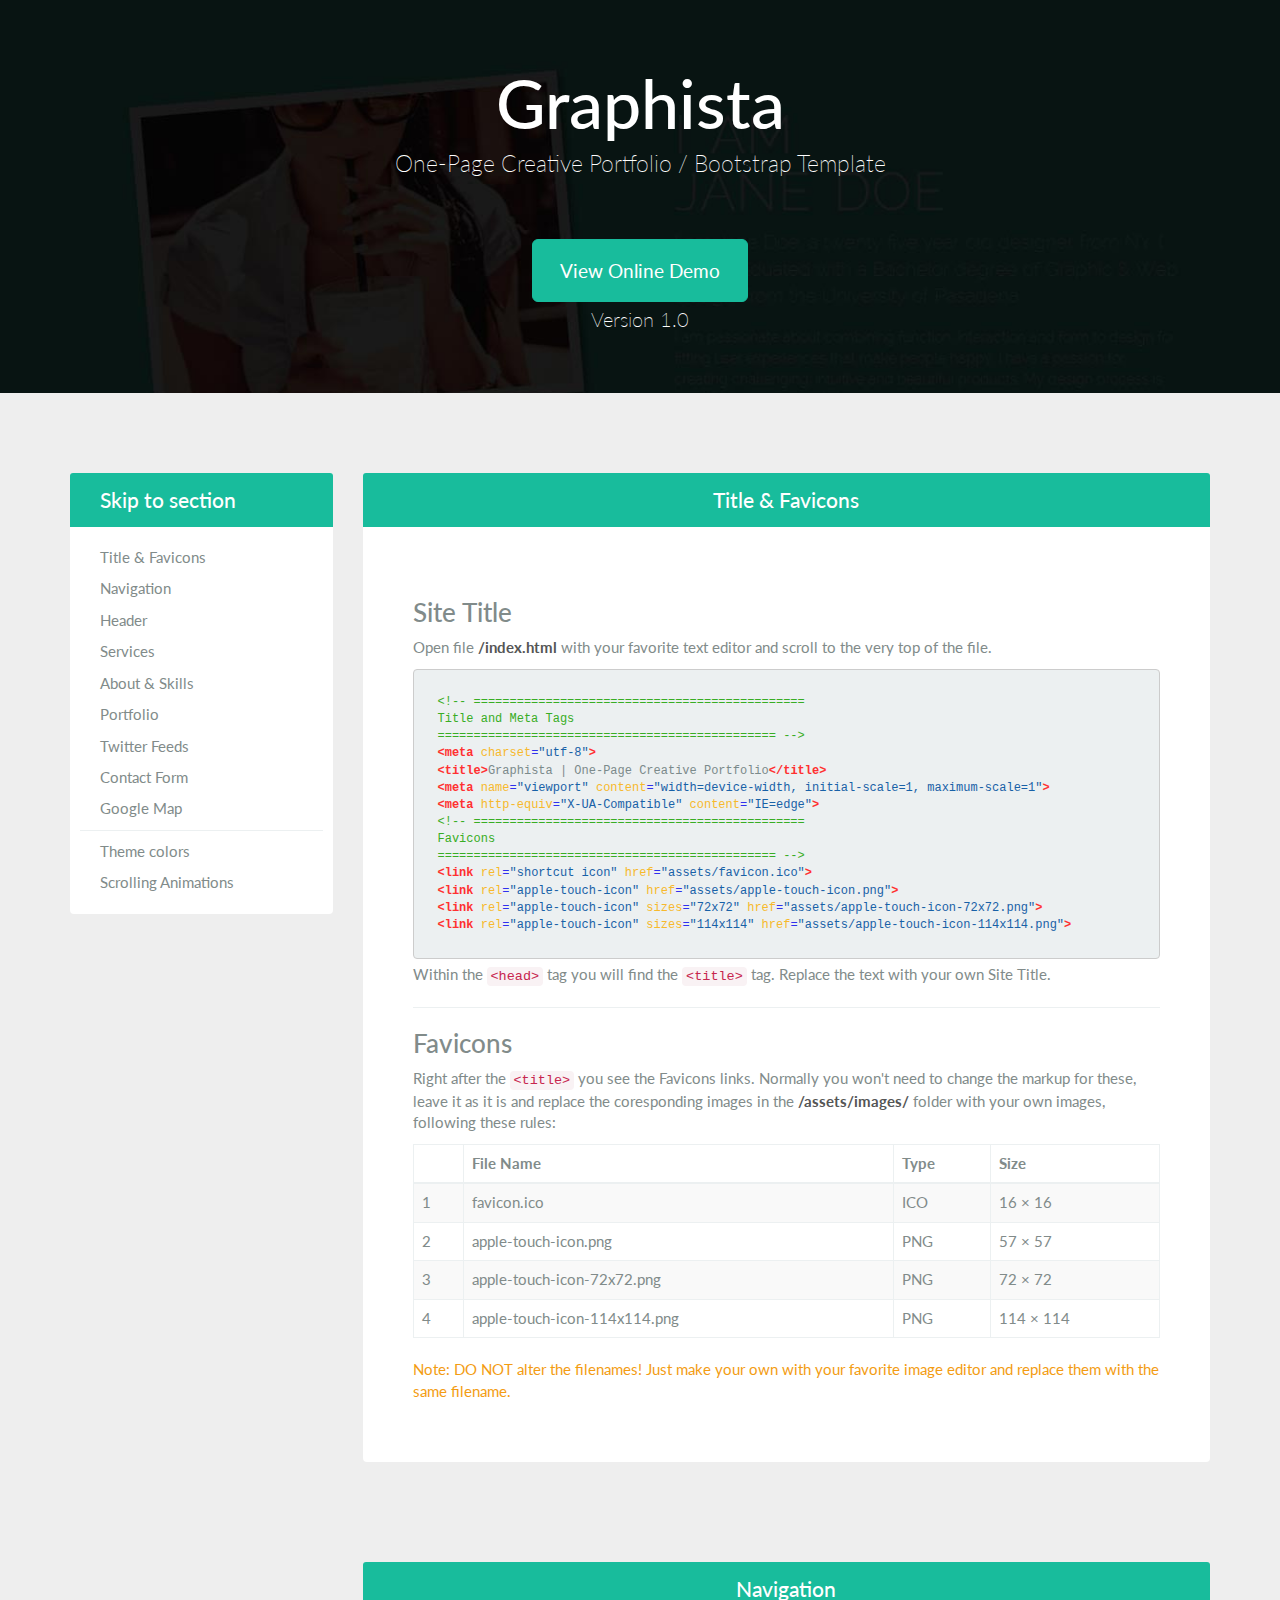
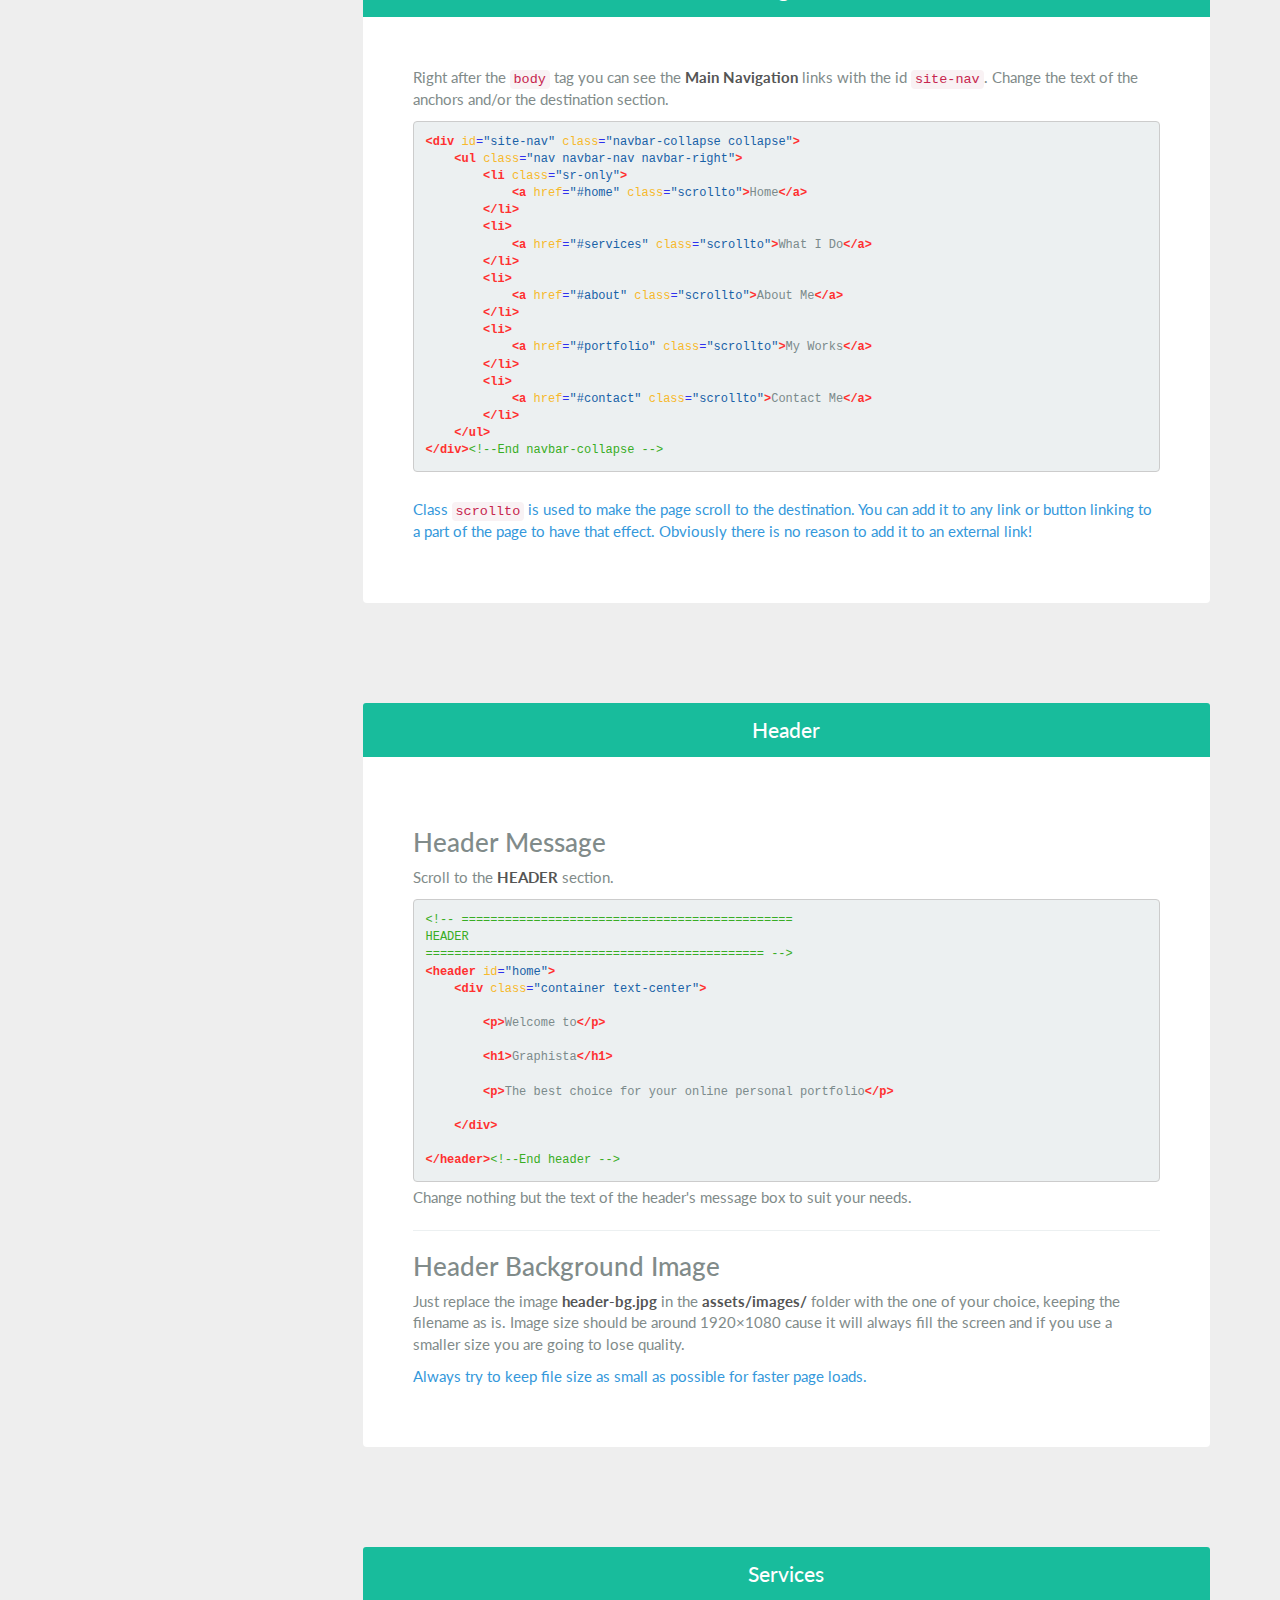
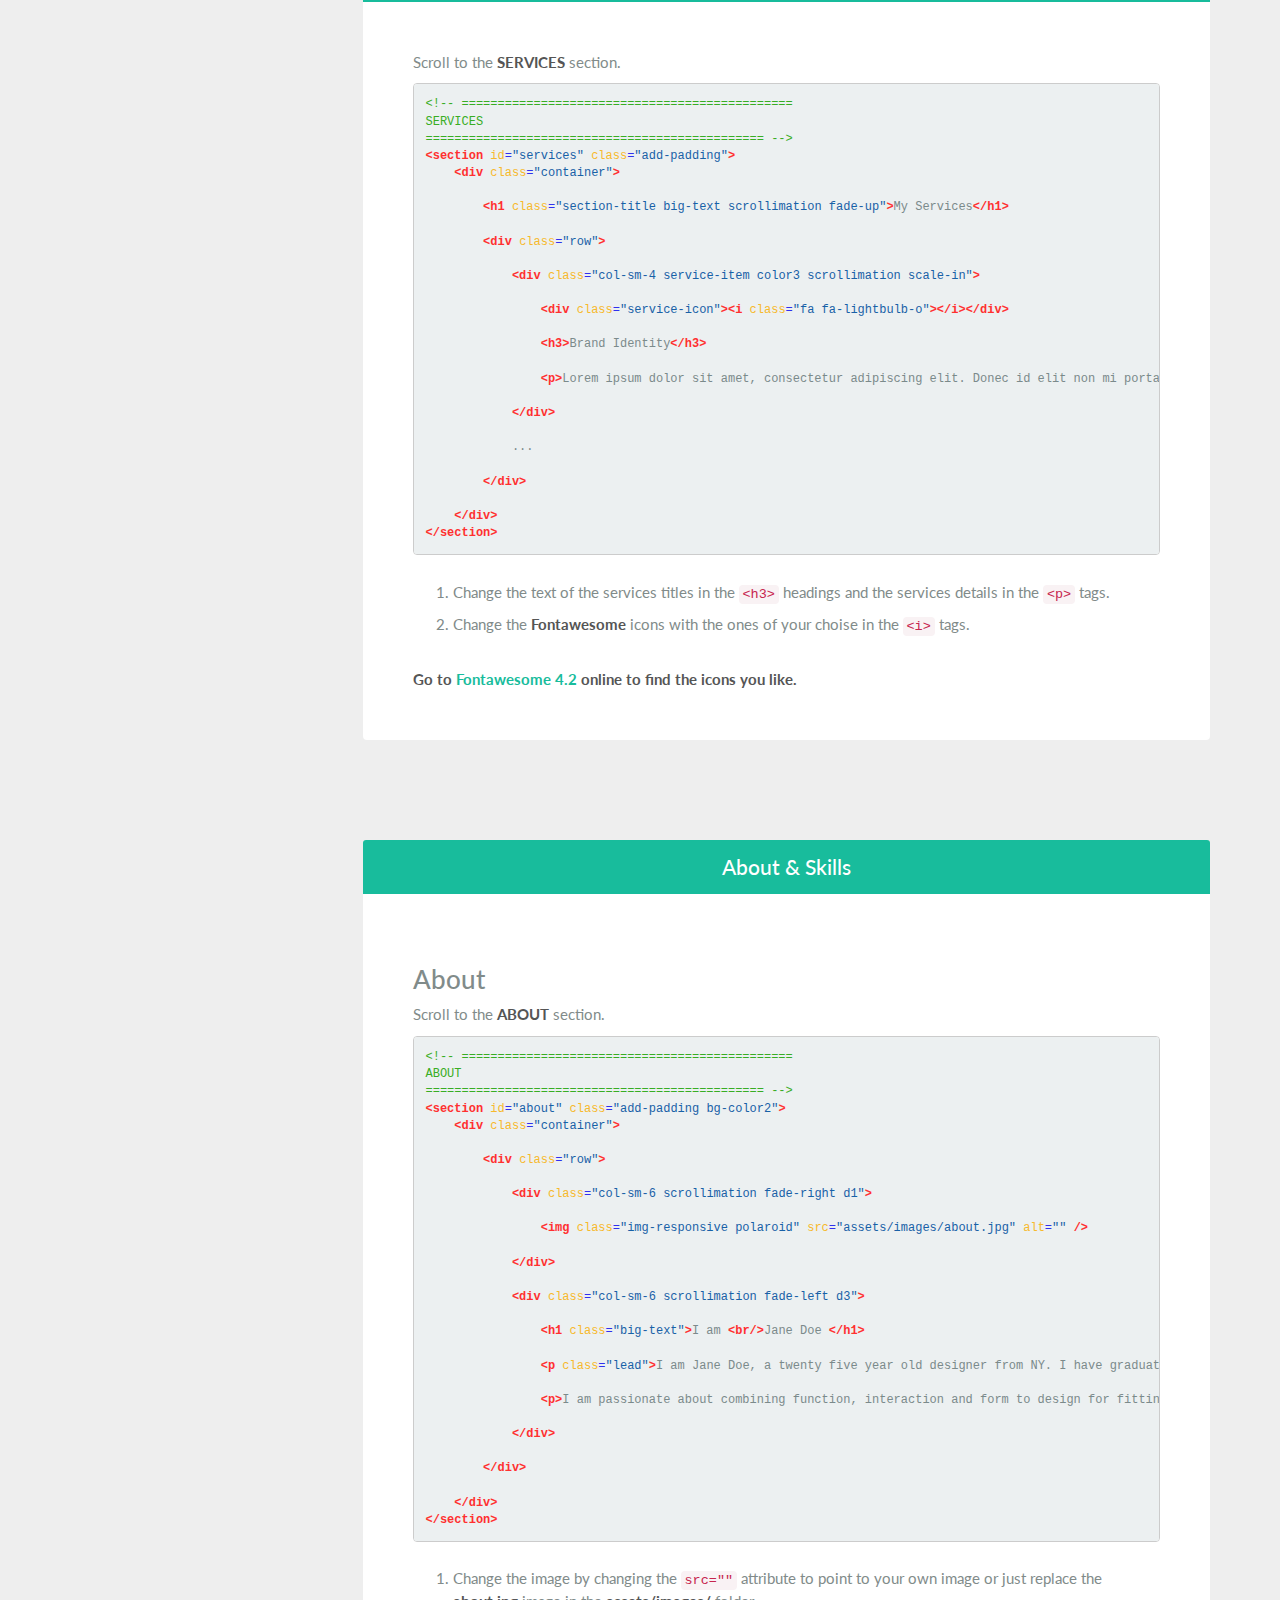
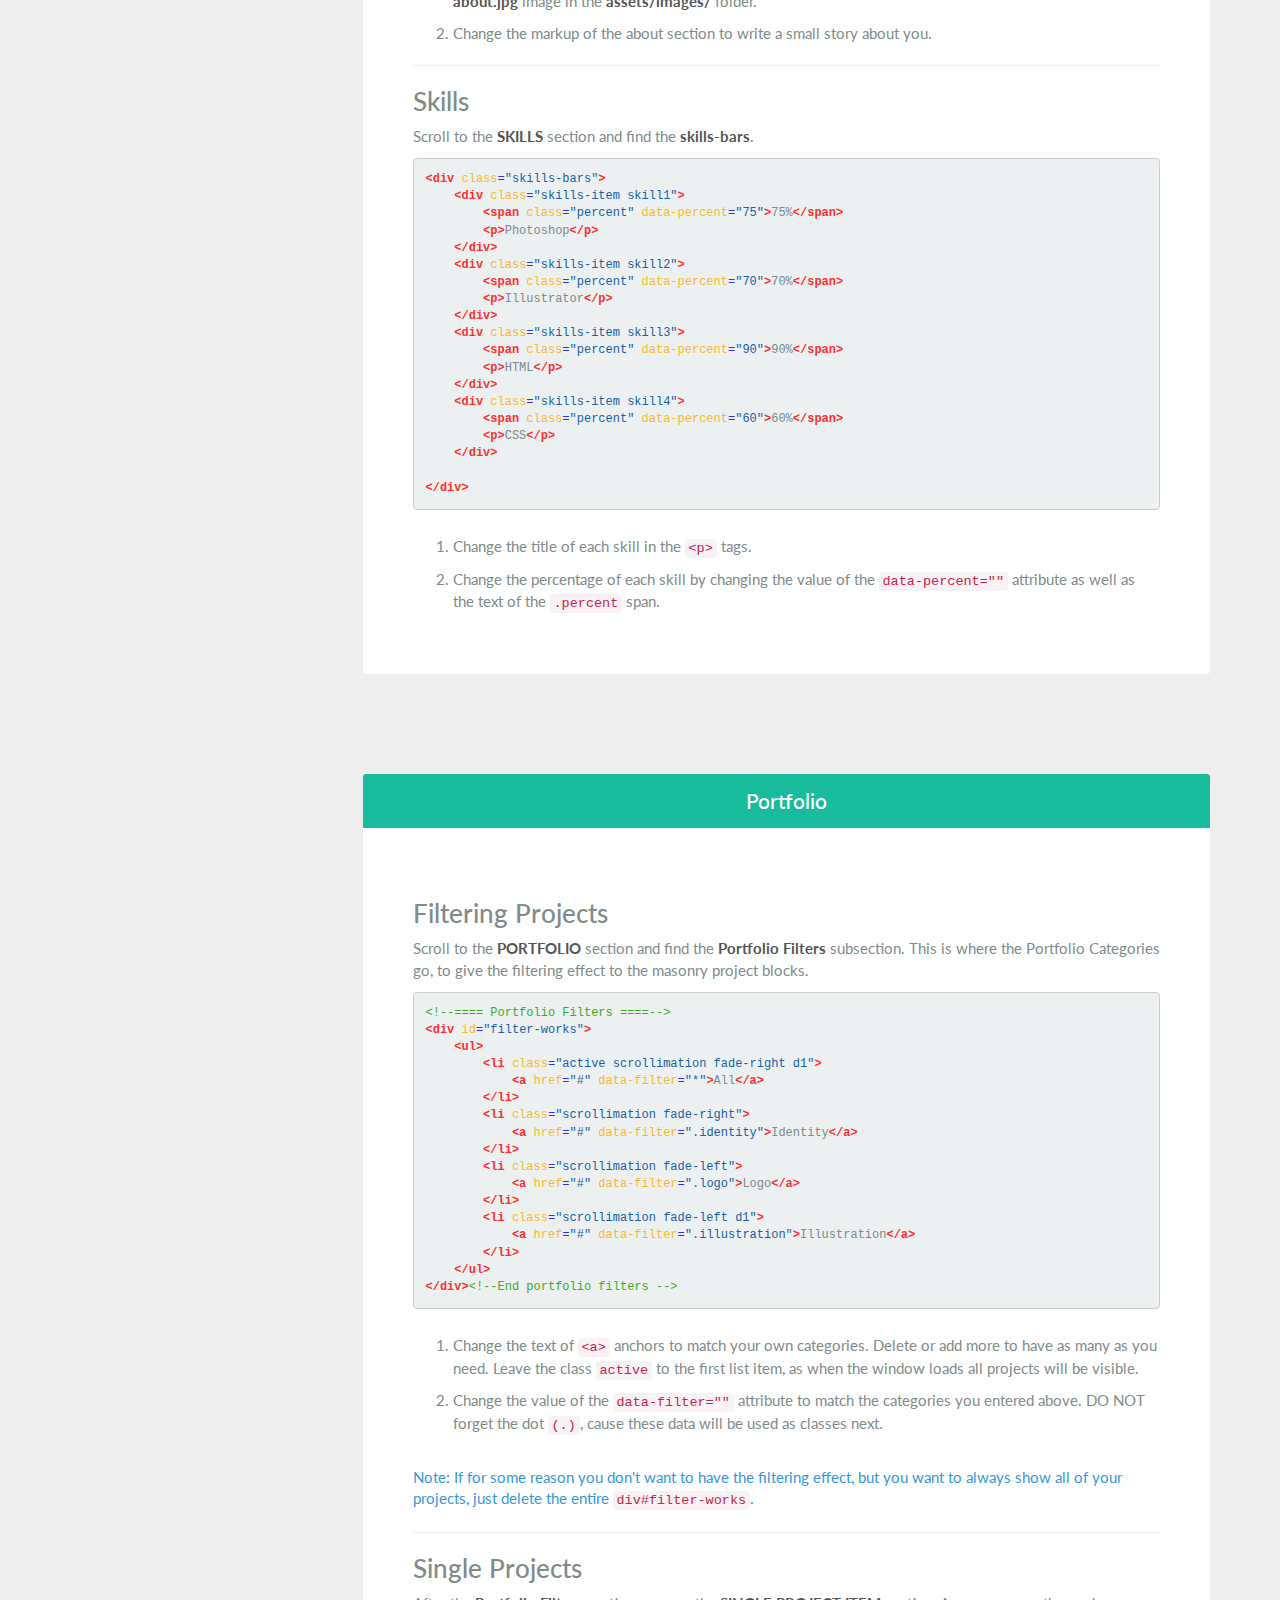
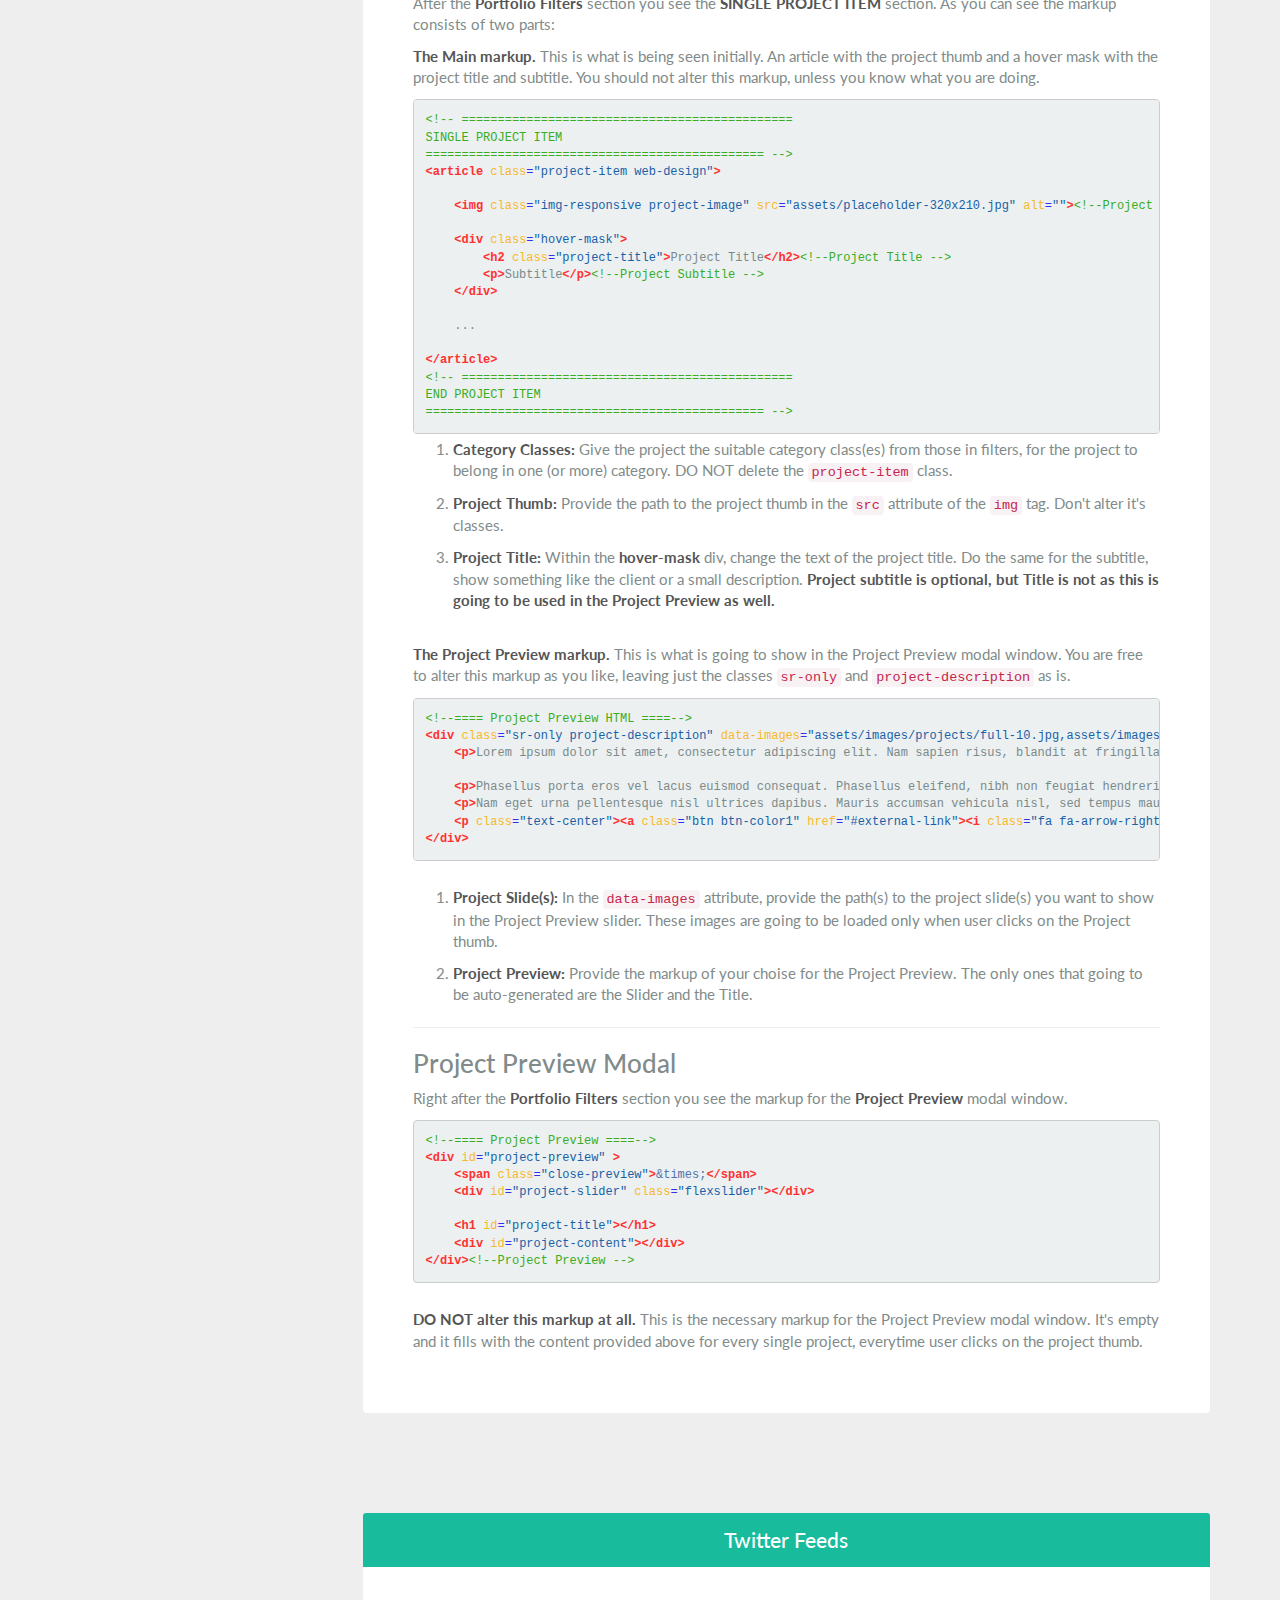
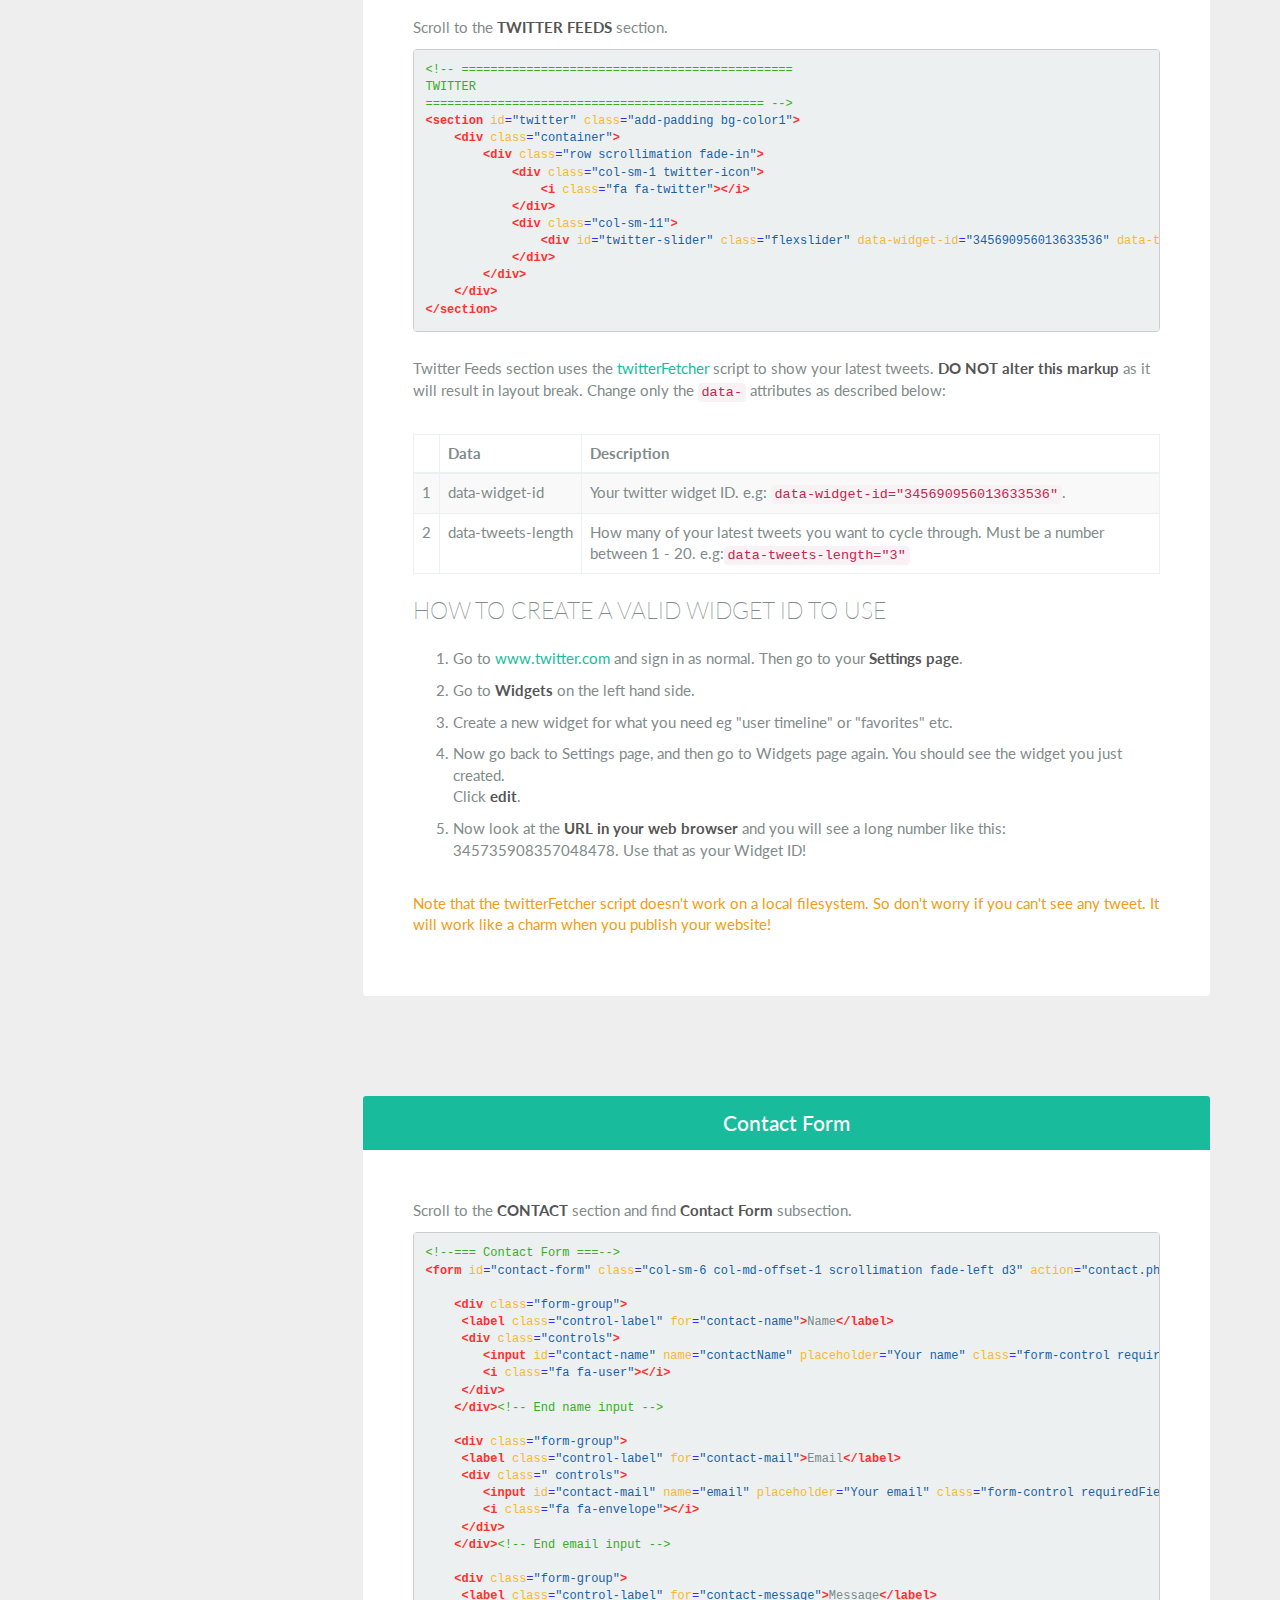
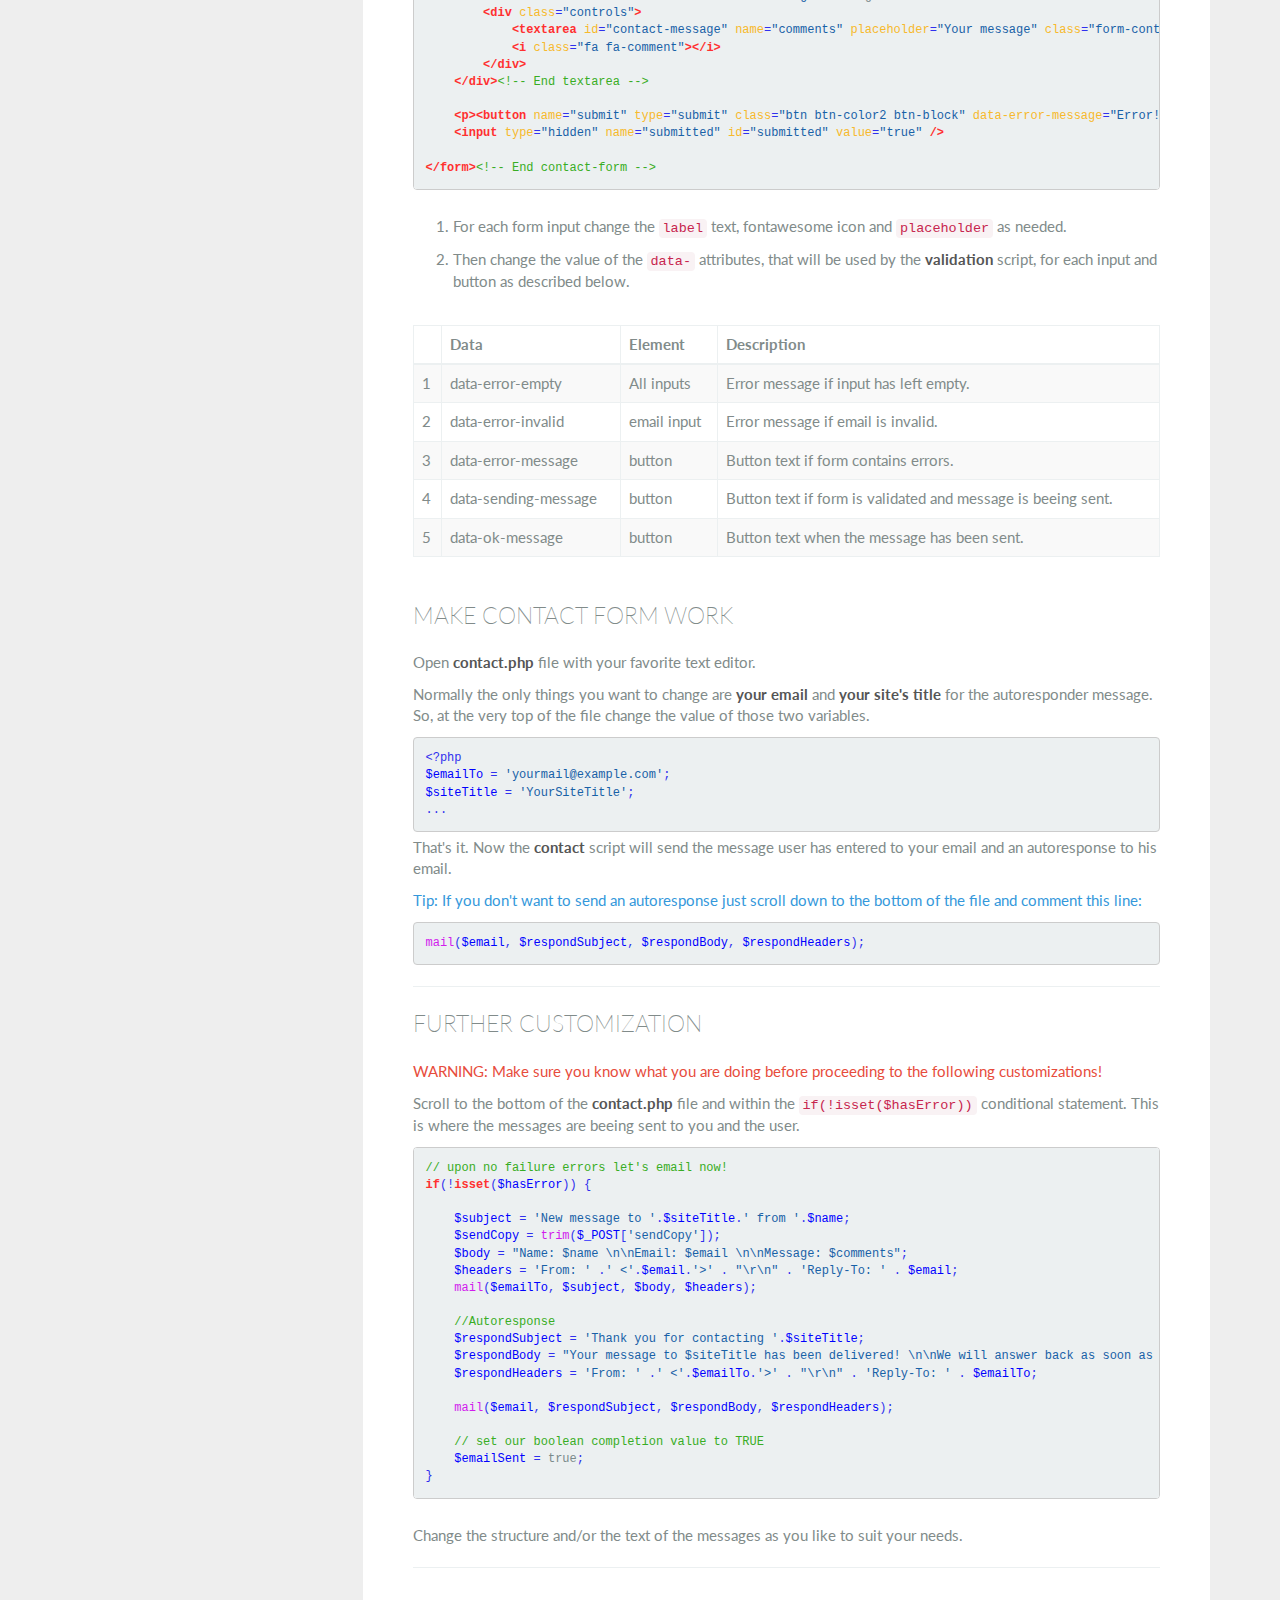
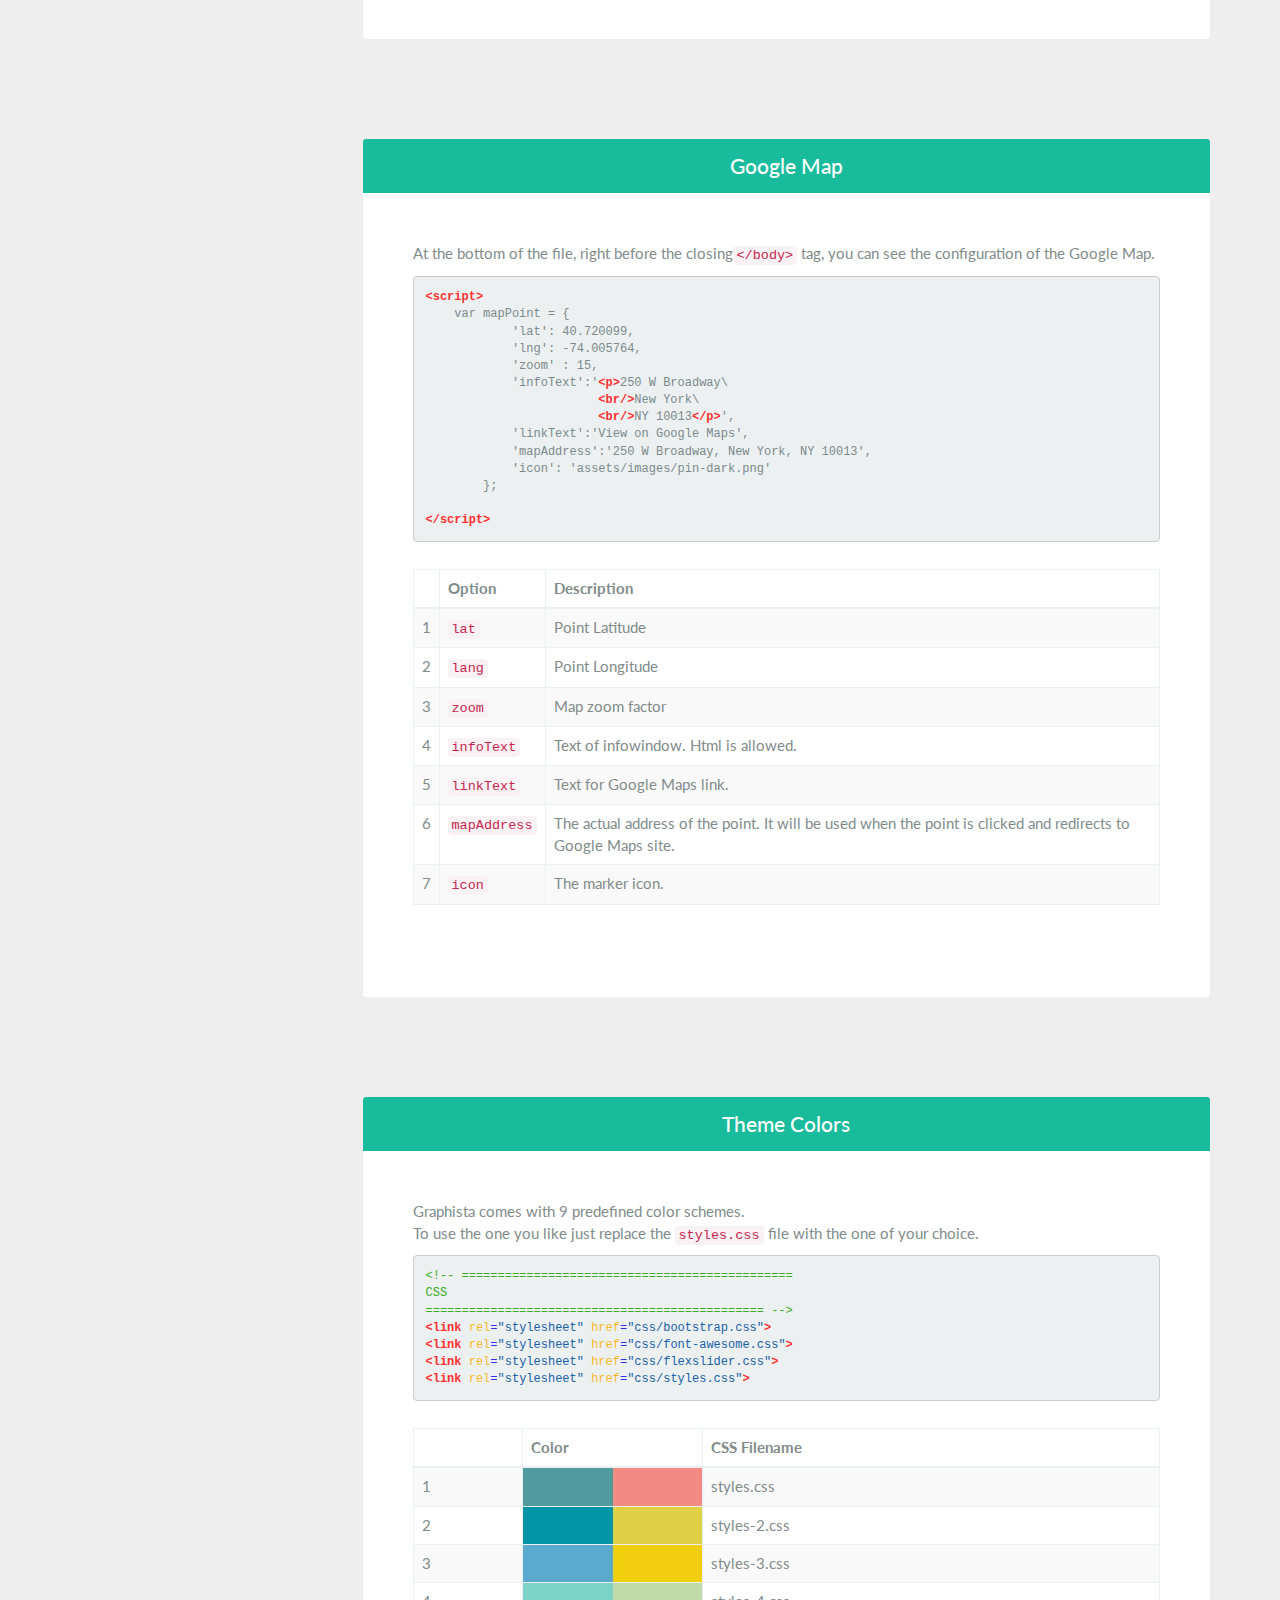
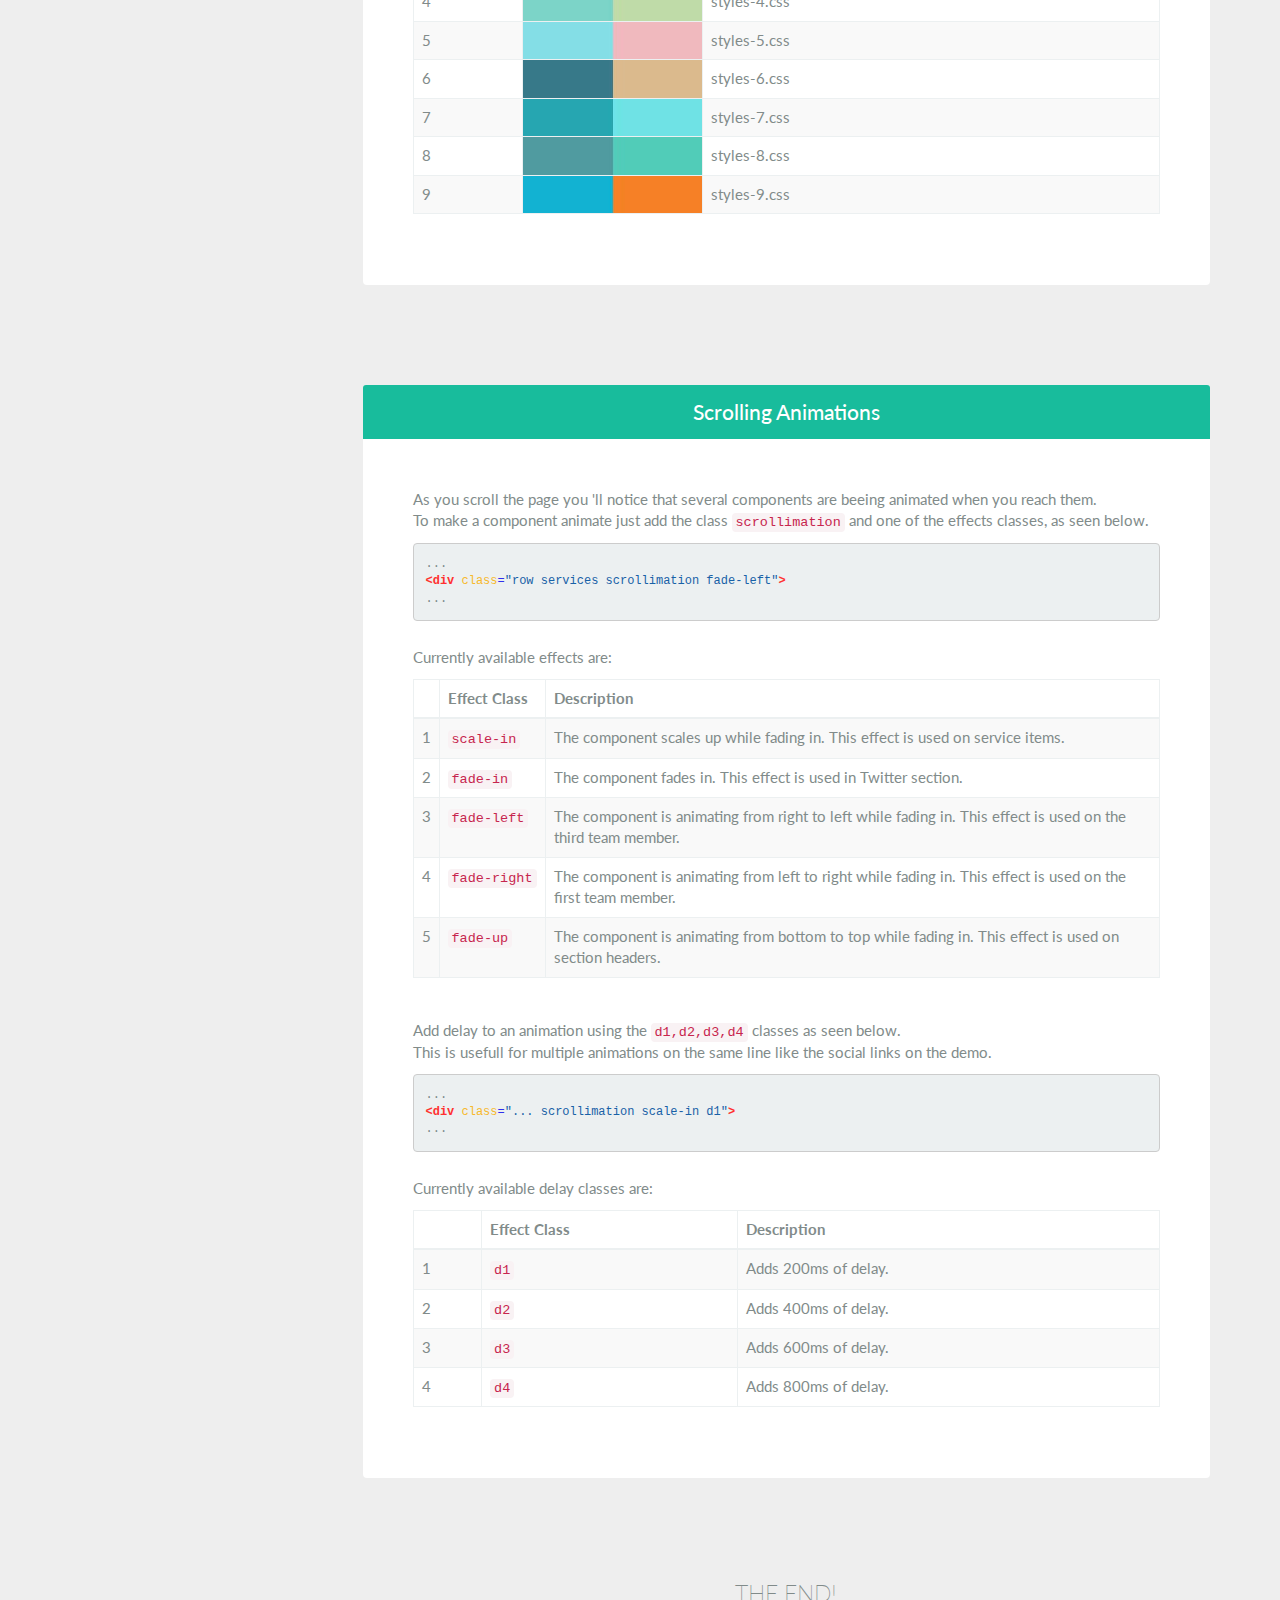
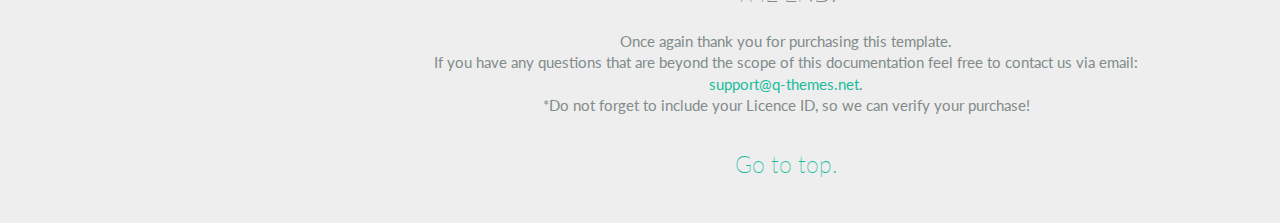
<file: Documentation/index.html>
<!DOCTYPE html>
<html lang="en-US">
	<head>
		<meta charset="utf-8">
		<title>Graphista | Documentation</title>
		<meta name="viewport" content="width=device-width, initial-scale=1, maximum-scale=1">
		<meta http-equiv="X-UA-Compatible" content="IE=edge">
		
		<!-- Stylesheets -->
		<link href="css/main.css" rel="stylesheet" media="screen">
		<link href='http://fonts.googleapis.com/css?family=Lato:400,300,300italic,400italic,700,700italic,900' rel='stylesheet' type='text/css'>
		<link href="css/styles.css" rel="stylesheet" media="screen">
		<link href="css/syntax.css" rel="stylesheet" media="screen">
		<!--[if lt IE 9]>
			<script src="http://html5shim.googlecode.com/svn/trunk/html5.js"></script>
			<script src="js/respond.min.js"></script>
		<![endif]-->
		
	</head>
	
	<body data-spy="scroll" data-target="#sidenav" data-offset="200">
		<div id="top" class="jumbotron">
			<div class="container text-center">
				<h1>Graphista</h1>
				<p>One-Page Creative Portfolio / Bootstrap Template</p>
				<br/>
				<p><a class="btn btn-success btn-lg" href="http://demos.q-themes.net/graphista/" target="_blank">View Online Demo</a><br/><small>Version 1.0</small></p>
			</div>
		</div>
		<div class="container">
		
			<div class="row">
				
				<div id="sidebar" class="col-md-3">
				
					<div class="panel panel-success">
						<div class="panel-heading">
							<h3 class="panel-title">Skip to section</h3>
						</div>
						<div id="sidenav" class="panel-body">
							<ul class="list-unstyled nav sidenav">
								<li><a href="#titleandfavs">Title &amp; Favicons</a></li>
								<li><a href="#logoandnav">Navigation</a></li>
								<li><a href="#header">Header</a></li>
								<li><a href="#services">Services</a></li>
								<li><a href="#aboutandskills">About &amp; Skills</a></li>
								<li><a href="#portfolio">Portfolio</a></li>
								<li><a href="#twitter">Twitter Feeds</a></li>
								<li><a href="#contact">Contact Form</a></li>
								<li><a href="#gmap">Google Map</a></li>
								<hr>
								<li><a href="#colors">Theme colors</a></li>
								<li><a href="#scrollimations">Scrolling Animations</a></li>
							</ul>
						</div>
					</div>
				
				</div>
				
				<div class="col-md-9">
					
					<div id="titleandfavs" class="panel panel-success">
						<div class="panel-heading">
							<h3 class="panel-title">Title &amp; Favicons</h3>
						</div>
						<div class="panel-body">
							<h3>Site Title</h3>
							<p>Open file <strong>/index.html</strong> with your favorite text editor and scroll to the very top of the file. </p>
							<div class="snippet-container"><div class="sh_bright snippet-wrap"><pre class="shi_pre sh_html snippet-formatted sh_sourceCode"><ol class="snippet-num"><li><span class="sh_comment">&lt;!-- ==============================================</span></li><li><span class="sh_comment">Title and Meta Tags</span></li><li><span class="sh_comment">=============================================== --&gt;</span></li><li><span class="sh_keyword">&lt;meta</span> <span class="sh_type">charset</span><span class="sh_symbol">=</span><span class="sh_string">"utf-8"</span><span class="sh_keyword">&gt;</span></li><li><span class="sh_keyword">&lt;title&gt;</span>Graphista | One-Page Creative Portfolio<span class="sh_keyword">&lt;/title&gt;</span></li><li><span class="sh_keyword">&lt;meta</span> <span class="sh_type">name</span><span class="sh_symbol">=</span><span class="sh_string">"viewport"</span> <span class="sh_type">content</span><span class="sh_symbol">=</span><span class="sh_string">"width=device-width, initial-scale=1, maximum-scale=1"</span><span class="sh_keyword">&gt;</span></li><li><span class="sh_keyword">&lt;meta</span> <span class="sh_type">http-equiv</span><span class="sh_symbol">=</span><span class="sh_string">"X-UA-Compatible"</span> <span class="sh_type">content</span><span class="sh_symbol">=</span><span class="sh_string">"IE=edge"</span><span class="sh_keyword">&gt;</span></li><li></li><li><span class="sh_comment">&lt;!-- ==============================================</span></li><li><span class="sh_comment">Favicons</span></li><li><span class="sh_comment">=============================================== --&gt;</span></li><li><span class="sh_keyword">&lt;link</span> <span class="sh_type">rel</span><span class="sh_symbol">=</span><span class="sh_string">"shortcut icon"</span> <span class="sh_type">href</span><span class="sh_symbol">=</span><span class="sh_string">"assets/favicon.ico"</span><span class="sh_keyword">&gt;</span></li><li><span class="sh_keyword">&lt;link</span> <span class="sh_type">rel</span><span class="sh_symbol">=</span><span class="sh_string">"apple-touch-icon"</span> <span class="sh_type">href</span><span class="sh_symbol">=</span><span class="sh_string">"assets/apple-touch-icon.png"</span><span class="sh_keyword">&gt;</span></li><li><span class="sh_keyword">&lt;link</span> <span class="sh_type">rel</span><span class="sh_symbol">=</span><span class="sh_string">"apple-touch-icon"</span> <span class="sh_type">sizes</span><span class="sh_symbol">=</span><span class="sh_string">"72x72"</span> <span class="sh_type">href</span><span class="sh_symbol">=</span><span class="sh_string">"assets/apple-touch-icon-72x72.png"</span><span class="sh_keyword">&gt;</span></li><li><span class="sh_keyword">&lt;link</span> <span class="sh_type">rel</span><span class="sh_symbol">=</span><span class="sh_string">"apple-touch-icon"</span> <span class="sh_type">sizes</span><span class="sh_symbol">=</span><span class="sh_string">"114x114"</span> <span class="sh_type">href</span><span class="sh_symbol">=</span><span class="sh_string">"assets/apple-touch-icon-114x114.png"</span><span class="sh_keyword">&gt;</span></li></ol></pre></div></div>
							<p>Within the <code>&lt;head&gt;</code> tag you will find the <code>&lt;title&gt;</code> tag. Replace the text with your own Site Title.</p>
							<hr>
							<h3>Favicons</h3>
							<p>Right after the <code>&lt;title&gt;</code> you see the Favicons links. Normally you won't need to change the markup for these, leave it as it is and replace the coresponding images in the <strong>/assets/images/</strong> folder with your own images, following these rules:</p>
							<table class="table table-striped table-bordered">
								<thead>
								  <tr>
									<th></th>
									<th>File Name</th>
									<th>Type</th>
									<th>Size</th>
								  </tr>
								</thead>
								<tbody>
								  <tr>
									<td>1</td>
									<td>favicon.ico</td>
									<td>ICO</td>
									<td>16 &times; 16</td>
								  </tr>
								  <tr>
									<td>2</td>
									<td>apple-touch-icon.png</td>
									<td>PNG</td>
									<td>57 &times; 57</td>
								  </tr>
								  <tr>
									<td>3</td>
									<td>apple-touch-icon-72x72.png</td>
									<td>PNG</td>
									<td>72 &times; 72</td>
								  </tr>
								  <tr>
									<td>4</td>
									<td>apple-touch-icon-114x114.png</td>
									<td>PNG</td>
									<td>114 &times; 114</td>
								  </tr>
								</tbody>
							  </table>
							<p class="text-warning">Note: DO NOT alter the filenames! Just make your own with your favorite image editor and replace them with the same filename.</p>
							
						</div>
					</div>
					
					<div id="logoandnav" class="panel panel-success">
						<div class="panel-heading">
							<h3 class="panel-title">Navigation</h3>
						</div>
						<div class="panel-body">
						
							<p>Right after the <code>body</code> tag you can see the <strong>Main Navigation</strong> links with the id <code>site-nav</code>. Change the text of the anchors and/or the destination section.</p>
							<div class="snippet-container"><div class="sh_bright snippet-wrap"><pre class="shi_pre sh_html snippet-formatted sh_sourceCode"><ul class="snippet-no-num"><li><span class="sh_keyword">&lt;div</span> <span class="sh_type">id</span><span class="sh_symbol">=</span><span class="sh_string">"site-nav"</span> <span class="sh_type">class</span><span class="sh_symbol">=</span><span class="sh_string">"navbar-collapse collapse"</span><span class="sh_keyword">&gt;</span></li><li>&nbsp;&nbsp;&nbsp;&nbsp;<span class="sh_keyword">&lt;ul</span> <span class="sh_type">class</span><span class="sh_symbol">=</span><span class="sh_string">"nav navbar-nav navbar-right"</span><span class="sh_keyword">&gt;</span></li><li>&nbsp;&nbsp;&nbsp;&nbsp;&nbsp;&nbsp;&nbsp;&nbsp;<span class="sh_keyword">&lt;li</span> <span class="sh_type">class</span><span class="sh_symbol">=</span><span class="sh_string">"sr-only"</span><span class="sh_keyword">&gt;</span></li><li>&nbsp;&nbsp;&nbsp;&nbsp;&nbsp;&nbsp;&nbsp;&nbsp;&nbsp;&nbsp;&nbsp;&nbsp;<span class="sh_keyword">&lt;a</span> <span class="sh_type">href</span><span class="sh_symbol">=</span><span class="sh_string">"#home"</span> <span class="sh_type">class</span><span class="sh_symbol">=</span><span class="sh_string">"scrollto"</span><span class="sh_keyword">&gt;</span>Home<span class="sh_keyword">&lt;/a&gt;</span></li><li>&nbsp;&nbsp;&nbsp;&nbsp;&nbsp;&nbsp;&nbsp;&nbsp;<span class="sh_keyword">&lt;/li&gt;</span></li><li>&nbsp;&nbsp;&nbsp;&nbsp;&nbsp;&nbsp;&nbsp;&nbsp;<span class="sh_keyword">&lt;li&gt;</span></li><li>&nbsp;&nbsp;&nbsp;&nbsp;&nbsp;&nbsp;&nbsp;&nbsp;&nbsp;&nbsp;&nbsp;&nbsp;<span class="sh_keyword">&lt;a</span> <span class="sh_type">href</span><span class="sh_symbol">=</span><span class="sh_string">"#services"</span> <span class="sh_type">class</span><span class="sh_symbol">=</span><span class="sh_string">"scrollto"</span><span class="sh_keyword">&gt;</span>What I Do<span class="sh_keyword">&lt;/a&gt;</span></li><li>&nbsp;&nbsp;&nbsp;&nbsp;&nbsp;&nbsp;&nbsp;&nbsp;<span class="sh_keyword">&lt;/li&gt;</span></li><li>&nbsp;&nbsp;&nbsp;&nbsp;&nbsp;&nbsp;&nbsp;&nbsp;<span class="sh_keyword">&lt;li&gt;</span></li><li>&nbsp;&nbsp;&nbsp;&nbsp;&nbsp;&nbsp;&nbsp;&nbsp;&nbsp;&nbsp;&nbsp;&nbsp;<span class="sh_keyword">&lt;a</span> <span class="sh_type">href</span><span class="sh_symbol">=</span><span class="sh_string">"#about"</span> <span class="sh_type">class</span><span class="sh_symbol">=</span><span class="sh_string">"scrollto"</span><span class="sh_keyword">&gt;</span>About Me<span class="sh_keyword">&lt;/a&gt;</span></li><li>&nbsp;&nbsp;&nbsp;&nbsp;&nbsp;&nbsp;&nbsp;&nbsp;<span class="sh_keyword">&lt;/li&gt;</span></li><li>&nbsp;&nbsp;&nbsp;&nbsp;&nbsp;&nbsp;&nbsp;&nbsp;<span class="sh_keyword">&lt;li&gt;</span></li><li>&nbsp;&nbsp;&nbsp;&nbsp;&nbsp;&nbsp;&nbsp;&nbsp;&nbsp;&nbsp;&nbsp;&nbsp;<span class="sh_keyword">&lt;a</span> <span class="sh_type">href</span><span class="sh_symbol">=</span><span class="sh_string">"#portfolio"</span> <span class="sh_type">class</span><span class="sh_symbol">=</span><span class="sh_string">"scrollto"</span><span class="sh_keyword">&gt;</span>My Works<span class="sh_keyword">&lt;/a&gt;</span></li><li>&nbsp;&nbsp;&nbsp;&nbsp;&nbsp;&nbsp;&nbsp;&nbsp;<span class="sh_keyword">&lt;/li&gt;</span></li><li>&nbsp;&nbsp;&nbsp;&nbsp;&nbsp;&nbsp;&nbsp;&nbsp;<span class="sh_keyword">&lt;li&gt;</span></li><li>&nbsp;&nbsp;&nbsp;&nbsp;&nbsp;&nbsp;&nbsp;&nbsp;&nbsp;&nbsp;&nbsp;&nbsp;<span class="sh_keyword">&lt;a</span> <span class="sh_type">href</span><span class="sh_symbol">=</span><span class="sh_string">"#contact"</span> <span class="sh_type">class</span><span class="sh_symbol">=</span><span class="sh_string">"scrollto"</span><span class="sh_keyword">&gt;</span>Contact Me<span class="sh_keyword">&lt;/a&gt;</span></li><li>&nbsp;&nbsp;&nbsp;&nbsp;&nbsp;&nbsp;&nbsp;&nbsp;<span class="sh_keyword">&lt;/li&gt;</span></li><li>&nbsp;&nbsp;&nbsp;&nbsp;<span class="sh_keyword">&lt;/ul&gt;</span></li><li><span class="sh_keyword">&lt;/div&gt;</span><span class="sh_comment">&lt;!--End navbar-collapse --&gt;</span></li></ul></pre></div></div>
							<br/>
							<p class="text-info">Class <code>scrollto</code> is used to make the page scroll to the destination. You can add it to any link or button linking to a part of the page to have that effect. Obviously there is no reason to add it to an external link!</p>
							
						</div>
					</div>
					
					<div id="header" class="panel panel-success">
						<div class="panel-heading">
							<h3 class="panel-title">Header</h3>
						</div>
						<div class="panel-body">
							<h3>Header Message</h3>
							<p>Scroll to the <strong>HEADER</strong> section.</p>
							<div class="snippet-container"><div class="sh_bright snippet-wrap"><pre class="shi_pre sh_html snippet-formatted sh_sourceCode"><ul class="snippet-no-num"><li><span class="sh_comment">&lt;!-- ==============================================</span></li><li><span class="sh_comment">HEADER</span></li><li><span class="sh_comment">=============================================== --&gt;</span></li><li><span class="sh_keyword">&lt;header</span> <span class="sh_type">id</span><span class="sh_symbol">=</span><span class="sh_string">"home"</span><span class="sh_keyword">&gt;</span></li><li></li><li>&nbsp;&nbsp;&nbsp;&nbsp;<span class="sh_keyword">&lt;div</span> <span class="sh_type">class</span><span class="sh_symbol">=</span><span class="sh_string">"container text-center"</span><span class="sh_keyword">&gt;</span></li><li>&nbsp;&nbsp;&nbsp;&nbsp;</li><li>&nbsp;&nbsp;&nbsp;&nbsp;&nbsp;&nbsp;&nbsp;&nbsp;<span class="sh_keyword">&lt;p&gt;</span>Welcome to<span class="sh_keyword">&lt;/p&gt;</span></li><li>&nbsp;&nbsp;&nbsp;&nbsp;&nbsp;&nbsp;&nbsp;&nbsp;</li><li>&nbsp;&nbsp;&nbsp;&nbsp;&nbsp;&nbsp;&nbsp;&nbsp;<span class="sh_keyword">&lt;h1&gt;</span>Graphista<span class="sh_keyword">&lt;/h1&gt;</span></li><li>&nbsp;&nbsp;&nbsp;&nbsp;&nbsp;&nbsp;&nbsp;&nbsp;</li><li>&nbsp;&nbsp;&nbsp;&nbsp;&nbsp;&nbsp;&nbsp;&nbsp;<span class="sh_keyword">&lt;p&gt;</span>The best choice for your online personal portfolio<span class="sh_keyword">&lt;/p&gt;</span></li><li>&nbsp;&nbsp;&nbsp;&nbsp;</li><li>&nbsp;&nbsp;&nbsp;&nbsp;<span class="sh_keyword">&lt;/div&gt;</span></li><li>&nbsp;&nbsp;&nbsp;&nbsp;</li><li><span class="sh_keyword">&lt;/header&gt;</span><span class="sh_comment">&lt;!--End header --&gt;</span></li></ul></pre></div></div>
							<p>Change nothing but the text of the header's message box to suit your needs.</p>
							
							<hr>
							<h3>Header Background Image</h3>
							<p>Just replace the image  <strong>header-bg.jpg</strong> in the <strong>assets/images/</strong> folder with the one of your choice, keeping the filename as is. Image size should be around 1920&times;1080 cause it will always fill the screen and if you use a smaller size you are going to lose quality.</p>
							<p class="text-info">Always try to keep file size as small as possible for faster page loads.</p>
						</div>
					</div>
					
					<div id="services" class="panel panel-success">
						<div class="panel-heading">
							<h3 class="panel-title">Services</h3>
						</div>
						<div class="panel-body">
							<p>Scroll to the <strong>SERVICES</strong> section.</p>
							<div class="snippet-container"><div class="sh_bright snippet-wrap"><pre class="shi_pre sh_html snippet-formatted sh_sourceCode"><ul class="snippet-no-num"><li></li><li><span class="sh_comment">&lt;!-- ==============================================</span></li><li><span class="sh_comment">SERVICES</span></li><li><span class="sh_comment">=============================================== --&gt;</span></li><li><span class="sh_keyword">&lt;section</span> <span class="sh_type">id</span><span class="sh_symbol">=</span><span class="sh_string">"services"</span> <span class="sh_type">class</span><span class="sh_symbol">=</span><span class="sh_string">"add-padding"</span><span class="sh_keyword">&gt;</span></li><li></li><li>&nbsp;&nbsp;&nbsp;&nbsp;<span class="sh_keyword">&lt;div</span> <span class="sh_type">class</span><span class="sh_symbol">=</span><span class="sh_string">"container"</span><span class="sh_keyword">&gt;</span></li><li>&nbsp;&nbsp;&nbsp;&nbsp;&nbsp;&nbsp;&nbsp;&nbsp;</li><li>&nbsp;&nbsp;&nbsp;&nbsp;&nbsp;&nbsp;&nbsp;&nbsp;<span class="sh_keyword">&lt;h1</span> <span class="sh_type">class</span><span class="sh_symbol">=</span><span class="sh_string">"section-title big-text scrollimation fade-up"</span><span class="sh_keyword">&gt;</span>My Services<span class="sh_keyword">&lt;/h1&gt;</span></li><li>&nbsp;&nbsp;&nbsp;&nbsp;&nbsp;&nbsp;&nbsp;&nbsp;</li><li>&nbsp;&nbsp;&nbsp;&nbsp;&nbsp;&nbsp;&nbsp;&nbsp;<span class="sh_keyword">&lt;div</span> <span class="sh_type">class</span><span class="sh_symbol">=</span><span class="sh_string">"row"</span><span class="sh_keyword">&gt;</span></li><li>&nbsp;&nbsp;&nbsp;&nbsp;&nbsp;&nbsp;&nbsp;&nbsp;</li><li>&nbsp;&nbsp;&nbsp;&nbsp;&nbsp;&nbsp;&nbsp;&nbsp;&nbsp;&nbsp;&nbsp;&nbsp;<span class="sh_keyword">&lt;div</span> <span class="sh_type">class</span><span class="sh_symbol">=</span><span class="sh_string">"col-sm-4 service-item color3 scrollimation scale-in"</span><span class="sh_keyword">&gt;</span></li><li>&nbsp;&nbsp;&nbsp;&nbsp;&nbsp;&nbsp;&nbsp;&nbsp;&nbsp;&nbsp;&nbsp;&nbsp;</li><li>&nbsp;&nbsp;&nbsp;&nbsp;&nbsp;&nbsp;&nbsp;&nbsp;&nbsp;&nbsp;&nbsp;&nbsp;&nbsp;&nbsp;&nbsp;&nbsp;<span class="sh_keyword">&lt;div</span> <span class="sh_type">class</span><span class="sh_symbol">=</span><span class="sh_string">"service-icon"</span><span class="sh_keyword">&gt;&lt;i</span> <span class="sh_type">class</span><span class="sh_symbol">=</span><span class="sh_string">"fa fa-lightbulb-o"</span><span class="sh_keyword">&gt;&lt;/i&gt;&lt;/div&gt;</span></li><li>&nbsp;&nbsp;&nbsp;&nbsp;&nbsp;&nbsp;&nbsp;&nbsp;&nbsp;&nbsp;&nbsp;&nbsp;&nbsp;&nbsp;&nbsp;&nbsp;</li><li>&nbsp;&nbsp;&nbsp;&nbsp;&nbsp;&nbsp;&nbsp;&nbsp;&nbsp;&nbsp;&nbsp;&nbsp;&nbsp;&nbsp;&nbsp;&nbsp;<span class="sh_keyword">&lt;h3&gt;</span>Brand Identity<span class="sh_keyword">&lt;/h3&gt;</span></li><li>&nbsp;&nbsp;&nbsp;&nbsp;&nbsp;&nbsp;&nbsp;&nbsp;&nbsp;&nbsp;&nbsp;&nbsp;&nbsp;&nbsp;&nbsp;&nbsp;</li><li>&nbsp;&nbsp;&nbsp;&nbsp;&nbsp;&nbsp;&nbsp;&nbsp;&nbsp;&nbsp;&nbsp;&nbsp;&nbsp;&nbsp;&nbsp;&nbsp;<span class="sh_keyword">&lt;p&gt;</span>Lorem ipsum dolor sit amet, consectetur adipiscing elit. Donec id elit non mi porta gravida at eget metus. Fusce dapibus, tellus ac cursus commodo.<span class="sh_keyword">&lt;/p&gt;</span></li><li>&nbsp;&nbsp;&nbsp;&nbsp;&nbsp;&nbsp;&nbsp;&nbsp;&nbsp;&nbsp;&nbsp;&nbsp;&nbsp;&nbsp;&nbsp;&nbsp;</li><li>&nbsp;&nbsp;&nbsp;&nbsp;&nbsp;&nbsp;&nbsp;&nbsp;&nbsp;&nbsp;&nbsp;&nbsp;<span class="sh_keyword">&lt;/div&gt;</span></li><li>&nbsp;&nbsp;&nbsp;&nbsp;&nbsp;&nbsp;&nbsp;&nbsp;&nbsp;&nbsp;&nbsp;&nbsp;</li><li>&nbsp;&nbsp;&nbsp;&nbsp;&nbsp;&nbsp;&nbsp;&nbsp;&nbsp;&nbsp;&nbsp;&nbsp;...</li><li>&nbsp;&nbsp;&nbsp;&nbsp;&nbsp;&nbsp;&nbsp;&nbsp;&nbsp;&nbsp;&nbsp;&nbsp;</li><li>&nbsp;&nbsp;&nbsp;&nbsp;&nbsp;&nbsp;&nbsp;&nbsp;<span class="sh_keyword">&lt;/div&gt;</span></li><li>&nbsp;&nbsp;&nbsp;&nbsp;&nbsp;&nbsp;&nbsp;&nbsp;</li><li>&nbsp;&nbsp;&nbsp;&nbsp;<span class="sh_keyword">&lt;/div&gt;</span></li><li></li><li><span class="sh_keyword">&lt;/section&gt;</span></li></ul></pre></div></div>
							<br/>
							<ol>
								<li>
									<p>Change the text of the services titles in the <code>&lt;h3&gt;</code> headings and the services details in the <code>&lt;p&gt;</code> tags.</p>
								</li>
								<li>
									<p>Change the <strong>Fontawesome</strong> icons with the ones of your choise in the <code>&lt;i&gt;</code> tags.</p>
								</li>
							</ol>
							<br/>
							<strong>Go to <a href="http://fortawesome.github.io/Font-Awesome/icons/" target="_blank">Fontawesome 4.2</a> online to find the icons you like.</strong>
						</div>
					</div>
					
					<div id="aboutandskills" class="panel panel-success">
						<div class="panel-heading">
							<h3 class="panel-title">About &amp; Skills</h3>
						</div>
						<div class="panel-body">
							<h3>About</h3>
							<p>Scroll to the <strong>ABOUT</strong> section.</p>
							<div class="snippet-container"><div class="sh_bright snippet-wrap"><pre class="shi_pre sh_html snippet-formatted sh_sourceCode"><ul class="snippet-no-num"><li></li><li><span class="sh_comment">&lt;!-- ==============================================</span></li><li><span class="sh_comment">ABOUT</span></li><li><span class="sh_comment">=============================================== --&gt;</span></li><li><span class="sh_keyword">&lt;section</span> <span class="sh_type">id</span><span class="sh_symbol">=</span><span class="sh_string">"about"</span> <span class="sh_type">class</span><span class="sh_symbol">=</span><span class="sh_string">"add-padding bg-color2"</span><span class="sh_keyword">&gt;</span></li><li></li><li>&nbsp;&nbsp;&nbsp;&nbsp;<span class="sh_keyword">&lt;div</span> <span class="sh_type">class</span><span class="sh_symbol">=</span><span class="sh_string">"container"</span><span class="sh_keyword">&gt;</span></li><li>&nbsp;&nbsp;&nbsp;&nbsp;&nbsp;&nbsp;&nbsp;&nbsp;</li><li>&nbsp;&nbsp;&nbsp;&nbsp;&nbsp;&nbsp;&nbsp;&nbsp;<span class="sh_keyword">&lt;div</span> <span class="sh_type">class</span><span class="sh_symbol">=</span><span class="sh_string">"row"</span><span class="sh_keyword">&gt;</span></li><li>&nbsp;&nbsp;&nbsp;&nbsp;&nbsp;&nbsp;&nbsp;&nbsp;</li><li>&nbsp;&nbsp;&nbsp;&nbsp;&nbsp;&nbsp;&nbsp;&nbsp;&nbsp;&nbsp;&nbsp;&nbsp;<span class="sh_keyword">&lt;div</span> <span class="sh_type">class</span><span class="sh_symbol">=</span><span class="sh_string">"col-sm-6 scrollimation fade-right d1"</span><span class="sh_keyword">&gt;</span></li><li>&nbsp;&nbsp;&nbsp;&nbsp;&nbsp;&nbsp;&nbsp;&nbsp;&nbsp;&nbsp;&nbsp;&nbsp;</li><li>&nbsp;&nbsp;&nbsp;&nbsp;&nbsp;&nbsp;&nbsp;&nbsp;&nbsp;&nbsp;&nbsp;&nbsp;&nbsp;&nbsp;&nbsp;&nbsp;<span class="sh_keyword">&lt;img</span> <span class="sh_type">class</span><span class="sh_symbol">=</span><span class="sh_string">"img-responsive polaroid"</span> <span class="sh_type">src</span><span class="sh_symbol">=</span><span class="sh_string">"assets/images/about.jpg"</span> <span class="sh_type">alt</span><span class="sh_symbol">=</span><span class="sh_string">""</span> <span class="sh_keyword">/&gt;</span></li><li>&nbsp;&nbsp;&nbsp;&nbsp;&nbsp;&nbsp;&nbsp;&nbsp;&nbsp;&nbsp;&nbsp;&nbsp;</li><li>&nbsp;&nbsp;&nbsp;&nbsp;&nbsp;&nbsp;&nbsp;&nbsp;&nbsp;&nbsp;&nbsp;&nbsp;<span class="sh_keyword">&lt;/div&gt;</span></li><li>&nbsp;&nbsp;&nbsp;&nbsp;&nbsp;&nbsp;&nbsp;&nbsp;&nbsp;&nbsp;&nbsp;&nbsp;</li><li>&nbsp;&nbsp;&nbsp;&nbsp;&nbsp;&nbsp;&nbsp;&nbsp;&nbsp;&nbsp;&nbsp;&nbsp;<span class="sh_keyword">&lt;div</span> <span class="sh_type">class</span><span class="sh_symbol">=</span><span class="sh_string">"col-sm-6 scrollimation fade-left d3"</span><span class="sh_keyword">&gt;</span></li><li>&nbsp;&nbsp;&nbsp;&nbsp;&nbsp;&nbsp;&nbsp;&nbsp;&nbsp;&nbsp;&nbsp;&nbsp;</li><li>&nbsp;&nbsp;&nbsp;&nbsp;&nbsp;&nbsp;&nbsp;&nbsp;&nbsp;&nbsp;&nbsp;&nbsp;&nbsp;&nbsp;&nbsp;&nbsp;<span class="sh_keyword">&lt;h1</span> <span class="sh_type">class</span><span class="sh_symbol">=</span><span class="sh_string">"big-text"</span><span class="sh_keyword">&gt;</span>I am <span class="sh_keyword">&lt;br/&gt;</span>Jane Doe <span class="sh_keyword">&lt;/h1&gt;</span></li><li>&nbsp;&nbsp;&nbsp;&nbsp;&nbsp;&nbsp;&nbsp;&nbsp;&nbsp;&nbsp;&nbsp;&nbsp;&nbsp;&nbsp;&nbsp;&nbsp;</li><li>&nbsp;&nbsp;&nbsp;&nbsp;&nbsp;&nbsp;&nbsp;&nbsp;&nbsp;&nbsp;&nbsp;&nbsp;&nbsp;&nbsp;&nbsp;&nbsp;<span class="sh_keyword">&lt;p</span> <span class="sh_type">class</span><span class="sh_symbol">=</span><span class="sh_string">"lead"</span><span class="sh_keyword">&gt;</span>I am Jane Doe, a twenty five year old designer from NY. I have graduated with a Bachelor degree of Graphic <span class="sh_preproc">&amp;amp;</span> Web Design, from the University of Pasadena.<span class="sh_keyword">&lt;/p&gt;</span></li><li>&nbsp;&nbsp;&nbsp;&nbsp;&nbsp;&nbsp;&nbsp;&nbsp;&nbsp;&nbsp;&nbsp;&nbsp;</li><li>&nbsp;&nbsp;&nbsp;&nbsp;&nbsp;&nbsp;&nbsp;&nbsp;&nbsp;&nbsp;&nbsp;&nbsp;&nbsp;&nbsp;&nbsp;&nbsp;<span class="sh_keyword">&lt;p&gt;</span>I am passionate about combining function, interaction and form to design for fitting user experiences that make people happy. I have a passion for creating challenging, intuitive and beautiful products. My design process is very hands-on and visual.<span class="sh_keyword">&lt;/p&gt;</span></li><li>&nbsp;&nbsp;&nbsp;&nbsp;&nbsp;&nbsp;&nbsp;&nbsp;&nbsp;&nbsp;&nbsp;&nbsp;</li><li>&nbsp;&nbsp;&nbsp;&nbsp;&nbsp;&nbsp;&nbsp;&nbsp;&nbsp;&nbsp;&nbsp;&nbsp;<span class="sh_keyword">&lt;/div&gt;</span></li><li>&nbsp;&nbsp;&nbsp;&nbsp;&nbsp;&nbsp;&nbsp;&nbsp;</li><li>&nbsp;&nbsp;&nbsp;&nbsp;&nbsp;&nbsp;&nbsp;&nbsp;<span class="sh_keyword">&lt;/div&gt;</span></li><li>&nbsp;&nbsp;&nbsp;&nbsp;&nbsp;&nbsp;&nbsp;&nbsp;</li><li>&nbsp;&nbsp;&nbsp;&nbsp;<span class="sh_keyword">&lt;/div&gt;</span></li><li></li><li><span class="sh_keyword">&lt;/section&gt;</span></li></ul></pre></div></div>
							<br/>
							<ol>
								<li>
									<p>Change the image by changing the <code>src=""</code> attribute to point to your own image or just replace the <strong>about.jpg</strong> image in the <strong>assets/images/</strong> folder.</p>
								</li>
								<li>
									<p>Change the markup of the about section to write a small story about you.</p>
								</li>
							</ol>
							<hr>
							<h3>Skills</h3>
							<p>Scroll to the <strong>SKILLS</strong> section and find the <strong>skills-bars</strong>.</p>
							<div class="snippet-container"><div class="sh_bright snippet-wrap"><pre class="shi_pre sh_html snippet-formatted sh_sourceCode"><ul class="snippet-no-num"><li><span class="sh_keyword">&lt;div</span> <span class="sh_type">class</span><span class="sh_symbol">=</span><span class="sh_string">"skills-bars"</span><span class="sh_keyword">&gt;</span></li><li></li><li>&nbsp;&nbsp;&nbsp;&nbsp;<span class="sh_keyword">&lt;div</span> <span class="sh_type">class</span><span class="sh_symbol">=</span><span class="sh_string">"skills-item skill1"</span><span class="sh_keyword">&gt;</span></li><li>&nbsp;&nbsp;&nbsp;&nbsp;&nbsp;&nbsp;&nbsp;&nbsp;<span class="sh_keyword">&lt;span</span> <span class="sh_type">class</span><span class="sh_symbol">=</span><span class="sh_string">"percent"</span> <span class="sh_type">data-percent</span><span class="sh_symbol">=</span><span class="sh_string">"75"</span><span class="sh_keyword">&gt;</span>75%<span class="sh_keyword">&lt;/span&gt;</span></li><li>&nbsp;&nbsp;&nbsp;&nbsp;&nbsp;&nbsp;&nbsp;&nbsp;<span class="sh_keyword">&lt;p&gt;</span>Photoshop<span class="sh_keyword">&lt;/p&gt;</span></li><li>&nbsp;&nbsp;&nbsp;&nbsp;<span class="sh_keyword">&lt;/div&gt;</span></li><li>&nbsp;&nbsp;&nbsp;&nbsp;<span class="sh_keyword">&lt;div</span> <span class="sh_type">class</span><span class="sh_symbol">=</span><span class="sh_string">"skills-item skill2"</span><span class="sh_keyword">&gt;</span></li><li>&nbsp;&nbsp;&nbsp;&nbsp;&nbsp;&nbsp;&nbsp;&nbsp;<span class="sh_keyword">&lt;span</span> <span class="sh_type">class</span><span class="sh_symbol">=</span><span class="sh_string">"percent"</span> <span class="sh_type">data-percent</span><span class="sh_symbol">=</span><span class="sh_string">"70"</span><span class="sh_keyword">&gt;</span>70%<span class="sh_keyword">&lt;/span&gt;</span></li><li>&nbsp;&nbsp;&nbsp;&nbsp;&nbsp;&nbsp;&nbsp;&nbsp;<span class="sh_keyword">&lt;p&gt;</span>Illustrator<span class="sh_keyword">&lt;/p&gt;</span></li><li>&nbsp;&nbsp;&nbsp;&nbsp;<span class="sh_keyword">&lt;/div&gt;</span></li><li>&nbsp;&nbsp;&nbsp;&nbsp;<span class="sh_keyword">&lt;div</span> <span class="sh_type">class</span><span class="sh_symbol">=</span><span class="sh_string">"skills-item skill3"</span><span class="sh_keyword">&gt;</span></li><li>&nbsp;&nbsp;&nbsp;&nbsp;&nbsp;&nbsp;&nbsp;&nbsp;<span class="sh_keyword">&lt;span</span> <span class="sh_type">class</span><span class="sh_symbol">=</span><span class="sh_string">"percent"</span> <span class="sh_type">data-percent</span><span class="sh_symbol">=</span><span class="sh_string">"90"</span><span class="sh_keyword">&gt;</span>90%<span class="sh_keyword">&lt;/span&gt;</span></li><li>&nbsp;&nbsp;&nbsp;&nbsp;&nbsp;&nbsp;&nbsp;&nbsp;<span class="sh_keyword">&lt;p&gt;</span>HTML<span class="sh_keyword">&lt;/p&gt;</span></li><li>&nbsp;&nbsp;&nbsp;&nbsp;<span class="sh_keyword">&lt;/div&gt;</span></li><li>&nbsp;&nbsp;&nbsp;&nbsp;<span class="sh_keyword">&lt;div</span> <span class="sh_type">class</span><span class="sh_symbol">=</span><span class="sh_string">"skills-item skill4"</span><span class="sh_keyword">&gt;</span></li><li>&nbsp;&nbsp;&nbsp;&nbsp;&nbsp;&nbsp;&nbsp;&nbsp;<span class="sh_keyword">&lt;span</span> <span class="sh_type">class</span><span class="sh_symbol">=</span><span class="sh_string">"percent"</span> <span class="sh_type">data-percent</span><span class="sh_symbol">=</span><span class="sh_string">"60"</span><span class="sh_keyword">&gt;</span>60%<span class="sh_keyword">&lt;/span&gt;</span></li><li>&nbsp;&nbsp;&nbsp;&nbsp;&nbsp;&nbsp;&nbsp;&nbsp;<span class="sh_keyword">&lt;p&gt;</span>CSS<span class="sh_keyword">&lt;/p&gt;</span></li><li>&nbsp;&nbsp;&nbsp;&nbsp;<span class="sh_keyword">&lt;/div&gt;</span></li><li>&nbsp;&nbsp;&nbsp;&nbsp;</li><li><span class="sh_keyword">&lt;/div&gt;</span></li></ul></pre></div></div>
							<br/>
							<ol>
								<li>
									<p>Change the title of each skill in the <code>&lt;p&gt;</code> tags.</p>
								</li>
								<li>
									<p>Change the percentage of each skill by changing the value of the <code>data-percent=""</code> attribute as well as the text of the <code>.percent</code> span.</p>
								</li>
							</ol>
						</div>
					</div>
					
					<div id="portfolio" class="panel panel-success">
						<div class="panel-heading">
							<h3 class="panel-title">Portfolio</h3>
						</div>
						<div class="panel-body">
							<h3>Filtering Projects</h3>
							<p>Scroll to the <strong>PORTFOLIO</strong> section and find the <strong>Portfolio Filters</strong> subsection. This is where the Portfolio Categories go, to give the filtering effect to the masonry project blocks.</p>
							<div class="snippet-container"><div class="sh_bright snippet-wrap"><pre class="shi_pre sh_html snippet-formatted sh_sourceCode"><ul class="snippet-no-num"><li><span class="sh_comment">&lt;!--==== Portfolio Filters ====--&gt;</span></li><li><span class="sh_keyword">&lt;div</span> <span class="sh_type">id</span><span class="sh_symbol">=</span><span class="sh_string">"filter-works"</span><span class="sh_keyword">&gt;</span></li><li>&nbsp;&nbsp;&nbsp;&nbsp;<span class="sh_keyword">&lt;ul&gt;</span></li><li>&nbsp;&nbsp;&nbsp;&nbsp;&nbsp;&nbsp;&nbsp;&nbsp;<span class="sh_keyword">&lt;li</span> <span class="sh_type">class</span><span class="sh_symbol">=</span><span class="sh_string">"active scrollimation fade-right d1"</span><span class="sh_keyword">&gt;</span></li><li>&nbsp;&nbsp;&nbsp;&nbsp;&nbsp;&nbsp;&nbsp;&nbsp;&nbsp;&nbsp;&nbsp;&nbsp;<span class="sh_keyword">&lt;a</span> <span class="sh_type">href</span><span class="sh_symbol">=</span><span class="sh_string">"#"</span> <span class="sh_type">data-filter</span><span class="sh_symbol">=</span><span class="sh_string">"*"</span><span class="sh_keyword">&gt;</span>All<span class="sh_keyword">&lt;/a&gt;</span></li><li>&nbsp;&nbsp;&nbsp;&nbsp;&nbsp;&nbsp;&nbsp;&nbsp;<span class="sh_keyword">&lt;/li&gt;</span></li><li>&nbsp;&nbsp;&nbsp;&nbsp;&nbsp;&nbsp;&nbsp;&nbsp;<span class="sh_keyword">&lt;li</span> <span class="sh_type">class</span><span class="sh_symbol">=</span><span class="sh_string">"scrollimation fade-right"</span><span class="sh_keyword">&gt;</span></li><li>&nbsp;&nbsp;&nbsp;&nbsp;&nbsp;&nbsp;&nbsp;&nbsp;&nbsp;&nbsp;&nbsp;&nbsp;<span class="sh_keyword">&lt;a</span> <span class="sh_type">href</span><span class="sh_symbol">=</span><span class="sh_string">"#"</span> <span class="sh_type">data-filter</span><span class="sh_symbol">=</span><span class="sh_string">".identity"</span><span class="sh_keyword">&gt;</span>Identity<span class="sh_keyword">&lt;/a&gt;</span></li><li>&nbsp;&nbsp;&nbsp;&nbsp;&nbsp;&nbsp;&nbsp;&nbsp;<span class="sh_keyword">&lt;/li&gt;</span></li><li>&nbsp;&nbsp;&nbsp;&nbsp;&nbsp;&nbsp;&nbsp;&nbsp;<span class="sh_keyword">&lt;li</span> <span class="sh_type">class</span><span class="sh_symbol">=</span><span class="sh_string">"scrollimation fade-left"</span><span class="sh_keyword">&gt;</span></li><li>&nbsp;&nbsp;&nbsp;&nbsp;&nbsp;&nbsp;&nbsp;&nbsp;&nbsp;&nbsp;&nbsp;&nbsp;<span class="sh_keyword">&lt;a</span> <span class="sh_type">href</span><span class="sh_symbol">=</span><span class="sh_string">"#"</span> <span class="sh_type">data-filter</span><span class="sh_symbol">=</span><span class="sh_string">".logo"</span><span class="sh_keyword">&gt;</span>Logo<span class="sh_keyword">&lt;/a&gt;</span></li><li>&nbsp;&nbsp;&nbsp;&nbsp;&nbsp;&nbsp;&nbsp;&nbsp;<span class="sh_keyword">&lt;/li&gt;</span></li><li>&nbsp;&nbsp;&nbsp;&nbsp;&nbsp;&nbsp;&nbsp;&nbsp;<span class="sh_keyword">&lt;li</span> <span class="sh_type">class</span><span class="sh_symbol">=</span><span class="sh_string">"scrollimation fade-left d1"</span><span class="sh_keyword">&gt;</span></li><li>&nbsp;&nbsp;&nbsp;&nbsp;&nbsp;&nbsp;&nbsp;&nbsp;&nbsp;&nbsp;&nbsp;&nbsp;<span class="sh_keyword">&lt;a</span> <span class="sh_type">href</span><span class="sh_symbol">=</span><span class="sh_string">"#"</span> <span class="sh_type">data-filter</span><span class="sh_symbol">=</span><span class="sh_string">".illustration"</span><span class="sh_keyword">&gt;</span>Illustration<span class="sh_keyword">&lt;/a&gt;</span></li><li>&nbsp;&nbsp;&nbsp;&nbsp;&nbsp;&nbsp;&nbsp;&nbsp;<span class="sh_keyword">&lt;/li&gt;</span></li><li>&nbsp;&nbsp;&nbsp;&nbsp;<span class="sh_keyword">&lt;/ul&gt;</span></li><li><span class="sh_keyword">&lt;/div&gt;</span><span class="sh_comment">&lt;!--End portfolio filters --&gt;</span></li></ul></pre></div></div>
							<br/>
							<ol>
								<li>
									<p>Change the text of <code>&lt;a&gt;</code> anchors to match your own categories. Delete or add more to have as many as you need. Leave the class <code>active</code> to the first list item, as when the window loads all projects will be visible. </p>
								</li>
								<li>
									<p>Change the value of the <code>data-filter=""</code> attribute to match the categories you entered above. DO NOT forget the dot <code>(.)</code>, cause these data will be used as classes next.</p>
								</li>
							</ol>
							<br/>
							<p class="text-info">Note: If for some reason you don't want to have the filtering effect, but you want to always show all of your projects, just delete the entire <code>div#filter-works</code>.</p>
							<hr>
							<h3>Single Projects</h3>
							<p>After the <strong>Portfolio Filters</strong> section you see the <strong>SINGLE PROJECT ITEM</strong> section. As you can see the markup consists of two parts:</p>
							<p><strong>The Main markup.</strong> This is what is being seen initially. An article with the project thumb and a hover mask with the project title and subtitle. You should not alter this markup, unless you know what you are doing. </p>
							<div class="snippet-container"><div class="sh_bright snippet-wrap"><pre class="shi_pre sh_html snippet-formatted sh_sourceCode"><ul class="snippet-no-num"><li><span class="sh_comment">&lt;!-- ==============================================</span></li><li><span class="sh_comment">SINGLE PROJECT ITEM</span></li><li><span class="sh_comment">=============================================== --&gt;</span>&nbsp;&nbsp;&nbsp;&nbsp;</li><li><span class="sh_keyword">&lt;article</span> <span class="sh_type">class</span><span class="sh_symbol">=</span><span class="sh_string">"project-item web-design"</span><span class="sh_keyword">&gt;</span></li><li>&nbsp;&nbsp;&nbsp;&nbsp;</li><li>&nbsp;&nbsp;&nbsp;&nbsp;<span class="sh_keyword">&lt;img</span> <span class="sh_type">class</span><span class="sh_symbol">=</span><span class="sh_string">"img-responsive project-image"</span> <span class="sh_type">src</span><span class="sh_symbol">=</span><span class="sh_string">"assets/placeholder-320x210.jpg"</span>  <span class="sh_type">alt</span><span class="sh_symbol">=</span><span class="sh_string">""</span><span class="sh_keyword">&gt;</span><span class="sh_comment">&lt;!--Project thumb --&gt;</span></li><li>&nbsp;&nbsp;&nbsp;&nbsp;</li><li>&nbsp;&nbsp;&nbsp;&nbsp;<span class="sh_keyword">&lt;div</span> <span class="sh_type">class</span><span class="sh_symbol">=</span><span class="sh_string">"hover-mask"</span><span class="sh_keyword">&gt;</span></li><li>&nbsp;&nbsp;&nbsp;&nbsp;&nbsp;&nbsp;&nbsp;&nbsp;<span class="sh_keyword">&lt;h2</span> <span class="sh_type">class</span><span class="sh_symbol">=</span><span class="sh_string">"project-title"</span><span class="sh_keyword">&gt;</span>Project Title<span class="sh_keyword">&lt;/h2&gt;</span><span class="sh_comment">&lt;!--Project Title --&gt;</span></li><li>&nbsp;&nbsp;&nbsp;&nbsp;&nbsp;&nbsp;&nbsp;&nbsp;<span class="sh_keyword">&lt;p&gt;</span>Subtitle<span class="sh_keyword">&lt;/p&gt;</span><span class="sh_comment">&lt;!--Project Subtitle --&gt;</span></li><li>&nbsp;&nbsp;&nbsp;&nbsp;<span class="sh_keyword">&lt;/div&gt;</span></li><li>&nbsp;&nbsp;&nbsp;&nbsp;</li><li>&nbsp;&nbsp;&nbsp;&nbsp;...</li><li>&nbsp;&nbsp;&nbsp;&nbsp;</li><li><span class="sh_keyword">&lt;/article&gt;</span></li><li><span class="sh_comment">&lt;!-- ==============================================</span></li><li><span class="sh_comment">END PROJECT ITEM</span></li><li><span class="sh_comment">=============================================== --&gt;</span></li></ul></pre></div></div>
							<ol>
								<li>
									<p><strong>Category Classes:</strong> Give the project the suitable category class(es) from those in filters, for the project to belong in one (or more) category. DO NOT delete the <code>project-item</code> class.</p>
								</li>
								<li>
									<p><strong>Project Thumb:</strong> Provide the path to the project thumb in the <code>src</code> attribute of the <code>img</code> tag. Don't alter it's classes.</p>
								</li>
								<li>
									<p><strong>Project Title:</strong> Within the <strong>hover-mask</strong> div, change the text of the project title. Do the same for the subtitle, show something like the client or a small description. <strong>Project subtitle is optional, but Title is not as this is going to be used in the Project Preview as well.</strong></p>
								</li>
							</ol>
							<br/>
							<p><strong>The Project Preview markup.</strong> This is what is going to show in the Project Preview modal window. You are free to alter this markup as you like, leaving just the classes <code>sr-only</code> and <code>project-description</code> as is.</p>
							<div class="snippet-container"><div class="sh_bright snippet-wrap"><pre class="shi_pre sh_html snippet-formatted sh_sourceCode"><ul class="snippet-no-num"><li><span class="sh_comment">&lt;!--==== Project Preview HTML ====--&gt;</span></li><li></li><li><span class="sh_keyword">&lt;div</span> <span class="sh_type">class</span><span class="sh_symbol">=</span><span class="sh_string">"sr-only project-description"</span> <span class="sh_type">data-images</span><span class="sh_symbol">=</span><span class="sh_string">"assets/images/projects/full-10.jpg,assets/images/projects/full-11.jpg"</span> <span class="sh_keyword">&gt;</span></li><li></li><li>&nbsp;&nbsp;&nbsp;&nbsp;<span class="sh_keyword">&lt;p&gt;</span>Lorem ipsum dolor sit amet, consectetur adipiscing elit. Nam sapien risus, blandit at fringilla ac, varius sed dolor. Donec augue lacus, vulputate sed consectetur facilisis, interdum pharetra ligula. Nulla suscipit erat nibh, ut porttitor nisl dapibus eu.<span class="sh_keyword">&lt;/p&gt;</span></li><li>&nbsp;&nbsp;&nbsp;&nbsp;</li><li>&nbsp;&nbsp;&nbsp;&nbsp;<span class="sh_keyword">&lt;p&gt;</span>Phasellus porta eros vel lacus euismod consequat. Phasellus eleifend, nibh non feugiat hendrerit, lacus enim adipiscing eros, a pharetra erat neque eget est. Quisque vitae aliquet urna. Integer suscipit lectus eu enim porttitor fringilla. Ut blandit, urna in auctor euismod, arcu eros pharetra metus, a porta purus libero a nibh.<span class="sh_keyword">&lt;/p&gt;</span></li><li>&nbsp;&nbsp;&nbsp;&nbsp;<span class="sh_keyword">&lt;p&gt;</span>Nam eget urna pellentesque nisl ultrices dapibus. Mauris accumsan vehicula nisl, sed tempus mauris facilisis eu. Donec a iaculis nisi, quis malesuada justo. Pellentesque ut enim sit amet ipsum dignissim egestas. Morbi tincidunt rhoncus urna eget placerat.<span class="sh_keyword">&lt;/p&gt;</span></li><li>&nbsp;&nbsp;&nbsp;&nbsp;<span class="sh_keyword">&lt;p</span> <span class="sh_type">class</span><span class="sh_symbol">=</span><span class="sh_string">"text-center"</span><span class="sh_keyword">&gt;&lt;a</span> <span class="sh_type">class</span><span class="sh_symbol">=</span><span class="sh_string">"btn btn-color1"</span> <span class="sh_type">href</span><span class="sh_symbol">=</span><span class="sh_string">"#external-link"</span><span class="sh_keyword">&gt;&lt;i</span> <span class="sh_type">class</span><span class="sh_symbol">=</span><span class="sh_string">"fa fa-arrow-right"</span><span class="sh_keyword">&gt;&lt;/i&gt;</span>Visit Website<span class="sh_keyword">&lt;/a&gt;&lt;/p&gt;</span></li><li></li><li><span class="sh_keyword">&lt;/div&gt;</span></li></ul></pre></div></div>
							<br/>
							<ol>
								<li>
									<p><strong>Project Slide(s): </strong> In the <code>data-images</code>  attribute, provide the path(s) to the project slide(s) you want to show in the Project Preview slider. These images are going to be loaded only when user clicks on the Project thumb.</p>
								</li>
								<li>
									<p><strong>Project Preview:</strong> Provide the markup of your choise for the Project Preview. The only ones that going to be auto-generated are the Slider and the Title.</p>
								</li>
							</ol>
							<hr>
							<h3>Project Preview Modal</h3>
							<p>Right after the <strong>Portfolio Filters</strong> section you see the markup for the <strong>Project Preview</strong> modal window.</p>
							<div class="snippet-container"><div class="sh_bright snippet-wrap"><pre class="shi_pre sh_html snippet-formatted sh_sourceCode"><ul class="snippet-no-num"><li><span class="sh_comment">&lt;!--==== Project Preview ====--&gt;</span></li><li><span class="sh_keyword">&lt;div</span> <span class="sh_type">id</span><span class="sh_symbol">=</span><span class="sh_string">"project-preview"</span> <span class="sh_keyword">&gt;</span></li><li></li><li>&nbsp;&nbsp;&nbsp;&nbsp;<span class="sh_keyword">&lt;span</span> <span class="sh_type">class</span><span class="sh_symbol">=</span><span class="sh_string">"close-preview"</span><span class="sh_keyword">&gt;</span><span class="sh_preproc">&amp;times;</span><span class="sh_keyword">&lt;/span&gt;</span></li><li></li><li>&nbsp;&nbsp;&nbsp;&nbsp;<span class="sh_keyword">&lt;div</span> <span class="sh_type">id</span><span class="sh_symbol">=</span><span class="sh_string">"project-slider"</span> <span class="sh_type">class</span><span class="sh_symbol">=</span><span class="sh_string">"flexslider"</span><span class="sh_keyword">&gt;&lt;/div&gt;</span></li><li>&nbsp;&nbsp;&nbsp;&nbsp;</li><li>&nbsp;&nbsp;&nbsp;&nbsp;<span class="sh_keyword">&lt;h1</span> <span class="sh_type">id</span><span class="sh_symbol">=</span><span class="sh_string">"project-title"</span><span class="sh_keyword">&gt;&lt;/h1&gt;</span></li><li></li><li>&nbsp;&nbsp;&nbsp;&nbsp;<span class="sh_keyword">&lt;div</span> <span class="sh_type">id</span><span class="sh_symbol">=</span><span class="sh_string">"project-content"</span><span class="sh_keyword">&gt;&lt;/div&gt;</span></li><li></li><li><span class="sh_keyword">&lt;/div&gt;</span><span class="sh_comment">&lt;!--Project Preview --&gt;</span></li></ul></pre></div></div>
							<br/>
							<p><strong>DO NOT alter this markup at all.</strong> This is the necessary markup for the Project Preview modal window. It's empty and it fills with the content provided above for every single project, everytime user clicks on the project thumb. </p>
						</div>
					</div>
					
					<div id="twitter" class="panel panel-success">
						<div class="panel-heading">
							<h3 class="panel-title">Twitter Feeds</h3>
						</div>
						<div class="panel-body">
							<p>Scroll to the <strong>TWITTER FEEDS </strong> section.</p>
							<div class="snippet-container"><div class="sh_bright snippet-wrap"><pre class="shi_pre sh_html snippet-formatted sh_sourceCode"><ul class="snippet-no-num"><li><span class="sh_comment">&lt;!-- ==============================================</span></li><li><span class="sh_comment">TWITTER</span></li><li><span class="sh_comment">=============================================== --&gt;</span></li><li><span class="sh_keyword">&lt;section</span> <span class="sh_type">id</span><span class="sh_symbol">=</span><span class="sh_string">"twitter"</span> <span class="sh_type">class</span><span class="sh_symbol">=</span><span class="sh_string">"add-padding bg-color1"</span><span class="sh_keyword">&gt;</span></li><li></li><li>&nbsp;&nbsp;&nbsp;&nbsp;<span class="sh_keyword">&lt;div</span> <span class="sh_type">class</span><span class="sh_symbol">=</span><span class="sh_string">"container"</span><span class="sh_keyword">&gt;</span></li><li>&nbsp;&nbsp;&nbsp;&nbsp;&nbsp;&nbsp;&nbsp;&nbsp;<span class="sh_keyword">&lt;div</span> <span class="sh_type">class</span><span class="sh_symbol">=</span><span class="sh_string">"row scrollimation fade-in"</span><span class="sh_keyword">&gt;</span></li><li>&nbsp;&nbsp;&nbsp;&nbsp;&nbsp;&nbsp;&nbsp;&nbsp;&nbsp;&nbsp;&nbsp;&nbsp;<span class="sh_keyword">&lt;div</span> <span class="sh_type">class</span><span class="sh_symbol">=</span><span class="sh_string">"col-sm-1 twitter-icon"</span><span class="sh_keyword">&gt;</span></li><li>&nbsp;&nbsp;&nbsp;&nbsp;&nbsp;&nbsp;&nbsp;&nbsp;&nbsp;&nbsp;&nbsp;&nbsp;&nbsp;&nbsp;&nbsp;&nbsp;<span class="sh_keyword">&lt;i</span> <span class="sh_type">class</span><span class="sh_symbol">=</span><span class="sh_string">"fa fa-twitter"</span><span class="sh_keyword">&gt;&lt;/i&gt;</span></li><li>&nbsp;&nbsp;&nbsp;&nbsp;&nbsp;&nbsp;&nbsp;&nbsp;&nbsp;&nbsp;&nbsp;&nbsp;<span class="sh_keyword">&lt;/div&gt;</span></li><li>&nbsp;&nbsp;&nbsp;&nbsp;&nbsp;&nbsp;&nbsp;&nbsp;&nbsp;&nbsp;&nbsp;&nbsp;<span class="sh_keyword">&lt;div</span> <span class="sh_type">class</span><span class="sh_symbol">=</span><span class="sh_string">"col-sm-11"</span><span class="sh_keyword">&gt;</span></li><li>&nbsp;&nbsp;&nbsp;&nbsp;&nbsp;&nbsp;&nbsp;&nbsp;&nbsp;&nbsp;&nbsp;&nbsp;&nbsp;&nbsp;&nbsp;&nbsp;<span class="sh_keyword">&lt;div</span> <span class="sh_type">id</span><span class="sh_symbol">=</span><span class="sh_string">"twitter-slider"</span> <span class="sh_type">class</span><span class="sh_symbol">=</span><span class="sh_string">"flexslider"</span> <span class="sh_type">data-widget-id</span><span class="sh_symbol">=</span><span class="sh_string">"345690956013633536"</span> <span class="sh_type">data-tweets-length</span><span class="sh_symbol">=</span><span class="sh_string">"3"</span><span class="sh_keyword">&gt;&lt;/div&gt;</span></li><li>&nbsp;&nbsp;&nbsp;&nbsp;&nbsp;&nbsp;&nbsp;&nbsp;&nbsp;&nbsp;&nbsp;&nbsp;<span class="sh_keyword">&lt;/div&gt;</span></li><li>&nbsp;&nbsp;&nbsp;&nbsp;&nbsp;&nbsp;&nbsp;&nbsp;<span class="sh_keyword">&lt;/div&gt;</span></li><li>&nbsp;&nbsp;&nbsp;&nbsp;<span class="sh_keyword">&lt;/div&gt;</span></li><li></li><li><span class="sh_keyword">&lt;/section&gt;</span></li></ul></pre></div></div>
							<br/>
							<p>Twitter Feeds section uses the <a href="http://www.jasonmayes.com/projects/twitterApi/" target="_blank">twitterFetcher</a> script to show your latest tweets. <strong>DO NOT alter this markup</strong> as it will result in layout break. Change only the <code>data-</code> attributes as described below:</p>
							<br/>
							<table class="table table-striped table-bordered">
								<thead>
								  <tr>
									<th></th>
									<th>Data</th>
									<th>Description</th>
								  </tr>
								</thead>
								<tbody>
								  <tr>
									<td>1</td>
									<td nowrap>data-widget-id</td>
									<td>Your twitter widget ID. e.g: <code>data-widget-id="345690956013633536"</code>.</td>
								  </tr>
								  <tr>
									<td>2</td>
									<td nowrap>data-tweets-length</td>
									<td>How many of your latest tweets you want to cycle through. Must be a number between 1 - 20. e.g:<code>data-tweets-length="3"</code></td>
								  </tr>
								</tbody>
							  </table>
							<p class="lead">HOW TO CREATE A VALID WIDGET ID TO USE</p>
							<ol>
								<li>
									<p>Go to <a href="http://www.twitter.com">www.twitter.com</a> and sign in as normal. Then go to your <strong>Settings page</strong>.</p>
								</li>
								<li>
									<p>Go to <strong>Widgets</strong> on the left hand side.</p>
								</li>
								<li>
									<p>Create a new widget for what you need eg "user timeline" or "favorites" etc.</p>
								</li>
								<li>
									<p>Now go back to Settings page, and then go to Widgets page again. You should see the widget you just created.<br/> Click <strong>edit</strong>.</p>
								</li>
								<li>
									<p>Now look at the <strong>URL in your web browser</strong> and you will see a long number like this: 345735908357048478. Use that as your Widget ID!</p>
								</li>
							</ol>
							<br/>
							<p class="text-warning">Note that the twitterFetcher script doesn't work on a local filesystem. So don't worry if you can't see any tweet. It will work like a charm when you publish your website!</p>
						</div>
					</div>
					
					<div id="contact" class="panel panel-success">
						<div class="panel-heading">
							<h3 class="panel-title">Contact Form</h3>
						</div>
						<div class="panel-body">
							<p>Scroll to the <strong>CONTACT</strong> section and find <strong>Contact Form</strong> subsection.</p>
							<div class="snippet-container"><div class="sh_bright snippet-wrap"><pre class="shi_pre sh_html snippet-formatted sh_sourceCode"><ul class="snippet-no-num"><li><span class="sh_comment">&lt;!--=== Contact Form ===--&gt;</span></li><li></li><li><span class="sh_keyword">&lt;form</span> <span class="sh_type">id</span><span class="sh_symbol">=</span><span class="sh_string">"contact-form"</span> <span class="sh_type">class</span><span class="sh_symbol">=</span><span class="sh_string">"col-sm-6 col-md-offset-1 scrollimation fade-left d3"</span> <span class="sh_type">action</span><span class="sh_symbol">=</span><span class="sh_string">"contact.php"</span> <span class="sh_type">method</span><span class="sh_symbol">=</span><span class="sh_string">"post"</span> <span class="sh_type">novalidate</span><span class="sh_keyword">&gt;</span></li><li>&nbsp;&nbsp;&nbsp;&nbsp;</li><li>&nbsp;&nbsp;&nbsp;&nbsp;<span class="sh_keyword">&lt;div</span> <span class="sh_type">class</span><span class="sh_symbol">=</span><span class="sh_string">"form-group"</span><span class="sh_keyword">&gt;</span></li><li>&nbsp;&nbsp;&nbsp;&nbsp;  <span class="sh_keyword">&lt;label</span> <span class="sh_type">class</span><span class="sh_symbol">=</span><span class="sh_string">"control-label"</span> <span class="sh_type">for</span><span class="sh_symbol">=</span><span class="sh_string">"contact-name"</span><span class="sh_keyword">&gt;</span>Name<span class="sh_keyword">&lt;/label&gt;</span></li><li>&nbsp;&nbsp;&nbsp;&nbsp;  <span class="sh_keyword">&lt;div</span> <span class="sh_type">class</span><span class="sh_symbol">=</span><span class="sh_string">"controls"</span><span class="sh_keyword">&gt;</span></li><li>&nbsp;&nbsp;&nbsp;&nbsp;&nbsp;&nbsp;&nbsp;&nbsp;<span class="sh_keyword">&lt;input</span> <span class="sh_type">id</span><span class="sh_symbol">=</span><span class="sh_string">"contact-name"</span> <span class="sh_type">name</span><span class="sh_symbol">=</span><span class="sh_string">"contactName"</span> <span class="sh_type">placeholder</span><span class="sh_symbol">=</span><span class="sh_string">"Your name"</span> <span class="sh_type">class</span><span class="sh_symbol">=</span><span class="sh_string">"form-control requiredField label_better"</span> <span class="sh_type">data-new-placeholder</span><span class="sh_symbol">=</span><span class="sh_string">"Your name"</span> <span class="sh_type">type</span><span class="sh_symbol">=</span><span class="sh_string">"text"</span> <span class="sh_type">data-error-empty</span><span class="sh_symbol">=</span><span class="sh_string">"Please enter your name"</span><span class="sh_keyword">&gt;</span></li><li>&nbsp;&nbsp;&nbsp;&nbsp;&nbsp;&nbsp;&nbsp;&nbsp;<span class="sh_keyword">&lt;i</span> <span class="sh_type">class</span><span class="sh_symbol">=</span><span class="sh_string">"fa fa-user"</span><span class="sh_keyword">&gt;&lt;/i&gt;</span></li><li>&nbsp;&nbsp;&nbsp;&nbsp;  <span class="sh_keyword">&lt;/div&gt;</span></li><li>&nbsp;&nbsp;&nbsp;&nbsp;<span class="sh_keyword">&lt;/div&gt;</span><span class="sh_comment">&lt;!-- End name input --&gt;</span></li><li>&nbsp;&nbsp;&nbsp;&nbsp;</li><li>&nbsp;&nbsp;&nbsp;&nbsp;<span class="sh_keyword">&lt;div</span> <span class="sh_type">class</span><span class="sh_symbol">=</span><span class="sh_string">"form-group"</span><span class="sh_keyword">&gt;</span></li><li>&nbsp;&nbsp;&nbsp;&nbsp;  <span class="sh_keyword">&lt;label</span> <span class="sh_type">class</span><span class="sh_symbol">=</span><span class="sh_string">"control-label"</span> <span class="sh_type">for</span><span class="sh_symbol">=</span><span class="sh_string">"contact-mail"</span><span class="sh_keyword">&gt;</span>Email<span class="sh_keyword">&lt;/label&gt;</span></li><li>&nbsp;&nbsp;&nbsp;&nbsp;  <span class="sh_keyword">&lt;div</span> <span class="sh_type">class</span><span class="sh_symbol">=</span><span class="sh_string">" controls"</span><span class="sh_keyword">&gt;</span></li><li>&nbsp;&nbsp;&nbsp;&nbsp;&nbsp;&nbsp;&nbsp;&nbsp;<span class="sh_keyword">&lt;input</span> <span class="sh_type">id</span><span class="sh_symbol">=</span><span class="sh_string">"contact-mail"</span> <span class="sh_type">name</span><span class="sh_symbol">=</span><span class="sh_string">"email"</span> <span class="sh_type">placeholder</span><span class="sh_symbol">=</span><span class="sh_string">"Your email"</span> <span class="sh_type">class</span><span class="sh_symbol">=</span><span class="sh_string">"form-control requiredField label_better"</span> <span class="sh_type">data-new-placeholder</span><span class="sh_symbol">=</span><span class="sh_string">"Your email"</span> <span class="sh_type">type</span><span class="sh_symbol">=</span><span class="sh_string">"email"</span> <span class="sh_type">data-error-empty</span><span class="sh_symbol">=</span><span class="sh_string">"Please enter your email"</span> <span class="sh_type">data-error-invalid</span><span class="sh_symbol">=</span><span class="sh_string">"Invalid email address"</span><span class="sh_keyword">&gt;</span></li><li>&nbsp;&nbsp;&nbsp;&nbsp;&nbsp;&nbsp;&nbsp;&nbsp;<span class="sh_keyword">&lt;i</span> <span class="sh_type">class</span><span class="sh_symbol">=</span><span class="sh_string">"fa fa-envelope"</span><span class="sh_keyword">&gt;&lt;/i&gt;</span></li><li>&nbsp;&nbsp;&nbsp;&nbsp;  <span class="sh_keyword">&lt;/div&gt;</span></li><li>&nbsp;&nbsp;&nbsp;&nbsp;<span class="sh_keyword">&lt;/div&gt;</span><span class="sh_comment">&lt;!-- End email input --&gt;</span></li><li>&nbsp;&nbsp;&nbsp;&nbsp;</li><li>&nbsp;&nbsp;&nbsp;&nbsp;<span class="sh_keyword">&lt;div</span> <span class="sh_type">class</span><span class="sh_symbol">=</span><span class="sh_string">"form-group"</span><span class="sh_keyword">&gt;</span></li><li>&nbsp;&nbsp;&nbsp;&nbsp;  <span class="sh_keyword">&lt;label</span> <span class="sh_type">class</span><span class="sh_symbol">=</span><span class="sh_string">"control-label"</span> <span class="sh_type">for</span><span class="sh_symbol">=</span><span class="sh_string">"contact-message"</span><span class="sh_keyword">&gt;</span>Message<span class="sh_keyword">&lt;/label&gt;</span></li><li>&nbsp;&nbsp;&nbsp;&nbsp;&nbsp;&nbsp;&nbsp;&nbsp;<span class="sh_keyword">&lt;div</span> <span class="sh_type">class</span><span class="sh_symbol">=</span><span class="sh_string">"controls"</span><span class="sh_keyword">&gt;</span></li><li>&nbsp;&nbsp;&nbsp;&nbsp;&nbsp;&nbsp;&nbsp;&nbsp;&nbsp;&nbsp;&nbsp;&nbsp;<span class="sh_keyword">&lt;textarea</span> <span class="sh_type">id</span><span class="sh_symbol">=</span><span class="sh_string">"contact-message"</span> <span class="sh_type">name</span><span class="sh_symbol">=</span><span class="sh_string">"comments"</span>  <span class="sh_type">placeholder</span><span class="sh_symbol">=</span><span class="sh_string">"Your message"</span> <span class="sh_type">class</span><span class="sh_symbol">=</span><span class="sh_string">"form-control requiredField label_better"</span> <span class="sh_type">data-new-placeholder</span><span class="sh_symbol">=</span><span class="sh_string">"Your message"</span> <span class="sh_type">rows</span><span class="sh_symbol">=</span><span class="sh_string">"6"</span> <span class="sh_type">data-error-empty</span><span class="sh_symbol">=</span><span class="sh_string">"Please enter your message"</span><span class="sh_keyword">&gt;&lt;/textarea&gt;</span></li><li>&nbsp;&nbsp;&nbsp;&nbsp;&nbsp;&nbsp;&nbsp;&nbsp;&nbsp;&nbsp;&nbsp;&nbsp;<span class="sh_keyword">&lt;i</span> <span class="sh_type">class</span><span class="sh_symbol">=</span><span class="sh_string">"fa fa-comment"</span><span class="sh_keyword">&gt;&lt;/i&gt;</span></li><li>&nbsp;&nbsp;&nbsp;&nbsp;&nbsp;&nbsp;&nbsp;&nbsp;<span class="sh_keyword">&lt;/div&gt;</span></li><li>&nbsp;&nbsp;&nbsp;&nbsp;<span class="sh_keyword">&lt;/div&gt;</span><span class="sh_comment">&lt;!-- End textarea --&gt;</span></li><li>&nbsp;&nbsp;&nbsp;&nbsp;</li><li>&nbsp;&nbsp;&nbsp;&nbsp;<span class="sh_keyword">&lt;p&gt;&lt;button</span> <span class="sh_type">name</span><span class="sh_symbol">=</span><span class="sh_string">"submit"</span> <span class="sh_type">type</span><span class="sh_symbol">=</span><span class="sh_string">"submit"</span> <span class="sh_type">class</span><span class="sh_symbol">=</span><span class="sh_string">"btn btn-color2 btn-block"</span> <span class="sh_type">data-error-message</span><span class="sh_symbol">=</span><span class="sh_string">"Error!"</span> <span class="sh_type">data-sending-message</span><span class="sh_symbol">=</span><span class="sh_string">"Sending..."</span> <span class="sh_type">data-ok-message</span><span class="sh_symbol">=</span><span class="sh_string">"Message Sent"</span><span class="sh_keyword">&gt;&lt;i</span> <span class="sh_type">class</span><span class="sh_symbol">=</span><span class="sh_string">"fa fa-paper-plane"</span><span class="sh_keyword">&gt;&lt;/i&gt;</span>Send Message<span class="sh_keyword">&lt;/button&gt;&lt;/p&gt;</span></li><li>&nbsp;&nbsp;&nbsp;&nbsp;<span class="sh_keyword">&lt;input</span> <span class="sh_type">type</span><span class="sh_symbol">=</span><span class="sh_string">"hidden"</span> <span class="sh_type">name</span><span class="sh_symbol">=</span><span class="sh_string">"submitted"</span> <span class="sh_type">id</span><span class="sh_symbol">=</span><span class="sh_string">"submitted"</span> <span class="sh_type">value</span><span class="sh_symbol">=</span><span class="sh_string">"true"</span> <span class="sh_keyword">/&gt;</span></li><li>&nbsp;&nbsp;&nbsp;&nbsp;</li><li><span class="sh_keyword">&lt;/form&gt;</span><span class="sh_comment">&lt;!-- End contact-form --&gt;</span></li></ul></pre></div></div>
							<br/>
							<ol>
								<li>
									<p>For each form input change the <code>label</code> text, fontawesome icon and <code>placeholder</code> as needed.</p>
								</li>
								<li>
									<p>Then change the value of the <code>data-</code> attributes, that will be used by the <strong>validation</strong> script, for each input and button as described below.</p>
								</li>
							</ol>
							<br/>
							<table class="table table-striped table-bordered">
								<thead>
								  <tr>
									<th></th>
									<th>Data</th>
									<th>Element</th>
									<th>Description</th>
								  </tr>
								</thead>
								<tbody>
								  <tr>
									<td>1</td>
									<td nowrap>data-error-empty</td>
									<td>All inputs</td>
									<td>Error message if input has left empty.</td>
								  </tr>
								  <tr>
									<td>2</td>
									<td nowrap>data-error-invalid</td>
									<td>email input</td>
									<td>Error message if email is invalid.</td>
								  </tr>
								  <tr>
									<td>3</td>
									<td nowrap>data-error-message</td>
									<td>button</td>
									<td>Button text if form contains errors.</td>
								  </tr>
								  <tr>
									<td>4</td>
									<td nowrap>data-sending-message</td>
									<td>button</td>
									<td>Button text if form is validated and message is beeing sent.</td>
								  </tr>
								  <tr>
									<td>5</td>
									<td nowrap>data-ok-message</td>
									<td>button</td>
									<td>Button text when the message has been sent.</td>
								  </tr>
								</tbody>
							  </table>
							<br/>
							<p class="lead">MAKE CONTACT FORM WORK</p>
							<p>Open <strong>contact.php</strong> file with your favorite text editor.</p>
							<p>Normally the only things you want to change are <strong>your email</strong> and <strong>your site's title</strong> for the autoresponder message. So, at the very top of the file change the value of those two variables.</p>
							<div class="snippet-container"><div class="sh_bright snippet-wrap"><pre class="shi_pre sh_php snippet-formatted sh_sourceCode"><ul class="snippet-no-num"><li><span class="sh_symbol">&lt;?php</span> </li><li><span class="sh_variable">$emailTo</span> <span class="sh_symbol">=</span> <span class="sh_string">'yourmail@example.com'</span><span class="sh_symbol">;</span></li><li><span class="sh_variable">$siteTitle</span> <span class="sh_symbol">=</span> <span class="sh_string">'YourSiteTitle'</span><span class="sh_symbol">;</span></li><li><span class="sh_symbol">...</span></li></ul></pre></div></div>
							<p>That's it. Now the <strong>contact</strong> script will send the message user has entered to your email and an autoresponse to his email.</p>
							<p class="text-info">Tip: If you don't want to send an autoresponse just scroll down to the bottom of the file and comment this line:</p>
							<div class="snippet-container"><div class="sh_bright snippet-wrap"><pre class="shi_pre sh_php snippet-formatted sh_sourceCode"><ul class="snippet-no-num"><li></li><li><span class="sh_function">mail</span><span class="sh_symbol">(</span><span class="sh_variable">$email</span><span class="sh_symbol">,</span> <span class="sh_variable">$respondSubject</span><span class="sh_symbol">,</span> <span class="sh_variable">$respondBody</span><span class="sh_symbol">,</span> <span class="sh_variable">$respondHeaders</span><span class="sh_symbol">);</span></li></ul></pre></div></div>
							<hr>
							<p class="lead">FURTHER CUSTOMIZATION</p>
							<p class="text-danger">WARNING: Make sure you know what you are doing before proceeding to the following customizations!</p>
							<p>Scroll to the bottom of the <strong>contact.php</strong> file and within the <code>if(!isset($hasError))</code> conditional statement. This is where the messages are beeing sent to you and the user. </p>
							<div class="snippet-container"><div class="sh_bright snippet-wrap"><pre class="shi_pre sh_php snippet-formatted sh_sourceCode"><ul class="snippet-no-num"><li><span class="sh_comment">// upon no failure errors let's email now!</span></li><li><span class="sh_keyword">if</span><span class="sh_symbol">(!</span><span class="sh_keyword">isset</span><span class="sh_symbol">(</span><span class="sh_variable">$hasError</span><span class="sh_symbol">))</span> <span class="sh_cbracket">{</span></li><li>&nbsp;&nbsp;&nbsp;&nbsp;</li><li>&nbsp;&nbsp;&nbsp;&nbsp;<span class="sh_variable">$subject</span> <span class="sh_symbol">=</span> <span class="sh_string">'New message to '</span><span class="sh_symbol">.</span><span class="sh_variable">$siteTitle</span><span class="sh_symbol">.</span><span class="sh_string">' from '</span><span class="sh_symbol">.</span><span class="sh_variable">$name</span><span class="sh_symbol">;</span></li><li>&nbsp;&nbsp;&nbsp;&nbsp;<span class="sh_variable">$sendCopy</span> <span class="sh_symbol">=</span> <span class="sh_function">trim</span><span class="sh_symbol">(</span><span class="sh_variable">$_POST</span><span class="sh_symbol">[</span><span class="sh_string">'sendCopy'</span><span class="sh_symbol">]);</span></li><li>&nbsp;&nbsp;&nbsp;&nbsp;<span class="sh_variable">$body</span> <span class="sh_symbol">=</span> <span class="sh_string">"Name: $name \n\nEmail: $email \n\nMessage: $comments"</span><span class="sh_symbol">;</span></li><li>&nbsp;&nbsp;&nbsp;&nbsp;<span class="sh_variable">$headers</span> <span class="sh_symbol">=</span> <span class="sh_string">'From: '</span> <span class="sh_symbol">.</span><span class="sh_string">' &lt;'</span><span class="sh_symbol">.</span><span class="sh_variable">$email</span><span class="sh_symbol">.</span><span class="sh_string">'&gt;'</span> <span class="sh_symbol">.</span> <span class="sh_string">"\r\n"</span> <span class="sh_symbol">.</span> <span class="sh_string">'Reply-To: '</span> <span class="sh_symbol">.</span> <span class="sh_variable">$email</span><span class="sh_symbol">;</span></li><li></li><li>&nbsp;&nbsp;&nbsp;&nbsp;<span class="sh_function">mail</span><span class="sh_symbol">(</span><span class="sh_variable">$emailTo</span><span class="sh_symbol">,</span> <span class="sh_variable">$subject</span><span class="sh_symbol">,</span> <span class="sh_variable">$body</span><span class="sh_symbol">,</span> <span class="sh_variable">$headers</span><span class="sh_symbol">);</span></li><li>&nbsp;&nbsp;&nbsp;&nbsp;</li><li>&nbsp;&nbsp;&nbsp;&nbsp;<span class="sh_comment">//Autoresponse</span></li><li>&nbsp;&nbsp;&nbsp;&nbsp;<span class="sh_variable">$respondSubject</span> <span class="sh_symbol">=</span> <span class="sh_string">'Thank you for contacting '</span><span class="sh_symbol">.</span><span class="sh_variable">$siteTitle</span><span class="sh_symbol">;</span></li><li>&nbsp;&nbsp;&nbsp;&nbsp;<span class="sh_variable">$respondBody</span> <span class="sh_symbol">=</span> <span class="sh_string">"Your message to $siteTitle has been delivered! \n\nWe will answer back as soon as possible."</span><span class="sh_symbol">;</span></li><li>&nbsp;&nbsp;&nbsp;&nbsp;<span class="sh_variable">$respondHeaders</span> <span class="sh_symbol">=</span> <span class="sh_string">'From: '</span> <span class="sh_symbol">.</span><span class="sh_string">' &lt;'</span><span class="sh_symbol">.</span><span class="sh_variable">$emailTo</span><span class="sh_symbol">.</span><span class="sh_string">'&gt;'</span> <span class="sh_symbol">.</span> <span class="sh_string">"\r\n"</span> <span class="sh_symbol">.</span> <span class="sh_string">'Reply-To: '</span> <span class="sh_symbol">.</span> <span class="sh_variable">$emailTo</span><span class="sh_symbol">;</span></li><li>&nbsp;&nbsp;&nbsp;&nbsp;</li><li>&nbsp;&nbsp;&nbsp;&nbsp;<span class="sh_function">mail</span><span class="sh_symbol">(</span><span class="sh_variable">$email</span><span class="sh_symbol">,</span> <span class="sh_variable">$respondSubject</span><span class="sh_symbol">,</span> <span class="sh_variable">$respondBody</span><span class="sh_symbol">,</span> <span class="sh_variable">$respondHeaders</span><span class="sh_symbol">);</span></li><li>&nbsp;&nbsp;&nbsp;&nbsp;</li><li>&nbsp;&nbsp;&nbsp;&nbsp;<span class="sh_comment">// set our boolean completion value to TRUE</span></li><li>&nbsp;&nbsp;&nbsp;&nbsp;<span class="sh_variable">$emailSent</span> <span class="sh_symbol">=</span> true<span class="sh_symbol">;</span></li><li><span class="sh_cbracket">}</span></li></ul></pre></div></div>
							<br/>
							<p>Change the structure and/or the text of the messages as you like to suit your needs. </p>
							<hr>
						</div>
					</div>
					
					<div id="gmap" class="panel panel-success">
						<div class="panel-heading">
							<h3 class="panel-title">Google Map</h3>
						</div>
						<div class="panel-body">
							<p>At the bottom of the file, right before the closing<code>&lt;/body&gt;</code> tag, you can see the configuration of the Google Map.</p>
							<div class="snippet-container"><div class="sh_bright snippet-wrap"><pre class="shi_pre sh_html snippet-formatted sh_sourceCode"><ul class="snippet-no-num"><li><span class="sh_keyword">&lt;script&gt;</span></li><li></li><li>&nbsp;&nbsp;&nbsp;&nbsp;var mapPoint = {</li><li>&nbsp;&nbsp;&nbsp;&nbsp;&nbsp;&nbsp;&nbsp;&nbsp;&nbsp;&nbsp;&nbsp;&nbsp;'lat': 40.720099,</li><li>&nbsp;&nbsp;&nbsp;&nbsp;&nbsp;&nbsp;&nbsp;&nbsp;&nbsp;&nbsp;&nbsp;&nbsp;'lng': -74.005764,</li><li>&nbsp;&nbsp;&nbsp;&nbsp;&nbsp;&nbsp;&nbsp;&nbsp;&nbsp;&nbsp;&nbsp;&nbsp;'zoom' : 15,</li><li>&nbsp;&nbsp;&nbsp;&nbsp;&nbsp;&nbsp;&nbsp;&nbsp;&nbsp;&nbsp;&nbsp;&nbsp;'infoText':'<span class="sh_keyword">&lt;p&gt;</span>250 W Broadway\</li><li>&nbsp;&nbsp;&nbsp;&nbsp;&nbsp;&nbsp;&nbsp;&nbsp;&nbsp;&nbsp;&nbsp;&nbsp;&nbsp;&nbsp;&nbsp;&nbsp;&nbsp;&nbsp;&nbsp;&nbsp;&nbsp;&nbsp;&nbsp;&nbsp;<span class="sh_keyword">&lt;br/&gt;</span>New York\</li><li>&nbsp;&nbsp;&nbsp;&nbsp;&nbsp;&nbsp;&nbsp;&nbsp;&nbsp;&nbsp;&nbsp;&nbsp;&nbsp;&nbsp;&nbsp;&nbsp;&nbsp;&nbsp;&nbsp;&nbsp;&nbsp;&nbsp;&nbsp;&nbsp;<span class="sh_keyword">&lt;br/&gt;</span>NY 10013<span class="sh_keyword">&lt;/p&gt;</span>',</li><li>&nbsp;&nbsp;&nbsp;&nbsp;&nbsp;&nbsp;&nbsp;&nbsp;&nbsp;&nbsp;&nbsp;&nbsp;'linkText':'View on Google Maps',</li><li>&nbsp;&nbsp;&nbsp;&nbsp;&nbsp;&nbsp;&nbsp;&nbsp;&nbsp;&nbsp;&nbsp;&nbsp;'mapAddress':'250 W Broadway, New York, NY 10013',</li><li>&nbsp;&nbsp;&nbsp;&nbsp;&nbsp;&nbsp;&nbsp;&nbsp;&nbsp;&nbsp;&nbsp;&nbsp;'icon': 'assets/images/pin-dark.png'</li><li>&nbsp;&nbsp;&nbsp;&nbsp;&nbsp;&nbsp;&nbsp;&nbsp;};</li><li>&nbsp;&nbsp;&nbsp;&nbsp;</li><li><span class="sh_keyword">&lt;/script&gt;</span></li></ul></pre></div></div>
							<br/>
							<table class="table table-striped table-bordered">
								<thead>
								  <tr>
									<th></th>
									<th>Option</th>
									<th>Description</th>
								  </tr>
								</thead>
								<tbody>
								  <tr>
									<td>1</td>
									<td nowrap><code>lat</code></td>
									<td>Point Latitude</td>
								  </tr>
								  <tr>
									<td>2</td>
									<td nowrap><code>lang</code></td>
									<td>Point Longitude</td>
								  </tr>
								  <tr>
									<td>3</td>
									<td nowrap><code>zoom</code></td>
									<td>Map zoom factor</td>
								  </tr>
								  <tr>
									<td>4</td>
									<td nowrap><code>infoText</code></td>
									<td>Text of infowindow. Html is allowed.</td>
								  </tr>
								  <tr>
									<td>5</td>
									<td nowrap><code>linkText</code></td>
									<td>Text for Google Maps link.</td>
								  </tr>
									<td>6</td>
									<td nowrap><code>mapAddress</code></td>
									<td>The actual address of the point. It will be used when the point is clicked and redirects to Google Maps site.</td>
								  </tr>
									<td>7</td>
									<td nowrap><code>icon</code></td>
									<td>The marker icon.</td>
								  </tr>
								</tbody>
							  </table>
							  <br/>
						</div>
					</div>
					
					<div id="colors" class="panel panel-success">
						<div class="panel-heading">
							<h3 class="panel-title">Theme Colors</h3>
						</div>
						<div class="panel-body">
							<p>Graphista comes with 9 predefined color schemes.<br> To use the one you like just replace the <code>styles.css</code> file with the one of your choice.</p>
							<div class="snippet-container"><div class="sh_bright snippet-wrap"><pre class="shi_pre sh_html snippet-formatted sh_sourceCode"><ul class="snippet-no-num"><li></li><li><span class="sh_comment">&lt;!-- ==============================================</span></li><li><span class="sh_comment">CSS</span></li><li><span class="sh_comment">=============================================== --&gt;</span>    </li><li><span class="sh_keyword">&lt;link</span> <span class="sh_type">rel</span><span class="sh_symbol">=</span><span class="sh_string">"stylesheet"</span> <span class="sh_type">href</span><span class="sh_symbol">=</span><span class="sh_string">"css/bootstrap.css"</span><span class="sh_keyword">&gt;</span></li><li><span class="sh_keyword">&lt;link</span> <span class="sh_type">rel</span><span class="sh_symbol">=</span><span class="sh_string">"stylesheet"</span> <span class="sh_type">href</span><span class="sh_symbol">=</span><span class="sh_string">"css/font-awesome.css"</span><span class="sh_keyword">&gt;</span></li><li><span class="sh_keyword">&lt;link</span> <span class="sh_type">rel</span><span class="sh_symbol">=</span><span class="sh_string">"stylesheet"</span> <span class="sh_type">href</span><span class="sh_symbol">=</span><span class="sh_string">"css/flexslider.css"</span><span class="sh_keyword">&gt;</span></li><li><span class="sh_keyword">&lt;link</span> <span class="sh_type">rel</span><span class="sh_symbol">=</span><span class="sh_string">"stylesheet"</span> <span class="sh_type">href</span><span class="sh_symbol">=</span><span class="sh_string">"css/styles.css"</span><span class="sh_keyword">&gt;</span></li></ul></pre></div></div>
							<br/>
							<table class="table table-striped table-bordered">
								<thead>
								  <tr>
									<th></th>
									<th>Color</th>
									<th>CSS Filename</th>
								  </tr>
								</thead>
								<tbody>
								  <tr>
									<td>1</td>
									<td id="style-1"></td>
									<td>styles.css</td>
								  </tr>
								  <tr>
									<td>2</td>
									<td id="style-2"></td>
									<td>styles-2.css</td>
								  </tr>
								  <tr>
									<td>3</td>
									<td id="style-3"></td>
									<td>styles-3.css</td>
								  </tr>
								  <tr>
									<td>4</td>
									<td id="style-4"></td>
									<td>styles-4.css</td>
								  </tr>
								  <tr>
									<td>5</td>
									<td id="style-5"></td>
									<td>styles-5.css</td>
								  </tr>
								  <tr>
									<td>6</td>
									<td id="style-6"></td>
									<td>styles-6.css</td>
								  </tr>
								  <tr>
									<td>7</td>
									<td id="style-7"></td>
									<td>styles-7.css</td>
								  </tr>
								  <tr>
									<td>8</td>
									<td id="style-8"></td>
									<td>styles-8.css</td>
								  </tr>
								  <tr>
									<td>9</td>
									<td id="style-9"></td>
									<td>styles-9.css</td>
								  </tr>
								</tbody>
							  </table>
						</div>
					</div>
					
					<div id="scrollimations" class="panel panel-success">
						<div class="panel-heading">
							<h3 class="panel-title">Scrolling Animations</h3>
						</div>
						<div class="panel-body">
							<p>As you scroll the page you 'll notice that several components are beeing animated when you reach them.<br/>
							To make a component animate just add the class <code>scrollimation</code> and one of the effects classes, as seen below.</p>
							<div class="snippet-container"><div class="sh_bright snippet-wrap"><pre class="shi_pre sh_html snippet-formatted sh_sourceCode"><ul class="snippet-no-num"><li>...</li><li><span class="sh_keyword">&lt;div</span> <span class="sh_type">class</span><span class="sh_symbol">=</span><span class="sh_string">"row services scrollimation fade-left"</span><span class="sh_keyword">&gt;</span></li><li>...</li></ul></pre></div></div>
							<br/>
							<p>Currently available effects are:</p>
							<table class="table table-striped table-bordered">
								<thead>
								  <tr>
									<th></th>
									<th>Effect Class</th>
									<th>Description</th>
								  </tr>
								</thead>
								<tbody>
								  <tr>
									<td>1</td>
									<td nowrap><code>scale-in</code></td>
									<td>The component scales up while fading in. This effect is used on service items.</td>
								  </tr>
								  <tr>
									<td>2</td>
									<td nowrap><code>fade-in</code></td>
									<td>The component fades in. This effect is used in Twitter section.</td>
								  </tr>
								  <tr>
									<td>3</td>
									<td nowrap><code>fade-left</code></td>
									<td>The component is animating from right to left while fading in. This effect is used on the third team member.</td>
								  </tr>
								  <tr>
									<td>4</td>
									<td nowrap><code>fade-right</code></td>
									<td>The component is animating from left to right while fading in. This effect is used on the first team member.</td>
								  </tr>
								  <tr>
									<td>5</td>
									<td nowrap><code>fade-up</code></td>
									<td>The component is animating from bottom to top while fading in. This effect is used on section headers.</td>
								  </tr>
								</tbody>
							  </table>
							  <br/>
							  <p>Add delay to an animation using the <code>d1,d2,d3,d4</code> classes as seen below.<br/>
								This is usefull for multiple animations on the same line like the social links on the demo.</p>
							<div class="snippet-container"><div class="sh_bright snippet-wrap"><pre class="shi_pre sh_html snippet-formatted sh_sourceCode"><ul class="snippet-no-num"><li>...</li><li><span class="sh_keyword">&lt;div</span> <span class="sh_type">class</span><span class="sh_symbol">=</span><span class="sh_string">"... scrollimation scale-in d1"</span><span class="sh_keyword">&gt;</span></li><li>...</li></ul></pre></div></div>
							<br/>
							<p>Currently available delay classes are:</p>
							<table class="table table-striped table-bordered">
								<thead>
								  <tr>
									<th></th>
									<th nowrap>Effect Class</th>
									<th>Description</th>
								  </tr>
								</thead>
								<tbody>
								  <tr>
									<td>1</td>
									<td nowrap><code>d1</code></td>
									<td>Adds 200ms of delay.</td>
								  </tr>
								  <tr>
									<td>2</td>
									<td nowrap><code>d2</code></td>
									<td>Adds 400ms of delay.</td>
								  </tr>
								  <tr>
									<td>3</td>
									<td nowrap><code>d3</code></td>
									<td>Adds 600ms of delay.</td>
								  </tr>
								  <tr>
									<td>4</td>
									<td nowrap><code>d4</code></td>
									<td>Adds 800ms of delay.</td>
								  </tr>
								</tbody>
							  </table>
						</div>
					</div>
					
					<p class="lead text-center">THE END!</p>
					<p class="text-center">Once again thank you for purchasing this template.<br/>If you have any questions that are beyond the scope of this documentation feel free to contact us via email:<br/><a href="mailto:support@q-themes.net">support@q-themes.net</a>.
					<br/>*Do not forget to include your Licence ID, so we can verify your purchase!</p>
					<br/>
					<p class="lead text-center"><a href="#top">Go to top.</a></p>
					<br/>
				</div>
				
			</div>
		
		</div>

		<!-- jQuery (necessary for Bootstrap's JavaScript plugins) -->
		<script src="http://ajax.googleapis.com/ajax/libs/jquery/1.8.2/jquery.min.js"></script>
		<script>window.jQuery || document.write('<script src="js/libs/jquery-1.8.2.min.js">\x3C/script>')</script>
		
		<script src="js/bootstrap.min.js"></script>
		<script>
			var $sideBar = $('#sidebar .panel');
			$sideBar.affix({
				offset: {
				  top: function () {
					var offsetTop      = $sideBar.offset().top;

					return (this.top = offsetTop - 50)
				  }
				}
			});
		</script>
	</body>
</html>
</file>
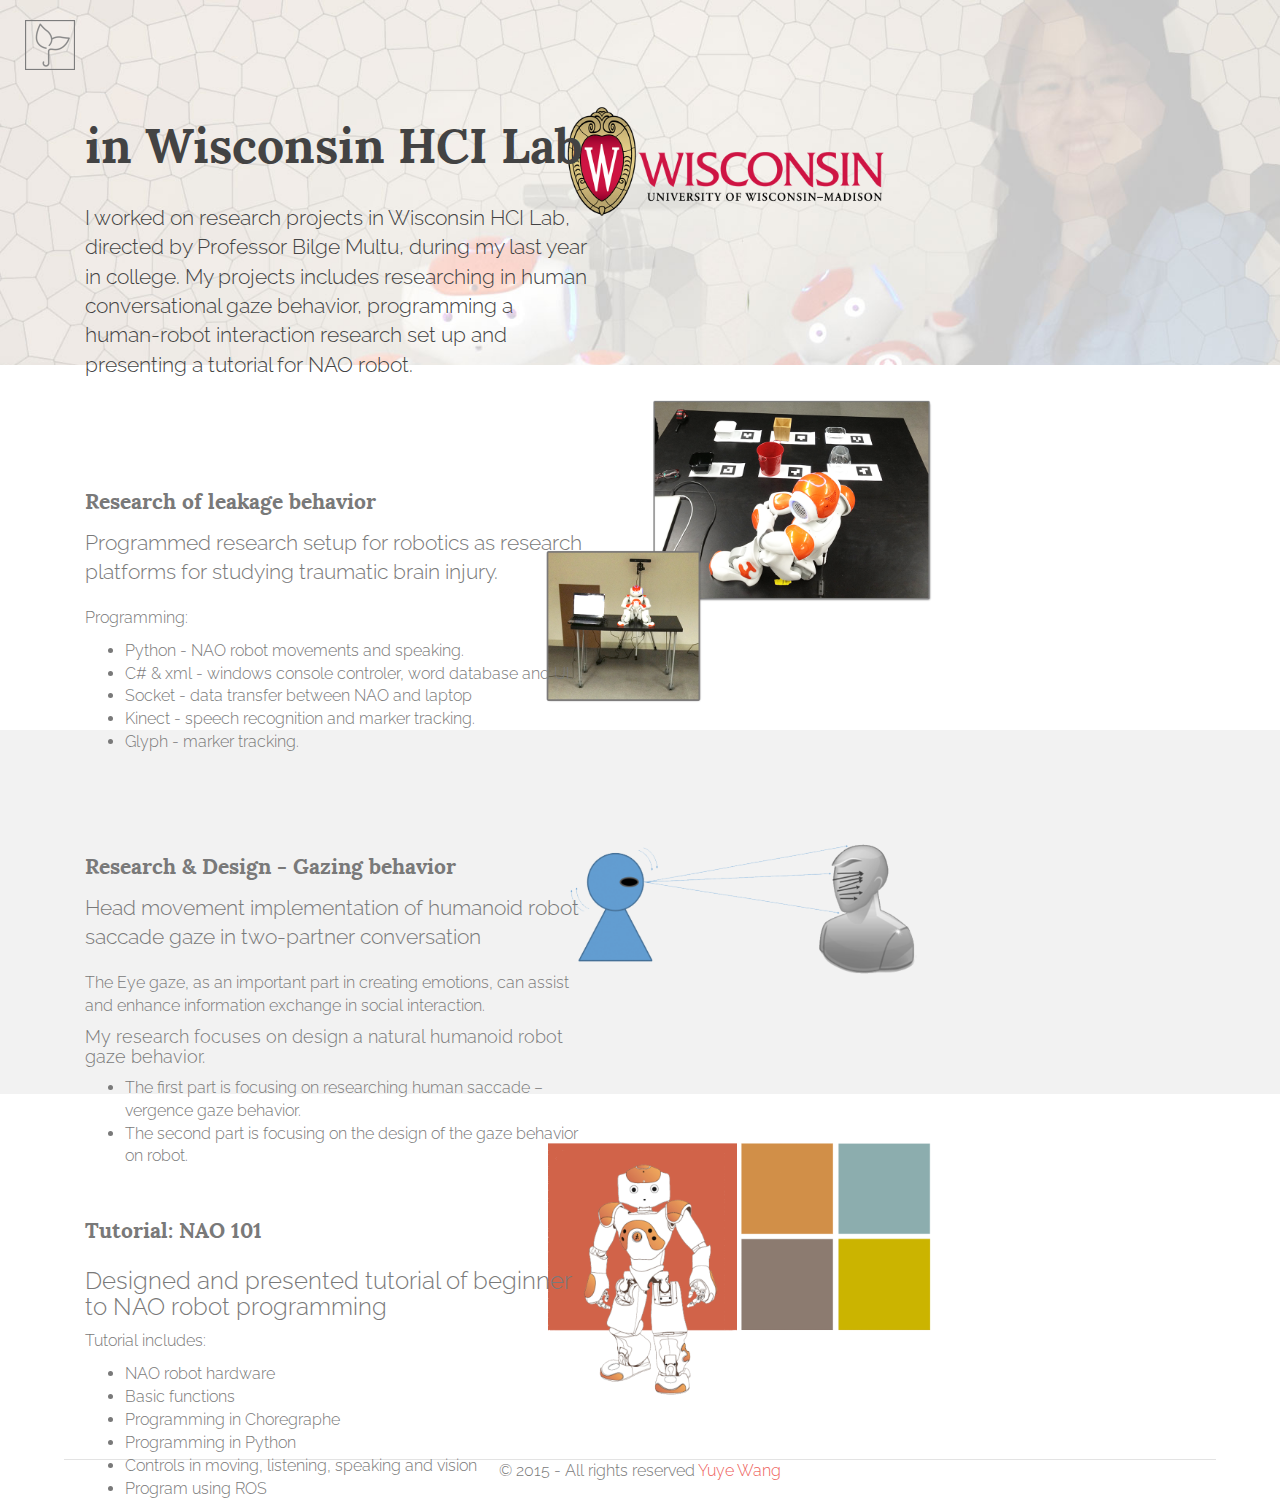
<file: HTML/2ddesign.html>
<!DOCTYPE html>
<html lang="en-US" class="no-js">
	<head>

		<!-- ==============================================
		Title and Meta Tags
		=============================================== -->
		<meta charset="utf-8">
		<title>Yuye | 2D design</title>
		<meta name="viewport" content="width=device-width, initial-scale=1, maximum-scale=1">
		<meta http-equiv="X-UA-Compatible" content="IE=edge">

		<!-- ==============================================
		Favicons
		=============================================== -->
		<link rel="shortcut icon" href="assets/images/favicon.ico">
		<link rel="apple-touch-icon" href="assets/images/apple-touch-icon.png">
		<link rel="apple-touch-icon" sizes="72x72" href="assets/images/apple-touch-icon-72x72.png">
		<link rel="apple-touch-icon" sizes="114x114" href="assets/images/apple-touch-icon-114x114.png">
		
		<!-- ==============================================
		CSS
		=============================================== -->    
		<link rel="stylesheet" href="assets/css/bootstrap.min.css">
		<link rel="stylesheet" href="assets/css/font-awesome.min.css">
		<link rel="stylesheet" href="assets/css/styles-project.css">
		<link rel="stylesheet" href="assets/css/styles-proj-extend.css">
		
		<!-- ==============================================
		Fonts
		=============================================== -->
		<link href='http://fonts.googleapis.com/css?family=Raleway:400,300,200,500,600,700' rel='stylesheet' type='text/css'>
		<!-- ==============================================
		JS
		=============================================== -->
			
		<!--[if lt IE 9]>
			<script src="assets/js/libs/respond.min.js"></script>
		<![endif]-->
		
		
	</head>
  
	<body >
	
		<!--=== PAGE PRELOADER ===-->
		<div id="page-loader"><span class="page-loader-gif"></span></div>
		
	
		<!-- ==============================================
		MAIN NAV
		=============================================== -->
		<div id="main-nav" class="navbar-fixed-top hidden-tmp">
			<!-- ======= LOGO home button ========-->
			<a class="navbar-brand" href="index.html">
				<img src="assets/images/logowyy/leaf_graybox.png" alt="home"/>
			</a>
			
		</div><!--End main-nav -->
		
		<!-- ==============================================
		Header
		=============================================== -->
		<section id="nao-header">
		
			<div class="container">
				<div class="text-sec-container col-md-5 float-on-top">
					<h1 class="header-title">in Wisconsin HCI Lab</h1>
					<p class="lead" >I worked on research projects in Wisconsin HCI Lab, directed by Professor Bilge Multu, during my last year in college. My projects includes researching in human conversational gaze behavior, programming a human-robot interaction research set up and presenting a tutorial for NAO robot.</p>
				</div>
				<img class="title-image" src="assets/images/nao/hci_top.png" >
			</div>
		</section>


 		<!-- ==============================================
		hci lab
		=============================================== -->

		<section  class="bg-color-white">
		
			<div class="container">
				<div class="text-sec-container col-md-5 float-on-top">
					<h1 class="subtitle">Research of leakage behavior</h1>
					<p class="lead" >Programmed research setup for robotics as research platforms for studying traumatic brain injury.</p>

					<p>Programming:</p>
					<ul>
					 <li>Python - NAO robot movements and speaking.</li>
					 <li>C# & xml - windows console controler, word database and UI.</li>
					 <li>Socket - data transfer between NAO and laptop</li>
					 <li>Kinect - speech recognition and marker tracking.</li>
					 <li>Glyph - marker tracking. </li>
					</ul>  
				</div>
				<img class="title-image" src="assets/images/nao/hcilab.png" >
			</div>
		
		<!-- ==============================================
		gaze behavio
		=============================================== -->
		

		<section  class="bg-color-light-gray">
		
			<div class="container">
				<div class="text-sec-container col-md-5 float-on-top">
					<h1 class="subtitle">Research & Design - Gazing behavior</h1>
					<p class="lead" >Head movement implementation of humanoid robot saccade gaze in two-partner conversation</p>
					<p >The Eye gaze, as an important part in creating emotions, can assist and enhance information exchange in social interaction. </p>
					<h4>My research focuses on design a natural humanoid robot gaze behavior.</h4>
					<ul>
						<li>The first part is focusing on researching human saccade – vergence gaze behavior.</li>
						<li>The second part is focusing on the design of the gaze behavior on robot.</li>
					</ul>
				</div>
				<img class="title-image" src="assets/images/nao/gaze1.png" >
			</div>
		</section>

		<!-- ==============================================
		Nao Tutorial
		=============================================== -->
		

		<section  class="bg-color-white">
		
			<div class="container">
				<div class="text-sec-container col-md-5 float-on-top">
					<h1 class="subtitle">Tutorial: NAO 101</h1>
					<h3 >Designed and presented tutorial of beginner to NAO robot programming</h3>
					<p> Tutorial includes: </p>
					<ul>
					 <li>NAO robot hardware</li>
					 <li>Basic functions</li>
					 <li>Programming in Choregraphe</li>
					 <li>Programming in Python</li>
					 <li>Controls in moving, listening, speaking and vision</li>
					 <li>Program using ROS</li>
					</ul>  
				</div>
				<img class="title-image" src="assets/images/nao/nao101.png" >
			</div>
		</section>
	


		<!-- ==============================================
		FOOTER
		=============================================== -->	
		<footer>
			<img class="center-block" width="90%" src="assets/images/line.gif">
			<p class="text-center">&copy; 2015 - All rights reserved <a href="index.html">Yuye Wang</a></p>
		</footer>
		
		<!-- ==============================================
		SCRIPTS
		=============================================== -->	

	    <!-- jQuery -->
	    <script src="assets/js/libs/jquery.js"></script>

	    <!-- Bootstrap Core JavaScript -->
	    <script src="assets/js/libs/bootstrap.min.js"></script>

		<!-- Custom Theme JavaScript -->
		<script src="assets/js/scripts.js"></script>
		
	</body>
	
</html>
</file>
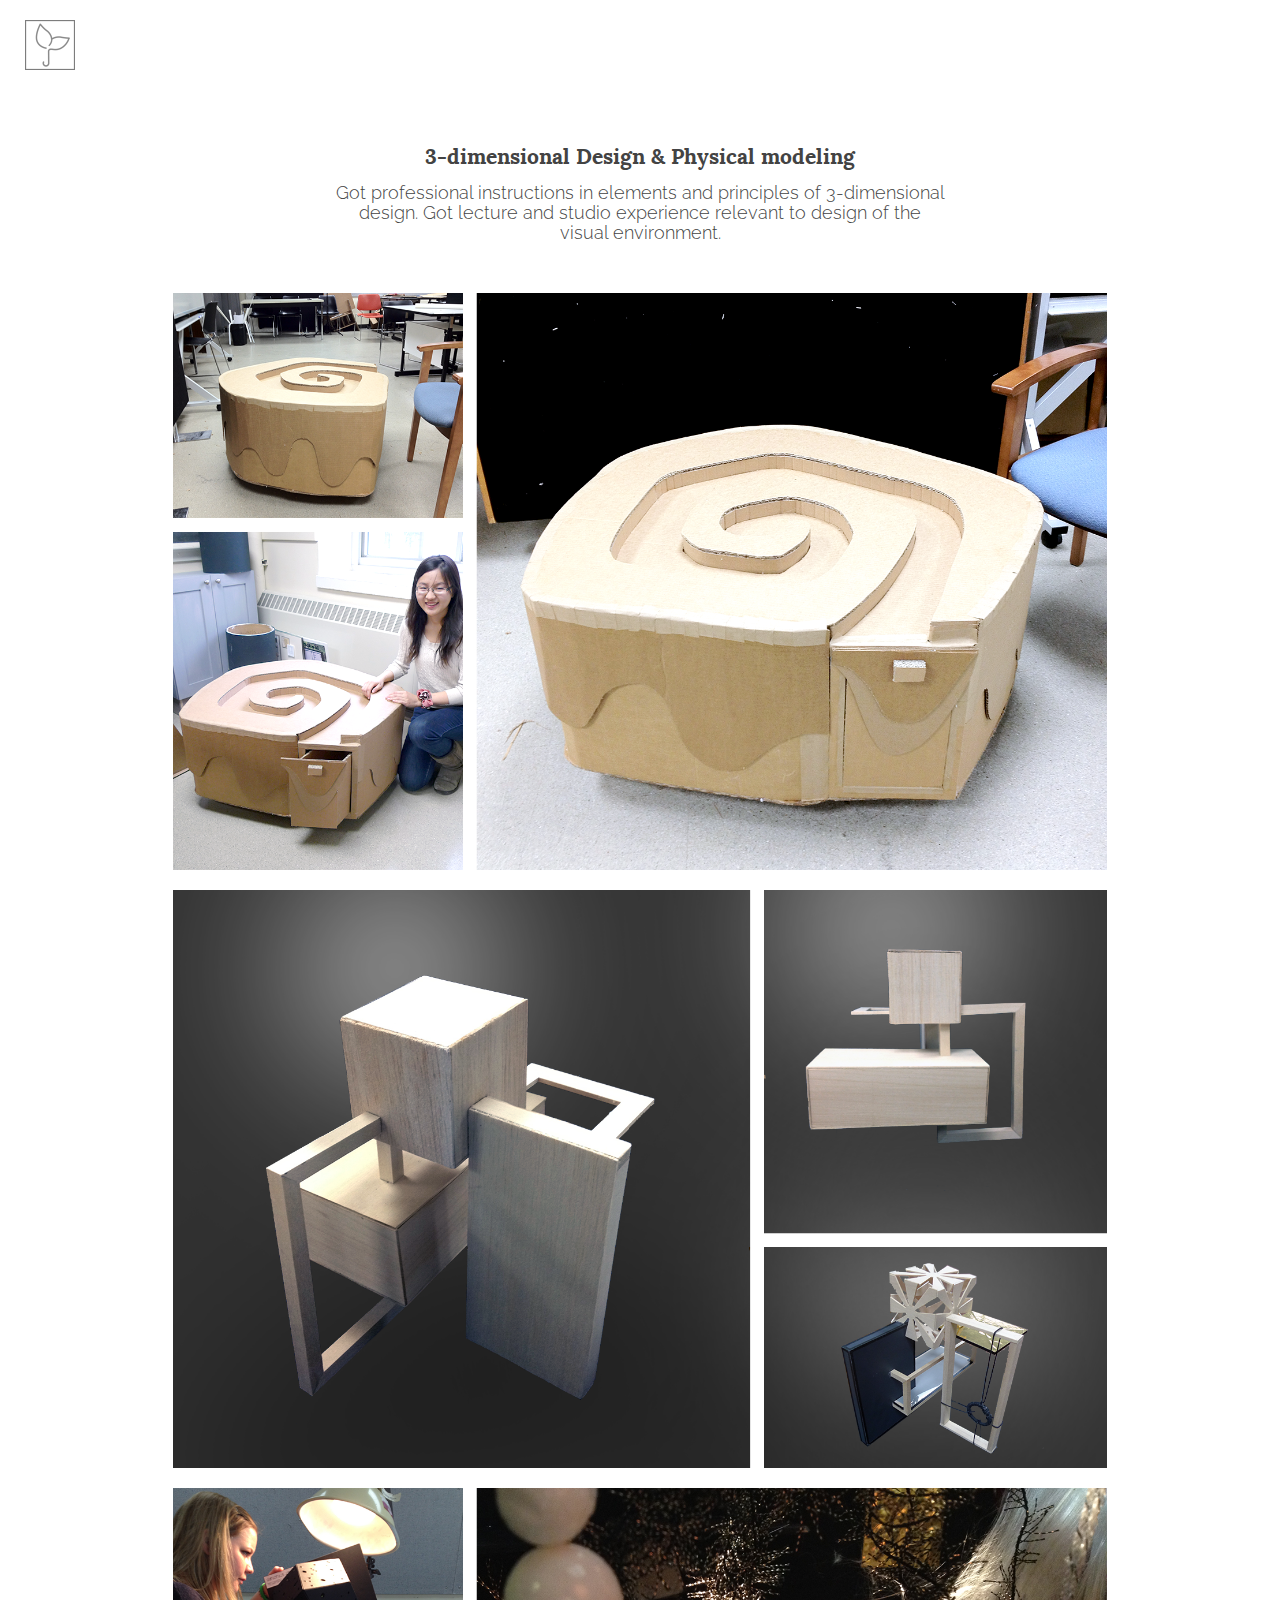
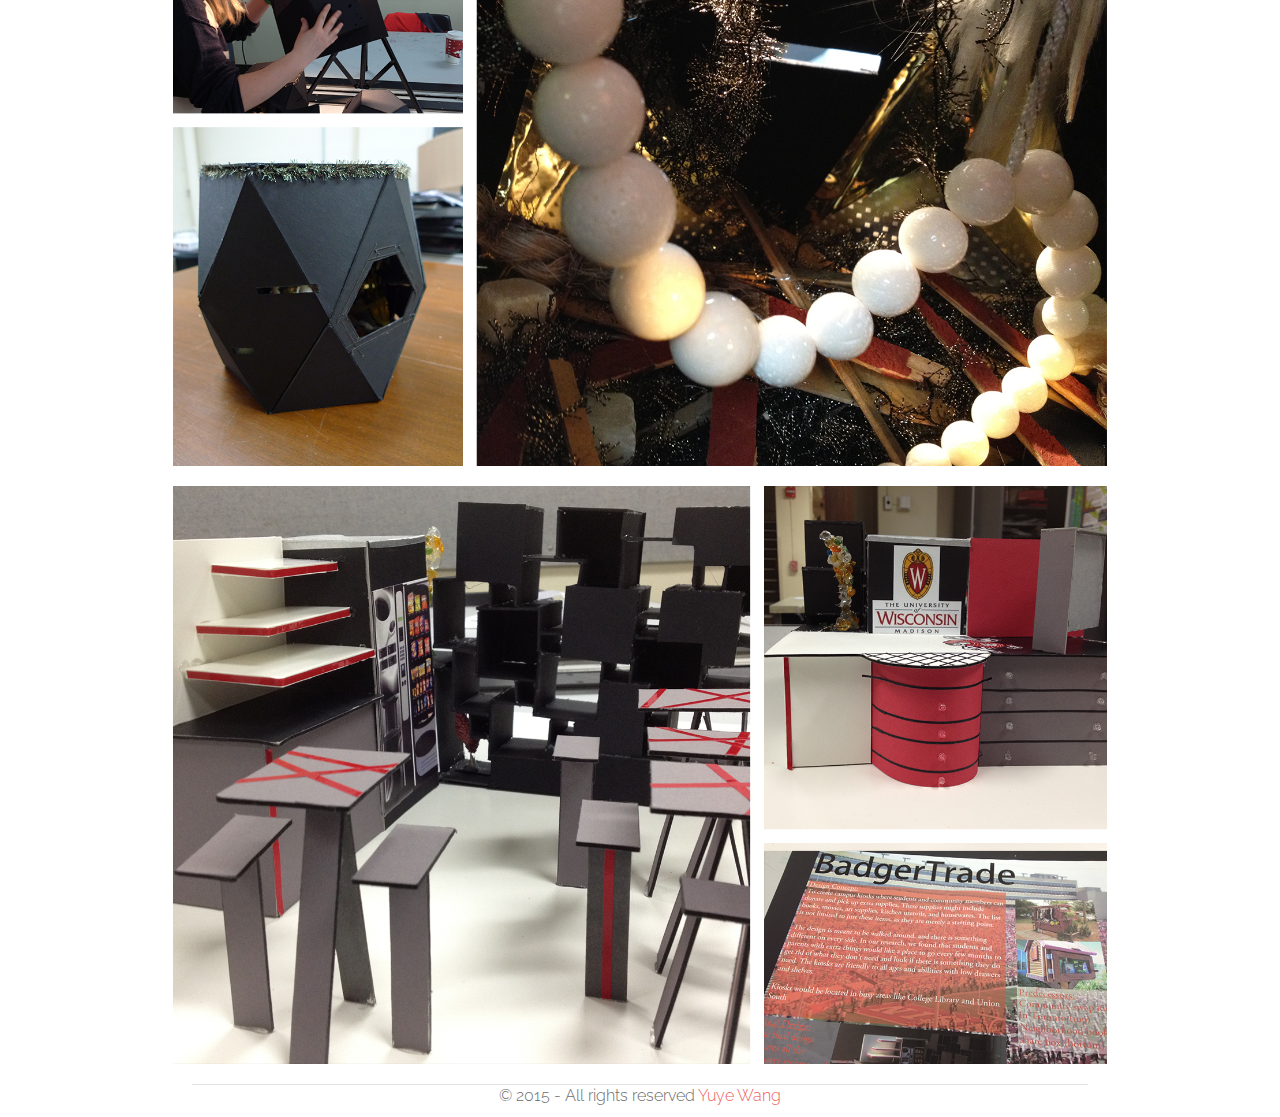
<file: HTML/3ddesign.html>
<!DOCTYPE html>
<html lang="en-US" class="no-js">
	<head>

		<!-- ==============================================
		Title and Meta Tags
		=============================================== -->
		<meta charset="utf-8">
		<title>Yuye | 3D design</title>
		<meta name="viewport" content="width=device-width, initial-scale=1, maximum-scale=1">
		<meta http-equiv="X-UA-Compatible" content="IE=edge">

		<!-- ==============================================
		Favicons
		=============================================== -->
		<link rel="shortcut icon" href="assets/images/favicon.ico">
		<link rel="apple-touch-icon" href="assets/images/apple-touch-icon.png">
		<link rel="apple-touch-icon" sizes="72x72" href="assets/images/apple-touch-icon-72x72.png">
		<link rel="apple-touch-icon" sizes="114x114" href="assets/images/apple-touch-icon-114x114.png">
		
		<!-- ==============================================
		CSS
		=============================================== -->    
		<link rel="stylesheet" href="assets/css/bootstrap.min.css">
		<link rel="stylesheet" href="assets/css/font-awesome.min.css">
		<link rel="stylesheet" href="assets/css/styles-project.css">
		<link rel="stylesheet" href="assets/css/styles-proj-extend.css">
		
		<!-- ==============================================
		Fonts
		=============================================== -->
		<link href='http://fonts.googleapis.com/css?family=Raleway:400,300,200,500,600,700' rel='stylesheet' type='text/css'>
		<!-- ==============================================
		JS
		=============================================== -->
			
		<!--[if lt IE 9]>
			<script src="assets/js/libs/respond.min.js"></script>
		<![endif]-->
		
		
	</head>
  
	<body >
	
		<!--=== PAGE PRELOADER ===-->
		<div id="page-loader"><span class="page-loader-gif"></span></div>
		
	
		<!-- ==============================================
		MAIN NAV
		=============================================== -->
		<div id="main-nav" class="navbar-fixed-top hidden-tmp">
			<!-- ======= LOGO home button ========-->
			<a class="navbar-brand" href="index.html">
				<img src="assets/images/logowyy/leaf_graybox.png" alt="home"/>
			</a>
			
		</div><!--End main-nav -->
		
		<!-- ==============================================
		Header
		=============================================== -->
		<section id="two-d-design-header">
			<div class="container col-md-6 col-md-offset-3">
				<div class="text-center add-padding-top">
					<h2 class="subtitle">3-dimensional  Design & Physical modeling</h2>
					<h4 style="margin-bottom:50px" >Got professional instructions in elements and principles of 3-dimensional design. Got lecture and studio experience relevant to design of the visual environment.</h4>
				</div>
			</div>
		</section>

		<!-- ==============================================
		Pictures
		=============================================== -->
		

		<section  class="bg-color-white">
		
			<div class="container">
				<img class="list-image center-block" src="assets/images/2d/3d_3.png" >
				<img class="list-image center-block" src="assets/images/2d/3d_1.png" >
				<img class="list-image center-block" src="assets/images/2d/3d_2.png" >
				<img class="list-image center-block" src="assets/images/2d/3d_4.png" >
			</div>

			
		</section>
	


		<!-- ==============================================
		FOOTER
		=============================================== -->	
		<footer>
			<img class="center-block" width="70%" src="assets/images/line.gif">
			<p class="text-center">&copy; 2015 - All rights reserved <a href="index.html">Yuye Wang</a></p>
		</footer>
		
		<!-- ==============================================
		SCRIPTS
		=============================================== -->	

	    <!-- jQuery -->
	    <script src="assets/js/libs/jquery.js"></script>

	    <!-- Bootstrap Core JavaScript -->
	    <script src="assets/js/libs/bootstrap.min.js"></script>

		<!-- Custom Theme JavaScript -->
		<script src="assets/js/scripts.js"></script>
		
	</body>
	
</html>
</file>
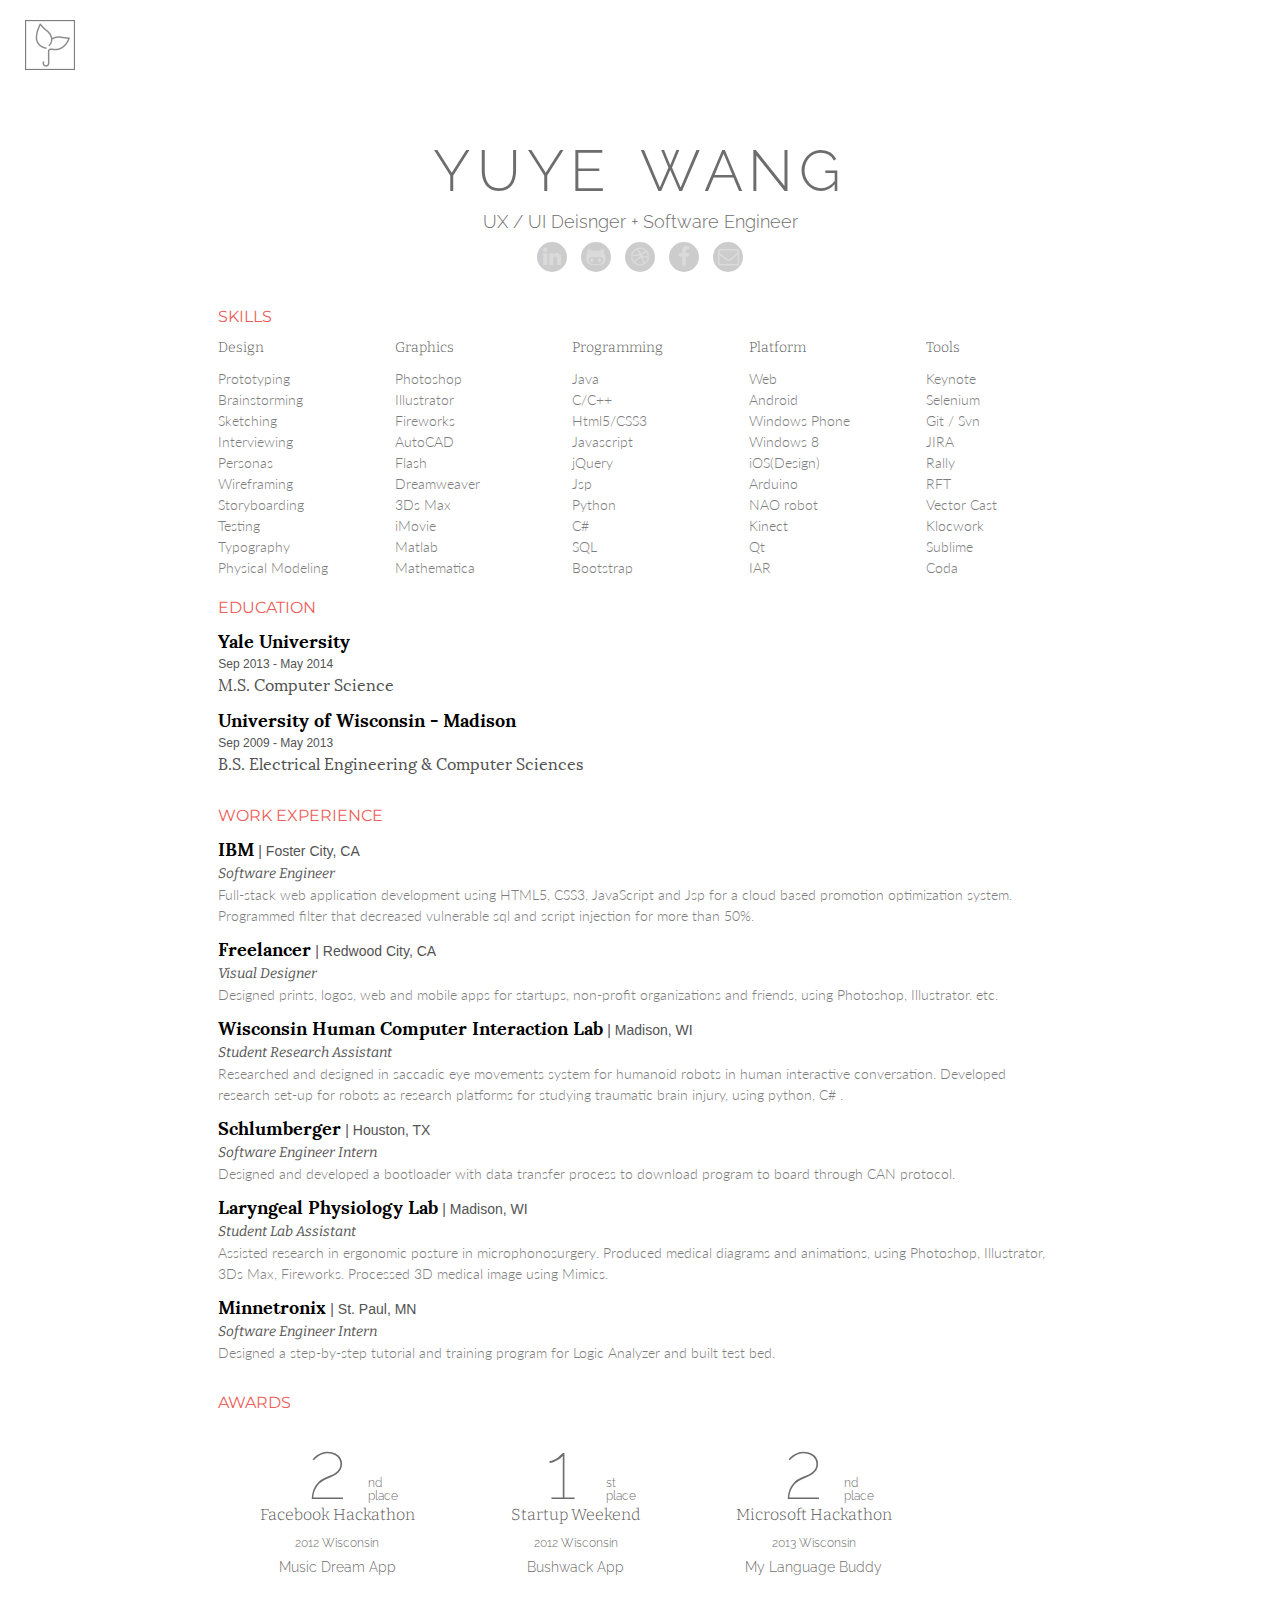
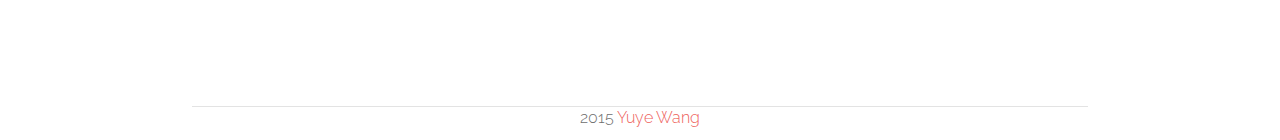
<file: HTML/about.html>
<!DOCTYPE html>
<html lang="en-US" class="no-js">
	<head>

		<!-- ==============================================
		Title and Meta Tags
		=============================================== -->
		<meta charset="utf-8">
		<title>Yuye | About Me</title>
		<meta name="viewport" content="width=device-width, initial-scale=1, maximum-scale=1">
		<meta http-equiv="X-UA-Compatible" content="IE=edge">

		<!-- ==============================================
		Favicons
		=============================================== -->
		<link rel="shortcut icon" href="assets/images/favicon.ico">
		<link rel="apple-touch-icon" href="assets/images/apple-touch-icon.png">
		<link rel="apple-touch-icon" sizes="72x72" href="assets/images/apple-touch-icon-72x72.png">
		<link rel="apple-touch-icon" sizes="114x114" href="assets/images/apple-touch-icon-114x114.png">
		
		<!-- ==============================================
		CSS
		=============================================== -->    
		<link rel="stylesheet" href="assets/css/bootstrap.min.css">
		<link rel="stylesheet" href="assets/css/font-awesome.min.css">
		<link rel="stylesheet" href="assets/css/styles-project.css">
		<link rel="stylesheet" href="assets/css/styles-proj-extend.css">
		
		<!-- ==============================================
		Fonts
		=============================================== -->
		<link href='http://fonts.googleapis.com/css?family=Raleway:400,300,200,500,600,700' rel='stylesheet' type='text/css'>
		<link href='http://fonts.googleapis.com/css?family=Montserrat' rel='stylesheet' type='text/css'>
		<link href='http://fonts.googleapis.com/css?family=Bitter' rel='stylesheet' type='text/css'>
		<link href='http://fonts.googleapis.com/css?family=Lato:100,300,400,700,900' rel='stylesheet' type='text/css'>
		<!-- ==============================================
		JS
		=============================================== -->
			
		<!--[if lt IE 9]>
			<script src="assets/js/libs/respond.min.js"></script>
		<![endif]-->
		
		
	</head>
  
	<body id="about_yuye">
	
		<!--=== PAGE PRELOADER ===-->
		<div id="page-loader"><span class="page-loader-gif"></span></div>
		
		
	
		<!-- ==============================================
		MAIN NAV
		=============================================== -->
		<div id="main-nav" class="navbar-fixed-top hidden-tmp">
			<!-- ======= LOGO home button ========-->
			<a class="navbar-brand" href="index.html">
				<img src="assets/images/logowyy/leaf_graybox.png" alt="home"/>
			</a>
		</div><!--End main-nav -->
		
		
		


		<!-- ==============================================
		Header
		=============================================== -->
	    <header class="row">
			


			<div class="container col-md-6 col-md-offset-3">
				<div class="text-center add-padding-top">
					<h2 class="big-text text-center">Yuye Wang</h2>
					<h4>UX / UI Deisnger + Software Engineer</h4>
				</div>
			</div>



		</header>

		<section class="row">
				<ul class="social-links text-center">
					<li><a href="https://www.linkedin.com/in/yuyewang/" target="_blank"><i class="fa fa-linkedin fa-fw"></i></a></li>
					<li><a href="https://github.com/wyy1991" target="_blank"><i class="fa fa-github-alt fa-fw"></i></a></li>
					<li><a href="https://dribbble.com/wyy1991" target="_blank"><i class="fa fa-dribbble fa-fw"></i></a></li>
					<li><a href="https://www.facebook.com/yuye.wang.5" target="_blank"><i class="fa fa-facebook fa-fw"></i></a></li>
					<li><a href="mailto:wangyuye610@gmail.com?subject=Hello Yuye
&body=Hello Yuye!"><i class="fa fa-envelope-o fa-fw"></i></a></li>
				</ul>
		</section>
 		
		<!-- ==============================================
		Skills
		=============================================== -->
		<section id="skills" class="row">
			<div class="col-md-10 col-md-offset-2">
				<div class="about-subtitle">Skills</div>
				<div class="h5">
				<div id="design_methods" class="col-md-2 padding-none">
					<p class="about-skill-title ">Design</p>
					<ul class="about-text">
					  <li>Prototyping</li>
					  <li>Brainstorming</li>
					  <li>Sketching</li>
					  <li>Interviewing</li>
					  <li>Personas</li>
					  <li>Wireframing</li>
					  <li>Storyboarding</li>
					  <li>Testing</li>
					  <li>Typography</li>
					  <li>Physical Modeling</li>
					</ul> 
				</div>

				<div id="graphics" class="col-md-2 padding-none">
					<p class="about-skill-title">Graphics</p>
					<ul class="about-text">
					  <li>Photoshop</li>
					  <li>Illustrator</li>
					  <li>Fireworks</li>
					  <li>AutoCAD</li>
					  <li>Flash</li>
					  <li>Dreamweaver</li>
					  <li>3Ds Max</li>
					  <li>iMovie</li>
					  <li>Matlab</li>
					  <li>Mathematica</li>
					</ul> 
				</div>

				<div id="programming" class="col-md-2 padding-none">
					<p class="about-skill-title">Programming</p>
					<ul class="about-text">
					  <li>Java</li>
					  <li>C/C++</li>
					  <li>Html5/CSS3</li>
					  <li>Javascript</li>
					  <li>jQuery</li>
					  <li>Jsp</li>
					  <li>Python</li>
					  <li>C#</li>
					  <li>SQL</li>
					  <li>Bootstrap</li>
					</ul> 
				</div>

				<div id="Platform" class="col-md-2 padding-none">
					<p class="about-skill-title">Platform</p>
					<ul class="about-text">
					  <li>Web</li>
					  <li>Android</li>
					  <li>Windows Phone</li>
					  <li>Windows 8</li>
					  <li>iOS(Design)</li>
					  <li>Arduino</li>
					  <li>NAO robot</li>
					  <li>Kinect</li>
					  <li>Qt</li>
					  <li>IAR</li>
					</ul> 
				</div>

				<div id="tools" class="col-md-2 padding-none">
					<p class="about-skill-title">Tools</p>
					<ul class="about-text">
					  <li>Keynote</li>
					  <li>Selenium</li>
					  <li>Git / Svn</li>
					  <li>JIRA</li>
					  <li>Rally</li>
					  <li>RFT</li>
					  <li>Vector Cast</li>
					  <li>Klocwork</li>
					  <li>Sublime</li>
					  <li>Coda</li>
					</ul> 
				</div>

				</div>
			</div>
		</section>

		<!-- ==============================================
		Education
		=============================================== -->
		<section id="education" class="row">
			<div class="col-md-8 col-md-offset-2">
				<div class="about-subtitle">Education</div>

				<div class="about-item-name h4">Yale University</div>
				<p class="about-location h6">Sep 2013 - May 2014</p>
				<p class="about-major">M.S. Computer Science</p>
				<div class="about-item-name h4">University of Wisconsin - Madison</div>
				<p class="about-location h6">Sep 2009 - May 2013</p>
				<p class="about-major">B.S. Electrical Engineering & Computer Sciences</p>
			</div>
		</section>
		<!-- ==============================================
		Experience
		=============================================== -->
		<section id="experience" class="row" >
			<div class="col-md-8 col-md-offset-2">
				<div class="about-subtitle">Work Experience</div>
				
				<div class="h5">
					<div class="about-item-name inline h4">IBM</div>
					<div class="about-location inline">| Foster City, CA</div>
					<div class="about-position ">Software Engineer</div>
					<p class="about-text">Full-stack web application development using HTML5, CSS3, JavaScript and Jsp for a cloud based promotion optimization system. Programmed filter that decreased vulnerable sql and script injection for more than 50%.</p>
					
					<div class="about-item-name inline h4">Freelancer</div>
					<div class="about-location inline">| Redwood City, CA</div>
					<div class="about-position">Visual Designer</div>
					<p class="about-text">Designed prints, logos, web and mobile apps for startups, non-profit organizations and friends, using Photoshop, Illustrator. etc.</p>


					<div class="about-item-name inline h4">Wisconsin Human Computer Interaction Lab</div>
					<div class="about-location inline">| Madison, WI</div>
					<div class="about-position">Student Research Assistant</div>
					<p class="about-text">Researched and designed in saccadic eye movements system for humanoid robots in human interactive conversation. Developed research set-up for robots as research platforms for studying traumatic brain injury, using python, C# .</p>


					<div class="about-item-name inline h4">Schlumberger</div>
					<div class="about-location inline">| Houston, TX</div>
					<div class="about-position">Software Engineer Intern</div>
					<p class="about-text">Designed and developed a bootloader with data transfer process to download program to board through CAN protocol.</p>


					<div class="about-item-name inline h4">Laryngeal Physiology Lab</div>
					<div class="about-location inline">| Madison, WI</div>
					<div class="about-position">Student Lab Assistant</div>
					<p class="about-text">Assisted research in ergonomic posture in microphonosurgery. Produced medical diagrams and animations, using Photoshop, Illustrator, 3Ds Max, Fireworks. Processed 3D medical image using Mimics.</p>

					<div class="about-item-name inline h4">Minnetronix</div>
					<div class="about-location inline">| St. Paul, MN</div>
					<div class="about-position">Software Engineer Intern</div>
					<p class="about-text">Designed a step-by-step tutorial and training program for Logic Analyzer and  built test bed.</p>
					
				</div>
			</div>
		</section>
		<!-- ==============================================
		Awards
		=============================================== -->
			
		<section id="awards" class="row">
			<div class="col-md-9 col-md-offset-2">
				<div class="about-subtitle">Awards</div>

				<div class="col-md-3">
					<div class="row about-award-num-place">
						<div class="col-md-1 col-md-offset-1 about-award-num">2</div>
						<div class="col-md-1 about-award-place h6">nd <br>place</div>
					</div>
					<div class="row text-center">
						<div class="about-skill-title">Facebook Hackathon</div>
						<h6>2012 Wisconsin</h6>
						<h5>Music Dream App</h5>
					</div>
				</div>

				<div class="col-md-3">
					<div class="row about-award-num-place">
						<div class="col-md-1 col-md-offset-1 about-award-num">1</div>
						<div class="col-md-1 about-award-place h6">st <br>place</div>
					</div>
					<div class="row text-center">
						<div class="about-skill-title">Startup Weekend</div>
						<h6>2012 Wisconsin</h6>
						<h5>Bushwack App</h5>
					</div>
				</div>

				<div class="col-md-3">
					<div class="row about-award-num-place">
						<div class="col-md-1 col-md-offset-1 about-award-num">2</div>
						<div class="col-md-1 about-award-place h6">nd <br>place</div>
					</div>
					<div class="row text-center">
						<div class="about-skill-title">Microsoft Hackathon</div>
						<h6>2013 Wisconsin</h6>
						<h5>My Language Buddy</h5>
					</div>
				</div>

			</div>
		</section>

		</div>


		<!-- ==============================================
		FOOTER
		=============================================== -->	
		<footer class="add-padding-top">
			<img class="center-block" width="70%" src="assets/images/line.gif">
			<p class="text-center">2015 <a href="index.html">Yuye Wang</a></p>
		</footer>
		
		<!-- ==============================================
		SCRIPTS
		=============================================== -->	

	    <!-- jQuery -->
	    <script src="assets/js/libs/jquery.js"></script>

	    <!-- Bootstrap Core JavaScript -->
	    <script src="assets/js/libs/bootstrap.min.js"></script>

		<!-- Custom Theme JavaScript -->
		<script src="assets/js/scripts.js"></script>
		
	</body>
	
</html>
</file>
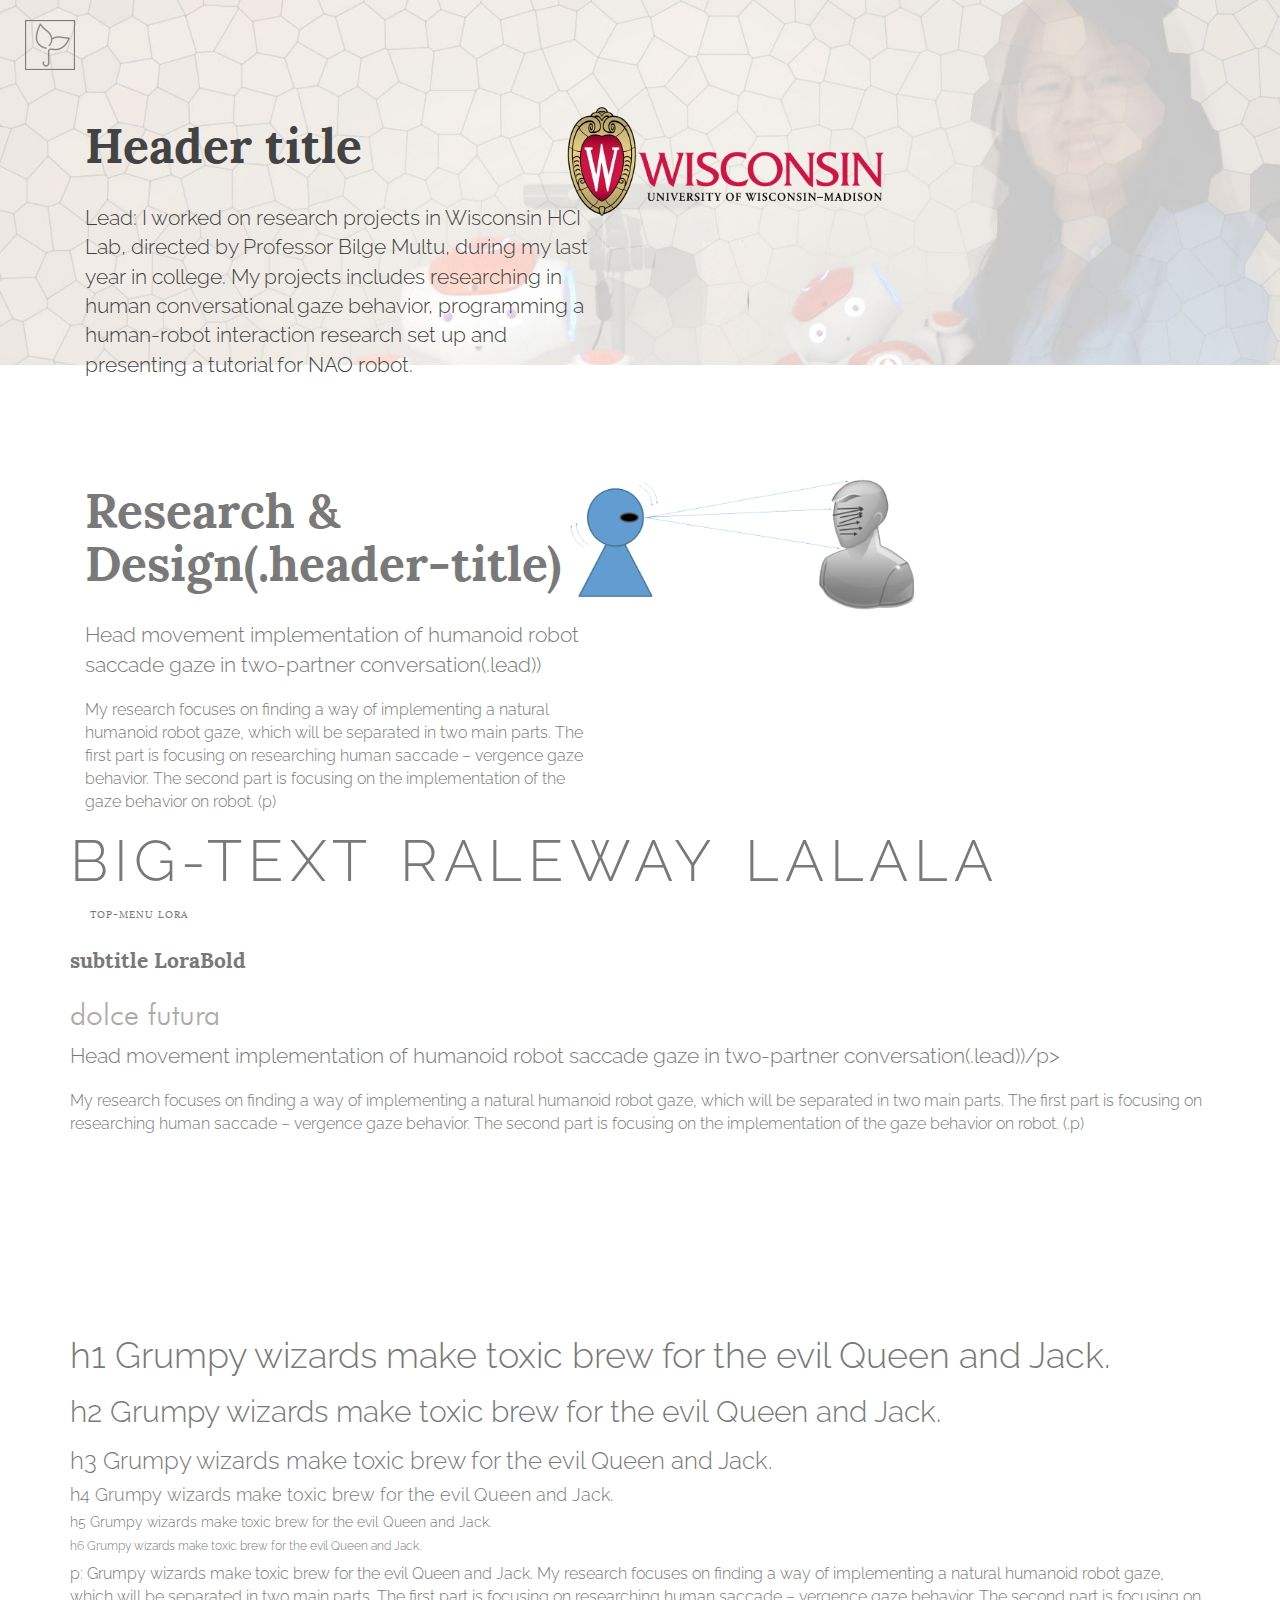
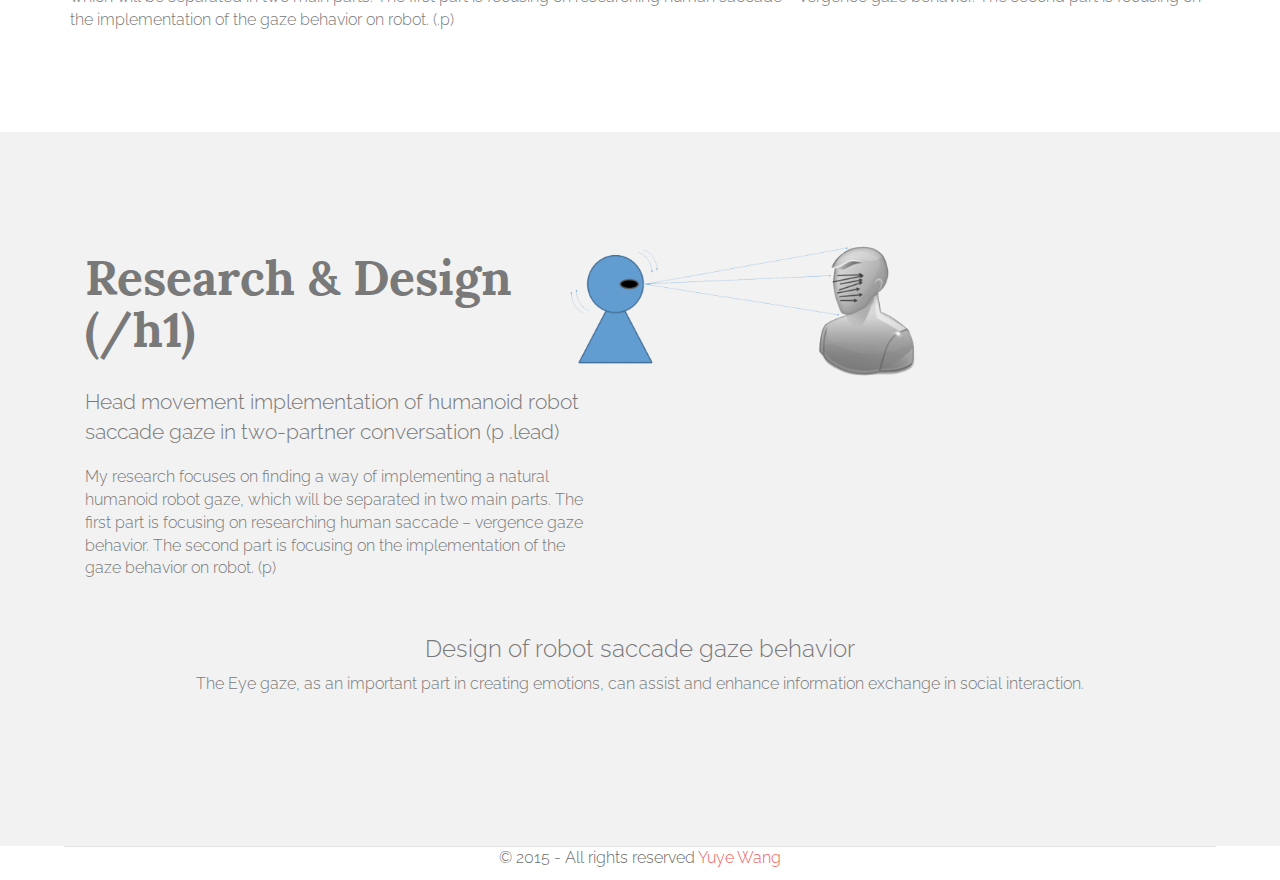
<file: HTML/fontspage.html>
<!DOCTYPE html>
<html lang="en-US" class="no-js">
	<head>

		<!-- ==============================================
		Title and Meta Tags
		=============================================== -->
		<meta charset="utf-8">
		<title>Yuye | HCI</title>
		<meta name="viewport" content="width=device-width, initial-scale=1, maximum-scale=1">
		<meta http-equiv="X-UA-Compatible" content="IE=edge">

		<!-- ==============================================
		Favicons
		=============================================== -->
		<link rel="shortcut icon" href="assets/images/favicon.ico">
		<link rel="apple-touch-icon" href="assets/images/apple-touch-icon.png">
		<link rel="apple-touch-icon" sizes="72x72" href="assets/images/apple-touch-icon-72x72.png">
		<link rel="apple-touch-icon" sizes="114x114" href="assets/images/apple-touch-icon-114x114.png">
		
		<!-- ==============================================
		CSS
		=============================================== -->    
		<link rel="stylesheet" href="assets/css/bootstrap.min.css">
		<link rel="stylesheet" href="assets/css/font-awesome.min.css">
		<link rel="stylesheet" href="assets/css/styles-project.css">
		<link rel="stylesheet" href="assets/css/styles-proj-extend.css">
		
		<!-- ==============================================
		Fonts
		=============================================== -->
		<link href='http://fonts.googleapis.com/css?family=Raleway:400,300,200,500,600,700' rel='stylesheet' type='text/css'>
		<!-- ==============================================
		JS
		=============================================== -->
			
		<!--[if lt IE 9]>
			<script src="assets/js/libs/respond.min.js"></script>
		<![endif]-->
		
		
	</head>
  
	<body >
	
		<!--=== PAGE PRELOADER ===-->
		<div id="page-loader"><span class="page-loader-gif"></span></div>
		
	
		<!-- ==============================================
		MAIN NAV
		=============================================== -->
		<div id="main-nav" class="navbar-fixed-top hidden-tmp">
			<!-- ======= LOGO home button ========-->
			<a class="navbar-brand" href="index.html">
				<img src="assets/images/logowyy/leaf_graybox.png" alt="home"/>
			</a>
			
		</div><!--End main-nav -->
		
		<!-- ==============================================
		Header
		=============================================== -->
		<section id="nao-header">
		
			<div class="container">
				<div class="text-sec-container col-md-5 float-on-top">
					<h1 class="header-title">Header title</h1>
					<p class="lead" >Lead: I worked on research projects in Wisconsin HCI Lab, directed by Professor Bilge Multu, during my last year in college. My projects includes researching in human conversational gaze behavior, programming a human-robot interaction research set up and presenting a tutorial for NAO robot.</p>
				</div>
				<img class="title-image" src="assets/images/nao/hci_top.png" >
			</div>
		</section>


 		<!-- ==============================================
		hci lab
		=============================================== -->

		<section  class="bg-color-white">
		
			<div class="container">
				<div class="text-sec-container col-md-5 float-on-top">
					<h1 class="header-title">Research & Design(.header-title)</h1>
					<p class="lead" >Head movement implementation of humanoid robot saccade gaze in two-partner conversation(.lead))</p>

					<p>My research focuses on finding a way of implementing a natural humanoid robot gaze, which will be separated in two main parts. The first part is focusing on researching human saccade – vergence gaze behavior. The second part is focusing on the implementation of the gaze behavior on robot. (p) </p>
				</div>
				<img class="title-image" src="assets/images/nao/gaze1.png" >
			</div>
		</section>


		<section  class="bg-color-white">
		
			<div class="container">
				<div class="text-sec-container ">
					<p class="big-text">big-text  Raleway Lalala</p>
					<p class="top-menu"> top-menu Lora</p>
					<h1 class="subtitle">subtitle LoraBold</h1>
					<h2 class="dolce"> dolce futura</h2>
					<p class="lead" >Head movement implementation of humanoid robot saccade gaze in two-partner conversation(.lead))/p>

					<p>My research focuses on finding a way of implementing a natural humanoid robot gaze, which will be separated in two main parts. The first part is focusing on researching human saccade – vergence gaze behavior. The second part is focusing on the implementation of the gaze behavior on robot. (.p)</p>

				</div>
				
			</div>
		</section>
		<section  class="bg-color-white">
		
			<div class="container">
				<div class="text-sec-container ">
					<h1>h1 Grumpy wizards make toxic brew for the evil Queen and Jack.</h1>
					<h2>h2 Grumpy wizards make toxic brew for the evil Queen and Jack.</h2>
					<h3>h3 Grumpy wizards make toxic brew for the evil Queen and Jack.</h3>
					<h4>h4 Grumpy wizards make toxic brew for the evil Queen and Jack.</h4>
					<h5>h5 Grumpy wizards make toxic brew for the evil Queen and Jack.</h5>
					<h6>h6 Grumpy wizards make toxic brew for the evil Queen and Jack.</h6>

					<p>p: Grumpy wizards make toxic brew for the evil Queen and Jack.  My research focuses on finding a way of implementing a natural humanoid robot gaze, which will be separated in two main parts. The first part is focusing on researching human saccade – vergence gaze behavior. The second part is focusing on the implementation of the gaze behavior on robot. (.p)</p>

				</div>
				
			</div>
		</section>
		<!-- ==============================================
		gaze behavio
		=============================================== -->
		

		<section  class="bg-color-light-gray">
		
			<div class="container">
				<div class="text-sec-container col-md-5 float-on-top">
					<h1 class="header-title">Research & Design (/h1)</h1>
					<p class="lead" >Head movement implementation of humanoid robot saccade gaze in two-partner conversation (p .lead)</p>

					<p>My research focuses on finding a way of implementing a natural humanoid robot gaze, which will be separated in two main parts. The first part is focusing on researching human saccade – vergence gaze behavior. The second part is focusing on the implementation of the gaze behavior on robot. (p)</p>
				</div>
				<img class="title-image" src="assets/images/nao/gaze1.png" >
			</div>
		</section>
		<section  class="bg-color-light-gray">
		
			<div class="container text-center add-padding">
				<h3>Design of robot saccade gaze behavior</h3>
				<p >The Eye gaze, as an important part in creating emotions, can assist and enhance information exchange in social interaction. </p>
			</div>
		</section>


		<!-- ==============================================
		FOOTER
		=============================================== -->	
		<footer>
			<img class="center-block" width="90%" src="assets/images/line.gif">
			<p class="text-center">&copy; 2015 - All rights reserved <a href="index.html">Yuye Wang</a></p>
		</footer>
		
		<!-- ==============================================
		SCRIPTS
		=============================================== -->	

	    <!-- jQuery -->
	    <script src="assets/js/libs/jquery.js"></script>

	    <!-- Bootstrap Core JavaScript -->
	    <script src="assets/js/libs/bootstrap.min.js"></script>

		<!-- Custom Theme JavaScript -->
		<script src="assets/js/scripts.js"></script>
		
	</body>
	
</html>
</file>
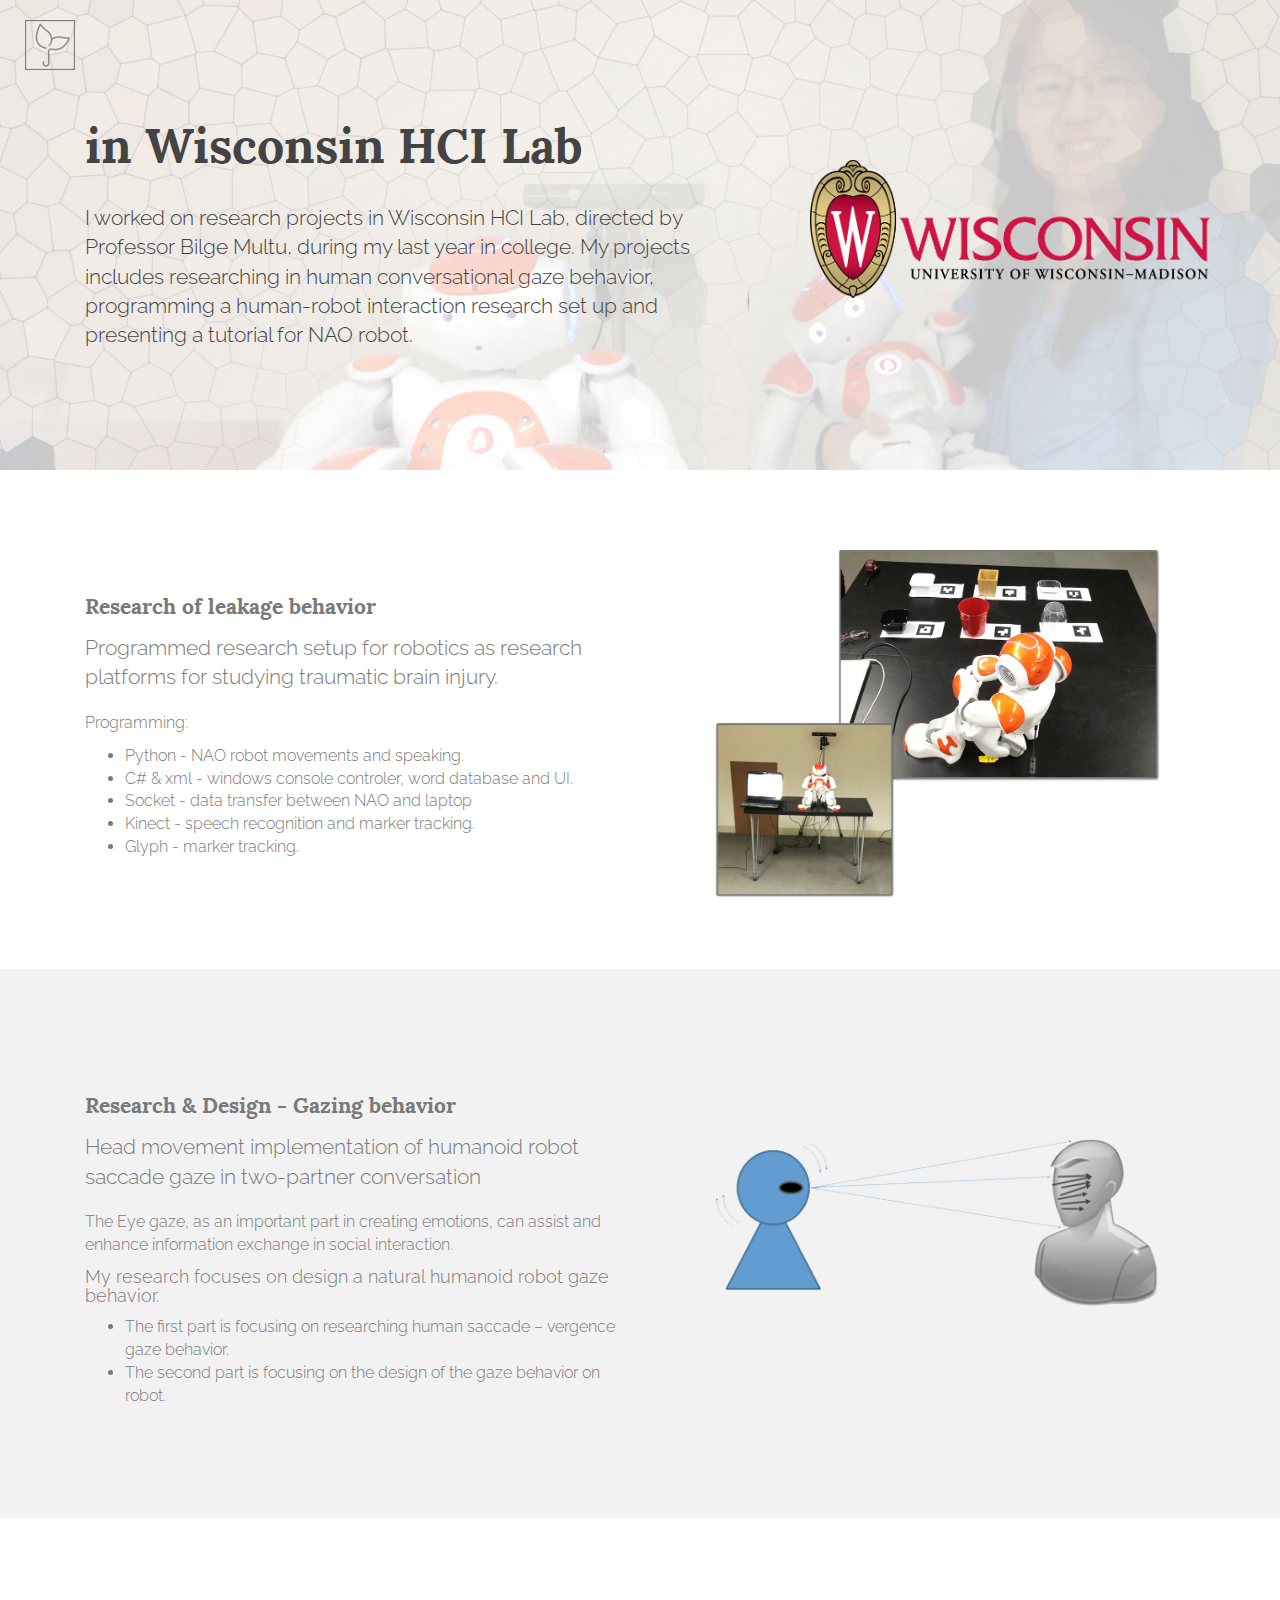
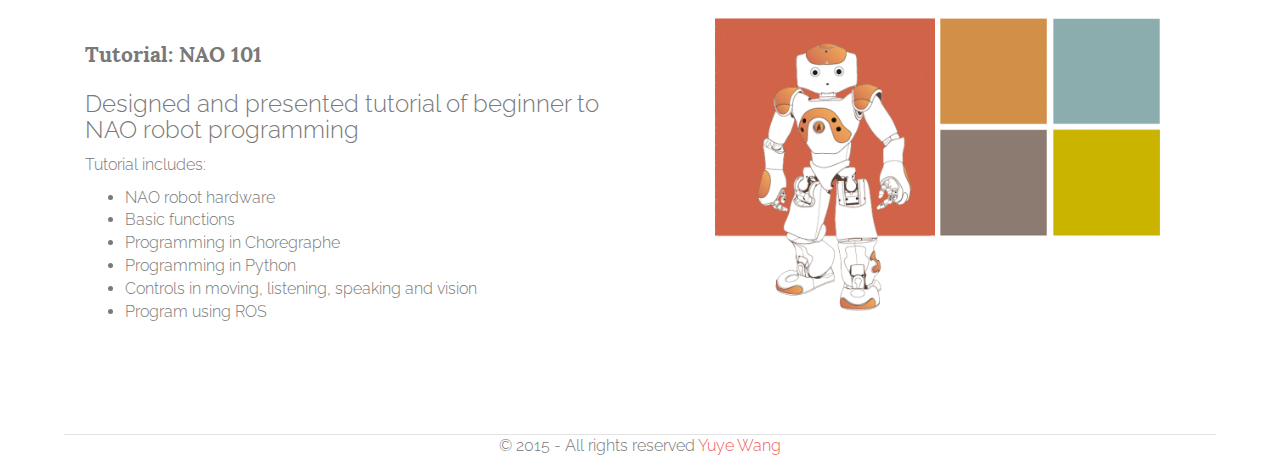
<file: HTML/hcilab.html>
<!DOCTYPE html>
<html lang="en-US" class="no-js">
	<head>

		<!-- ==============================================
		Title and Meta Tags
		=============================================== -->
		<meta charset="utf-8">
		<title>Yuye | HCI</title>
		<meta name="viewport" content="width=device-width, initial-scale=1, maximum-scale=1">
		<meta http-equiv="X-UA-Compatible" content="IE=edge">

		<!-- ==============================================
		Favicons
		=============================================== -->
		<link rel="shortcut icon" href="assets/images/favicon.ico">
		<link rel="apple-touch-icon" href="assets/images/apple-touch-icon.png">
		<link rel="apple-touch-icon" sizes="72x72" href="assets/images/apple-touch-icon-72x72.png">
		<link rel="apple-touch-icon" sizes="114x114" href="assets/images/apple-touch-icon-114x114.png">
		
		<!-- ==============================================
		CSS
		=============================================== -->    
		<link rel="stylesheet" href="assets/css/bootstrap.min.css">
		<link rel="stylesheet" href="assets/css/font-awesome.min.css">
		<link rel="stylesheet" href="assets/css/styles-project.css">
		<link rel="stylesheet" href="assets/css/styles-proj-extend.css">
		
		<!-- ==============================================
		Fonts
		=============================================== -->
		<link href='http://fonts.googleapis.com/css?family=Raleway:400,300,200,500,600,700' rel='stylesheet' type='text/css'>
		<!-- ==============================================
		JS
		=============================================== -->
			
		<!--[if lt IE 9]>
			<script src="assets/js/libs/respond.min.js"></script>
		<![endif]-->
		
		
	</head>
  
	<body >
	
		<!--=== PAGE PRELOADER ===-->
		<div id="page-loader"><span class="page-loader-gif"></span></div>
		
	
		<!-- ==============================================
		MAIN NAV
		=============================================== -->
		<div id="main-nav" class="navbar-fixed-top hidden-tmp">
			<!-- ======= LOGO home button ========-->
			<a class="navbar-brand" href="index.html">
				<img src="assets/images/logowyy/leaf_graybox.png" alt="home"/>
			</a>
			
		</div><!--End main-nav -->
		
		<!-- ==============================================
		Header
		=============================================== -->
		<section id="nao-header">
		
			<div class="container">
				<div class="text-sec-container col-md-7">
					<h1 class="header-title">in Wisconsin HCI Lab</h1>
					<p class="lead" >I worked on research projects in Wisconsin HCI Lab, directed by Professor Bilge Multu, during my last year in college. My projects includes researching in human conversational gaze behavior, programming a human-robot interaction research set up and presenting a tutorial for NAO robot.</p>
				</div>
				<div class="col-md-5">
					<img class="title-image-half" src="assets/images/nao/hci_top_half.png" >
				</div>
			</div>
		</section>


 		<!-- ==============================================
		hci lab
		=============================================== -->

		<section id="nao_research" class="bg-color-white">
		
			<div class="container">
				<div class="text-sec-container col-md-6">
					<h1 class="subtitle">Research of leakage behavior</h1>
					<p class="lead" >Programmed research setup for robotics as research platforms for studying traumatic brain injury.</p>

					<p>Programming:</p>
					<ul>
					 <li>Python - NAO robot movements and speaking.</li>
					 <li>C# & xml - windows console controler, word database and UI.</li>
					 <li>Socket - data transfer between NAO and laptop</li>
					 <li>Kinect - speech recognition and marker tracking.</li>
					 <li>Glyph - marker tracking. </li>
					</ul>  
				</div>
				<img class="col-md-5 title-image-half" src="assets/images/nao/hcilab_half.png" >
			</div>
		
		<!-- ==============================================
		gaze behavio
		=============================================== -->
		

		<section id="nao_gaze" class="bg-color-light-gray">
		
			<div class="container">
				<div class="text-sec-container col-md-6">
					<h1 class="subtitle">Research & Design - Gazing behavior</h1>
					<p class="lead" >Head movement implementation of humanoid robot saccade gaze in two-partner conversation</p>
					<p >The Eye gaze, as an important part in creating emotions, can assist and enhance information exchange in social interaction. </p>
					<h4>My research focuses on design a natural humanoid robot gaze behavior.</h4>
					<ul>
						<li>The first part is focusing on researching human saccade – vergence gaze behavior.</li>
						<li>The second part is focusing on the design of the gaze behavior on robot.</li>
					</ul>
				</div>
				<img class="col-md-5 title-image-half" src="assets/images/nao/gaze1_half.png" >
			</div>
		</section>

		<!-- ==============================================
		Nao Tutorial
		=============================================== -->
		

		<section id="nao_101" class="bg-color-white">
		
			<div class="container">
				<div class="text-sec-container col-md-6">
					<h1 class="subtitle">Tutorial: NAO 101</h1>
					<h3 >Designed and presented tutorial of beginner to NAO robot programming</h3>
					<p> Tutorial includes: </p>
					<ul>
					 <li>NAO robot hardware</li>
					 <li>Basic functions</li>
					 <li>Programming in Choregraphe</li>
					 <li>Programming in Python</li>
					 <li>Controls in moving, listening, speaking and vision</li>
					 <li>Program using ROS</li>
					</ul>  
				</div>
				<img class="col-md-5 title-image-half" src="assets/images/nao/nao101_half.png" >
			</div>
		</section>
	


		<!-- ==============================================
		FOOTER
		=============================================== -->	
		<footer>
			<img class="center-block" width="90%" src="assets/images/line.gif">
			<p class="text-center">&copy; 2015 - All rights reserved <a href="index.html">Yuye Wang</a></p>
		</footer>
		
		<!-- ==============================================
		SCRIPTS
		=============================================== -->	

	    <!-- jQuery -->
	    <script src="assets/js/libs/jquery.js"></script>

	    <!-- Bootstrap Core JavaScript -->
	    <script src="assets/js/libs/bootstrap.min.js"></script>

		<!-- Custom Theme JavaScript -->
		<script src="assets/js/scripts.js"></script>
		
	</body>
	
</html>
</file>
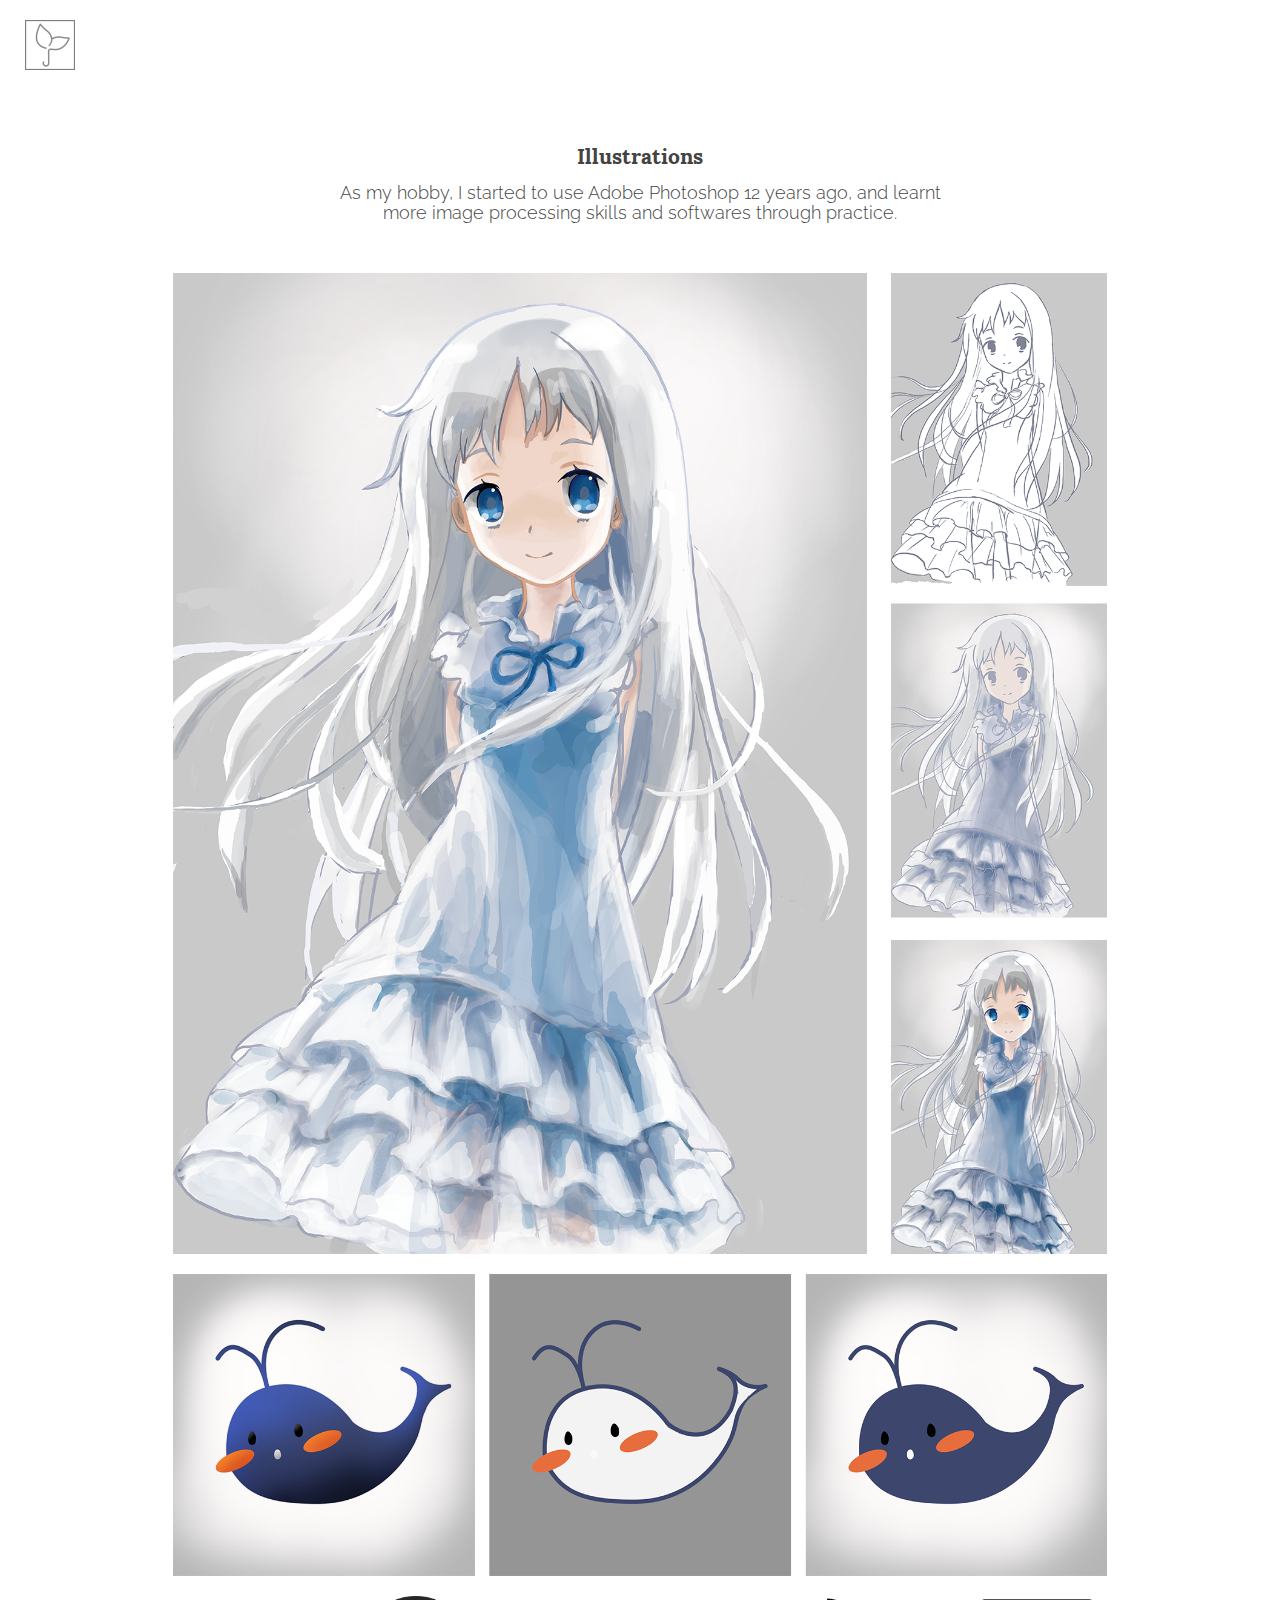
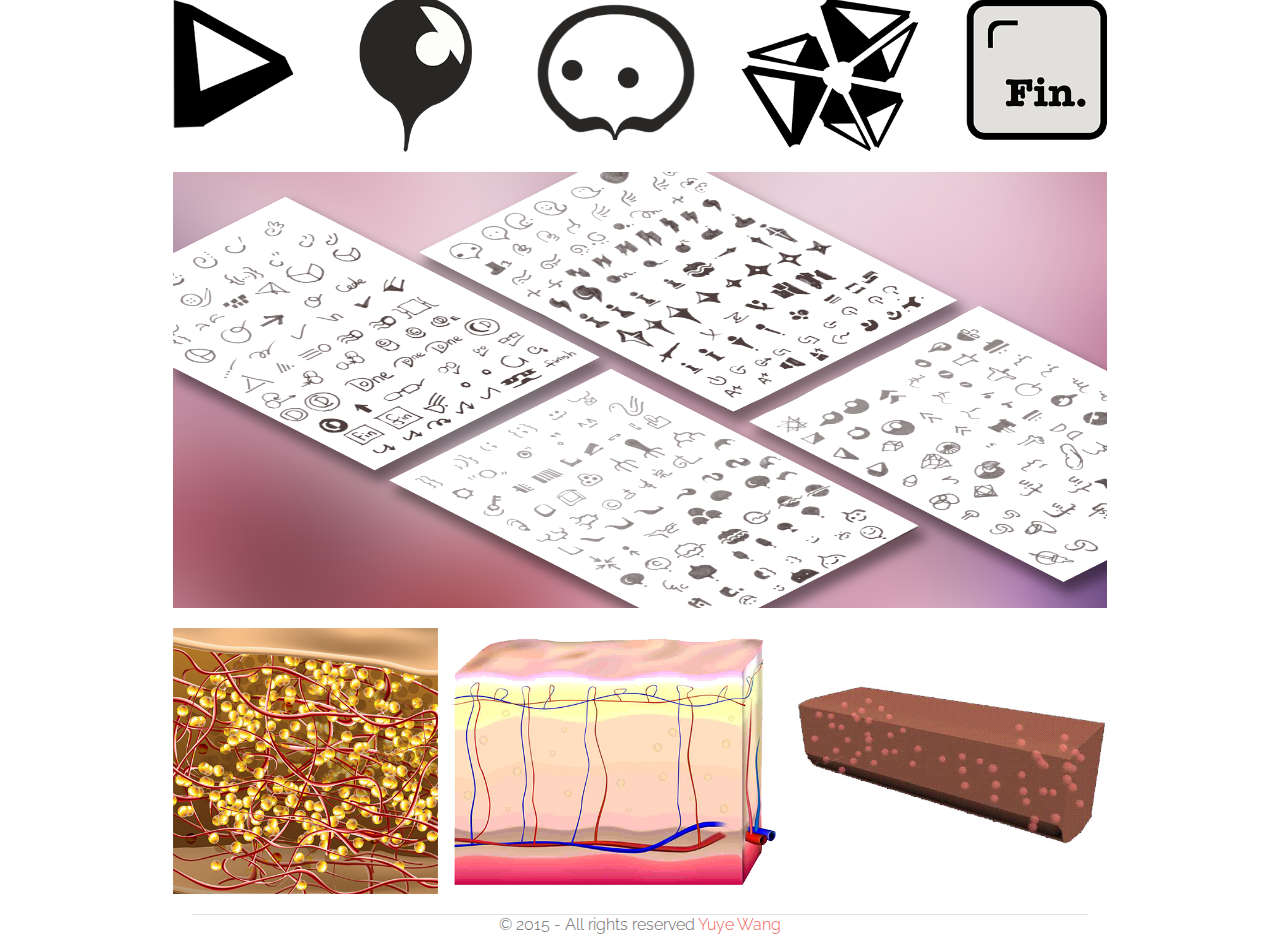
<file: HTML/illustrations.html>
<!DOCTYPE html>
<html lang="en-US" class="no-js">
	<head>

		<!-- ==============================================
		Title and Meta Tags
		=============================================== -->
		<meta charset="utf-8">
		<title>Yuye | Illustrations</title>
		<meta name="viewport" content="width=device-width, initial-scale=1, maximum-scale=1">
		<meta http-equiv="X-UA-Compatible" content="IE=edge">

		<!-- ==============================================
		Favicons
		=============================================== -->
		<link rel="shortcut icon" href="assets/images/favicon.ico">
		<link rel="apple-touch-icon" href="assets/images/apple-touch-icon.png">
		<link rel="apple-touch-icon" sizes="72x72" href="assets/images/apple-touch-icon-72x72.png">
		<link rel="apple-touch-icon" sizes="114x114" href="assets/images/apple-touch-icon-114x114.png">
		
		<!-- ==============================================
		CSS
		=============================================== -->    
		<link rel="stylesheet" href="assets/css/bootstrap.min.css">
		<link rel="stylesheet" href="assets/css/font-awesome.min.css">
		<link rel="stylesheet" href="assets/css/styles-project.css">
		<link rel="stylesheet" href="assets/css/styles-proj-extend.css">
		
		<!-- ==============================================
		Fonts
		=============================================== -->
		<link href='http://fonts.googleapis.com/css?family=Raleway:400,300,200,500,600,700' rel='stylesheet' type='text/css'>
		<!-- ==============================================
		JS
		=============================================== -->
			
		<!--[if lt IE 9]>
			<script src="assets/js/libs/respond.min.js"></script>
		<![endif]-->
		
		
	</head>
  
	<body >
	
		<!--=== PAGE PRELOADER ===-->
		<div id="page-loader"><span class="page-loader-gif"></span></div>
		
	
		<!-- ==============================================
		MAIN NAV
		=============================================== -->
		<div id="main-nav" class="navbar-fixed-top hidden-tmp">
			<!-- ======= LOGO home button ========-->
			<a class="navbar-brand" href="index.html">
				<img src="assets/images/logowyy/leaf_graybox.png" alt="home"/>
			</a>
			
		</div><!--End main-nav -->
		
		<!-- ==============================================
		Header
		=============================================== -->
		<section id="two-d-design-header">
			<div class="container col-md-6 col-md-offset-3">
				<div class="text-center add-padding-top">
					<h2 class="subtitle">Illustrations</h2>
					<h4 style="margin-bottom:50px">As my hobby, I started to use Adobe Photoshop 12 years ago, and learnt more image processing skills and softwares through practice. </h4>
				</div>
			</div>
		</section>

		<!-- ==============================================
		Pictures
		=============================================== -->
		

		<section  class="bg-color-white">
		
			<div class="container">
				<img class="list-image center-block" src="assets/images/illustration/mianma.png" >
				<img class="list-image center-block" src="assets/images/illustration/lanjing.png" >
				<img class="list-image center-block" src="assets/images/illustration/il_2.png" >
				<img class="list-image center-block" src="assets/images/illustration/il_1.png" >
				<img class="list-image center-block" src="assets/images/illustration/il_3.png" >
			</div>

			
		</section>
	


		<!-- ==============================================
		FOOTER
		=============================================== -->	
		<footer>
			<img class="center-block" width="70%" src="assets/images/line.gif">
			<p class="text-center">&copy; 2015 - All rights reserved <a href="index.html">Yuye Wang</a></p>
		</footer>
		
		<!-- ==============================================
		SCRIPTS
		=============================================== -->	

	    <!-- jQuery -->
	    <script src="assets/js/libs/jquery.js"></script>

	    <!-- Bootstrap Core JavaScript -->
	    <script src="assets/js/libs/bootstrap.min.js"></script>

		<!-- Custom Theme JavaScript -->
		<script src="assets/js/scripts.js"></script>
		
	</body>
	
</html>
</file>
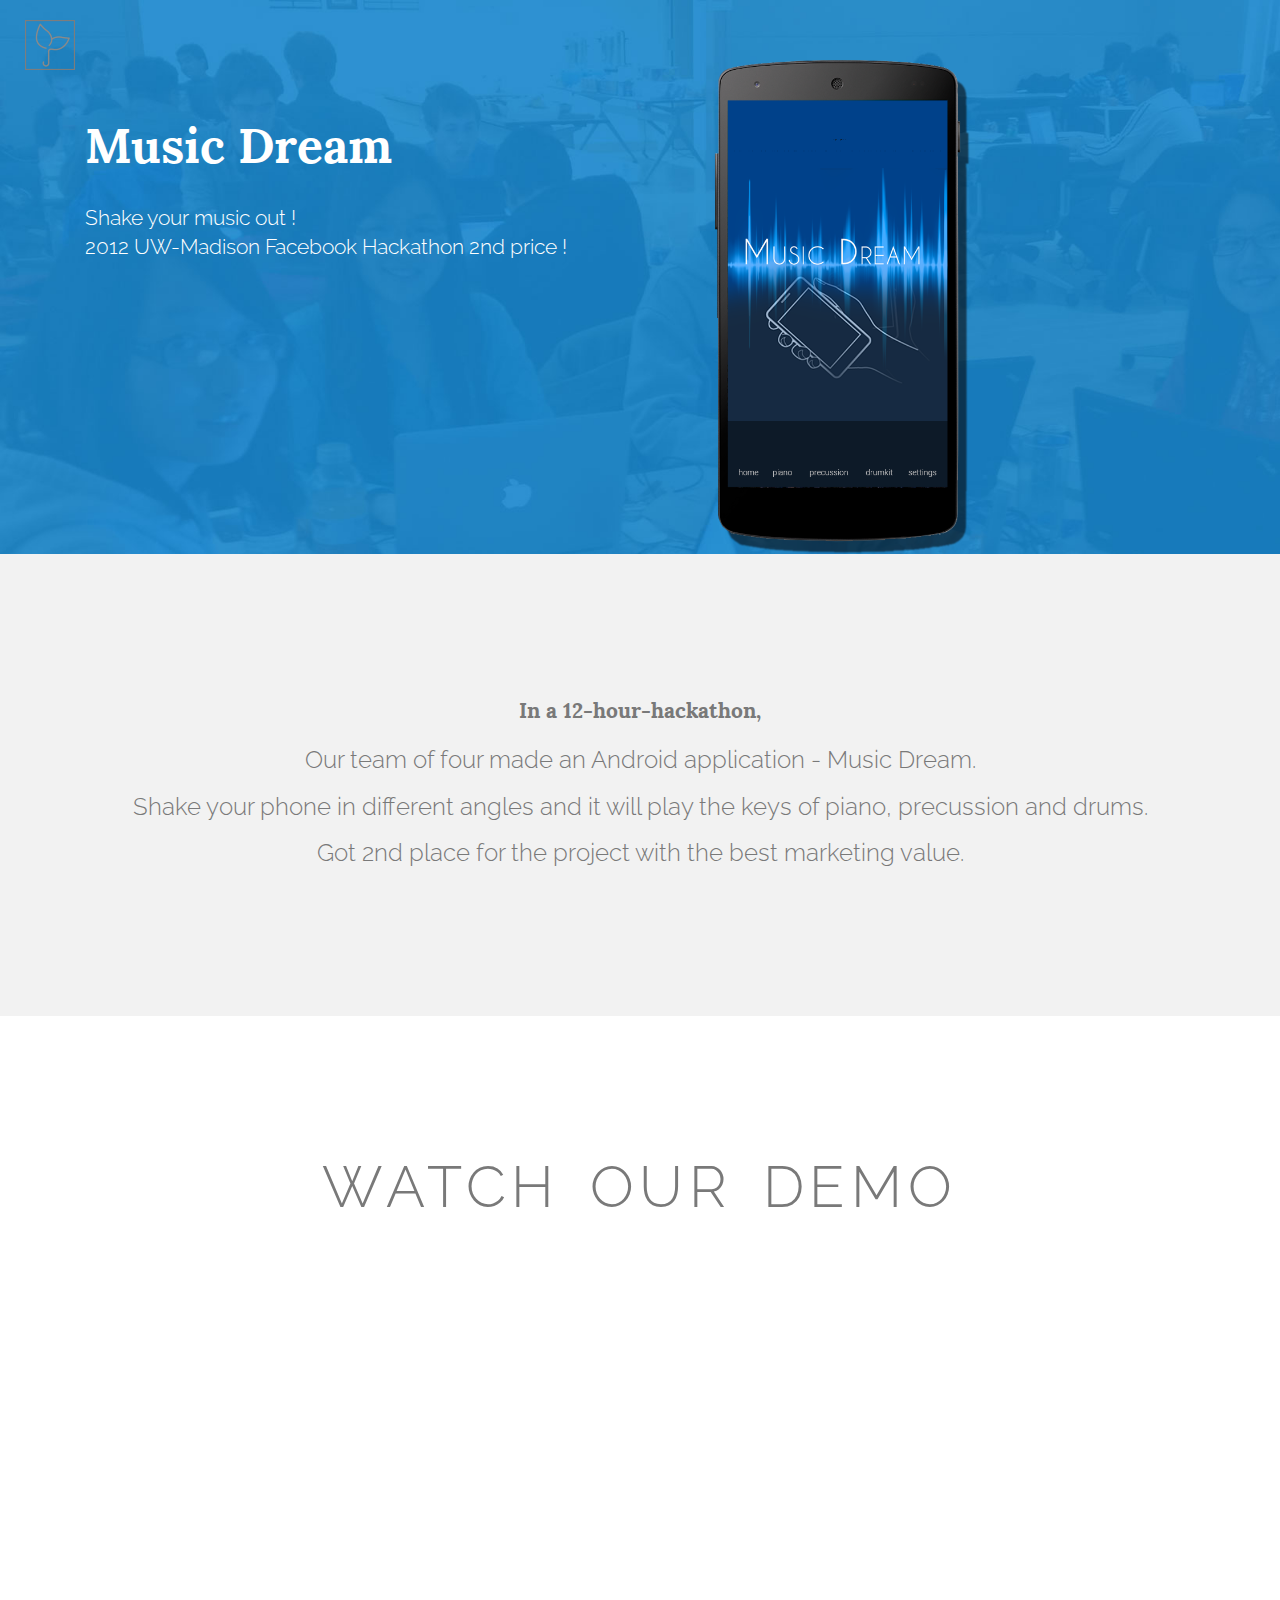
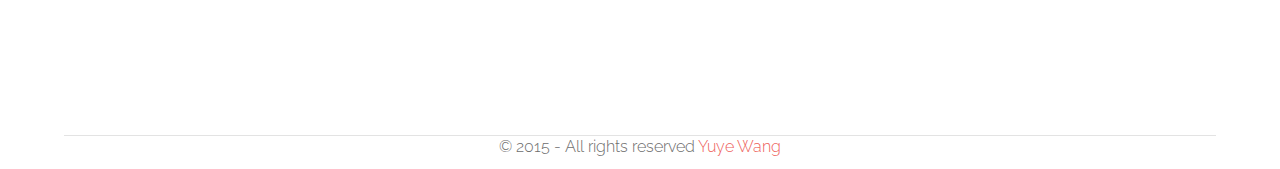
<file: HTML/music_dream.html>
<!DOCTYPE html>
<html lang="en-US" class="no-js">
	<head>

		<!-- ==============================================
		Title and Meta Tags
		=============================================== -->
		<meta charset="utf-8">
		<title>Yuye | Music Dream</title>
		<meta name="viewport" content="width=device-width, initial-scale=1, maximum-scale=1">
		<meta http-equiv="X-UA-Compatible" content="IE=edge">

		<!-- ==============================================
		Favicons
		=============================================== -->
		<link rel="shortcut icon" href="assets/images/favicon.ico">
		<link rel="apple-touch-icon" href="assets/images/apple-touch-icon.png">
		<link rel="apple-touch-icon" sizes="72x72" href="assets/images/apple-touch-icon-72x72.png">
		<link rel="apple-touch-icon" sizes="114x114" href="assets/images/apple-touch-icon-114x114.png">
		
		<!-- ==============================================
		CSS
		=============================================== -->    
		<link rel="stylesheet" href="assets/css/bootstrap.min.css">
		<link rel="stylesheet" href="assets/css/font-awesome.min.css">
		<link rel="stylesheet" href="assets/css/styles-project.css">
		<link rel="stylesheet" href="assets/css/styles-proj-extend.css">
		
		<!-- ==============================================
		Fonts
		=============================================== -->
		<link href='http://fonts.googleapis.com/css?family=Raleway:400,300,200,500,600,700' rel='stylesheet' type='text/css'>
		<!-- ==============================================
		JS
		=============================================== -->
			
		<!--[if lt IE 9]>
			<script src="assets/js/libs/respond.min.js"></script>
		<![endif]-->
		
	</head>
  
	<body>
	
		<!--=== PAGE PRELOADER ===-->
		<div id="page-loader"><span class="page-loader-gif"></span></div>
		
	
		<!-- ==============================================
		MAIN NAV
		=============================================== -->
		<div id="main-nav" class="navbar-fixed-top hidden-tmp">
			<!-- ======= LOGO home button ========-->
			<a class="navbar-brand" href="index.html">
				<img src="assets/images/logowyy/leaf_graybox.png" alt="home"/>
			</a>
			
		</div><!--End main-nav -->
		
		<!-- ==============================================
		Header
		=============================================== -->
		<section id="music-dream-header">
		
			<div class="container">
				<div class="text-sec-container col-md-6">
					<h1 class="header-title">Music Dream</h1>
					<p class="lead" >Shake your music out !<br> 2012 UW-Madison Facebook Hackathon 2nd price ! </p>
				</div>
				<img class="col-md-5 title-image-half" src="assets/images/music/proj_top_music_half.png" >
			</div>
		</section>

		<!-- ==============================================
		Screenshot phone 1
		=============================================== -->
		<section  class="add-padding bg-color-light-gray">
			<div class="container text-center">
				<h1 class="subtitle">In a 12-hour-hackathon,</h1>
				<h3>Our team of four made an Android application - Music Dream. </h3>
				<h3>Shake your phone in different angles and it will play the keys of piano, precussion and drums.</h3>
				<h3>Got 2nd place for the project with the best marketing value.</h3>
			</div>
		</section>
		


		<!-- ==============================================
		Screenshot phone 1
		=============================================== -->
		<section id="skills" class="add-padding-top bg-color-white">
			<div class="container text-center">
				<h1 class="big-text text-center">Watch our demo</h1>
				<iframe width="1000" height="500" src="https://www.youtube.com/embed/rClNzjYbA-o" frameborder="0" allowfullscreen></iframe>
			</div>
		</section>
		

		
		
		<!-- ==============================================
		FOOTER
		=============================================== -->	
		<footer>
			<img class="center-block" width="90%" src="assets/images/line.gif">
			<p class="text-center">&copy; 2015 - All rights reserved <a href="index.html">Yuye Wang</a></p>
		</footer>
		
		<!-- ==============================================
		SCRIPTS
		=============================================== -->	

	    <!-- jQuery -->
	    <script src="assets/js/libs/jquery.js"></script>

	    <!-- Bootstrap Core JavaScript -->
	    <script src="assets/js/libs/bootstrap.min.js"></script>

		<!-- Custom Theme JavaScript -->
		<script src="assets/js/scripts.js"></script>
		
	</body>
	
</html>
</file>
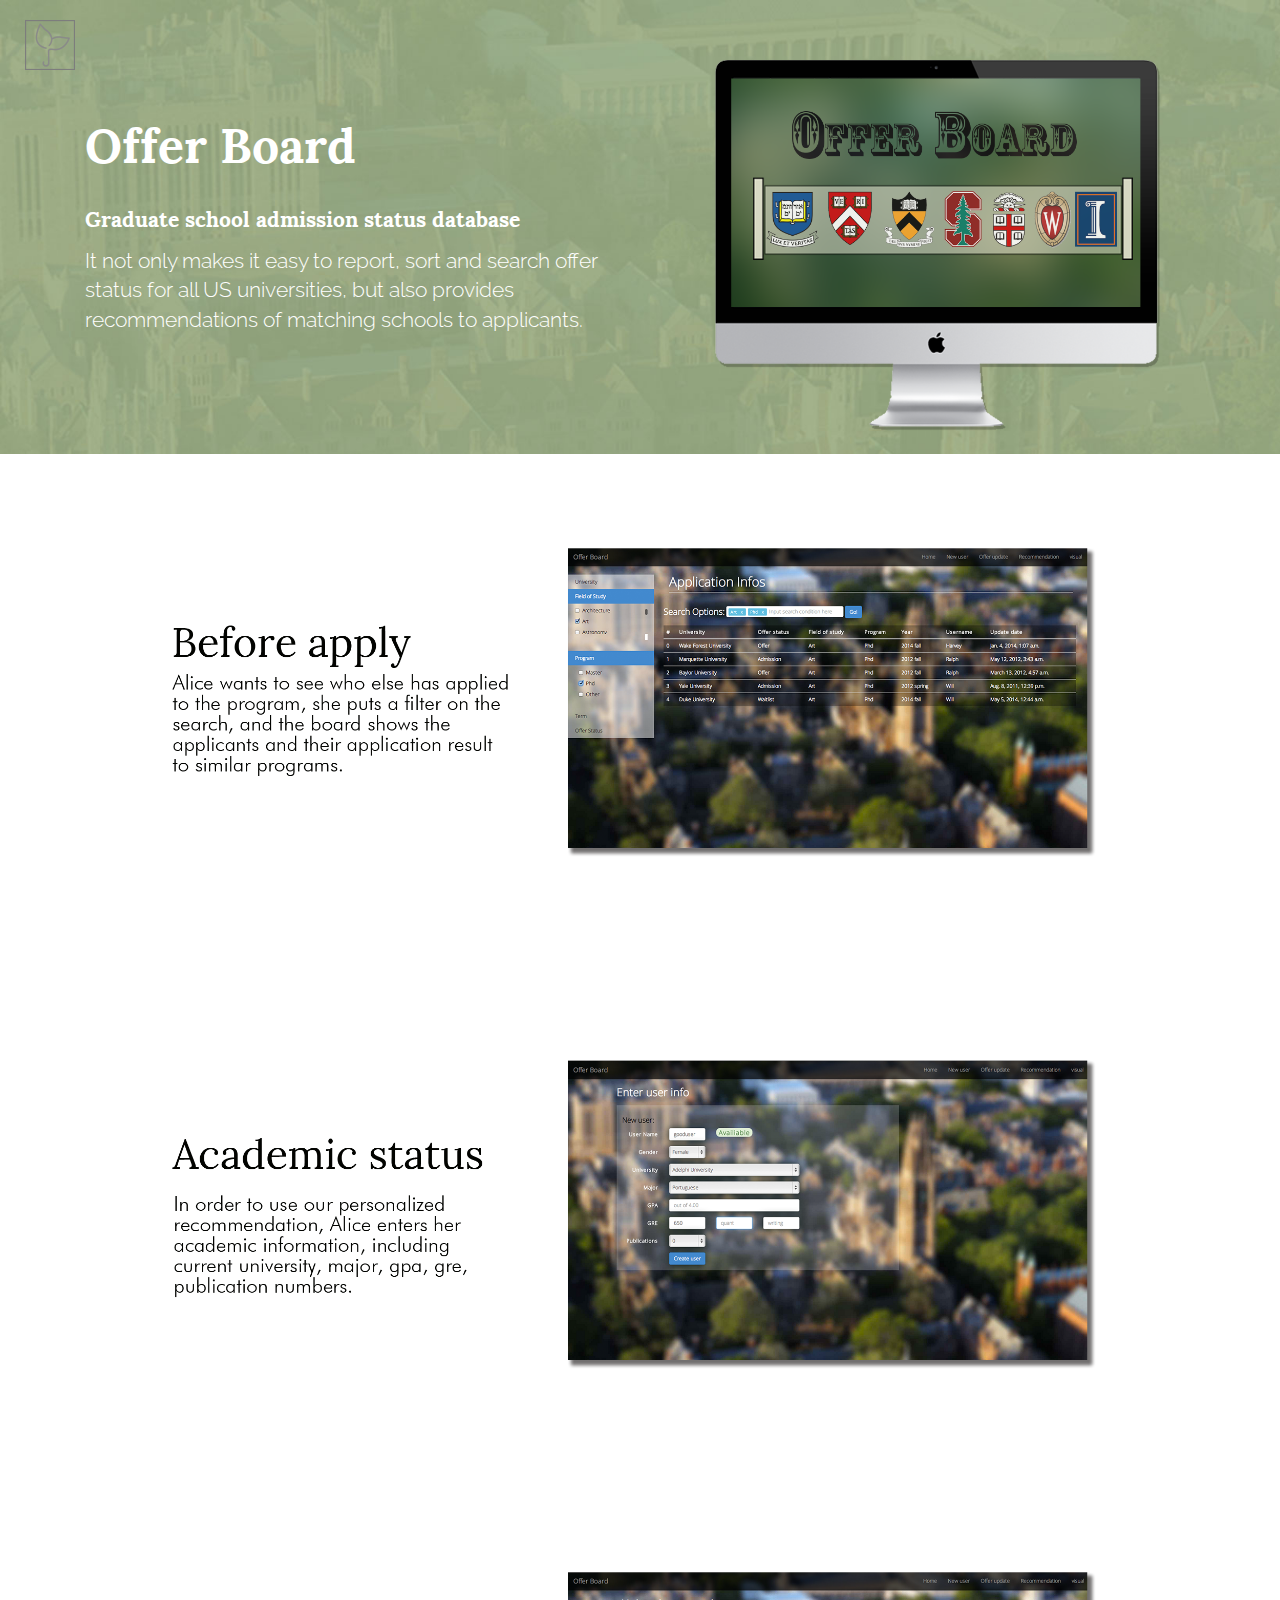
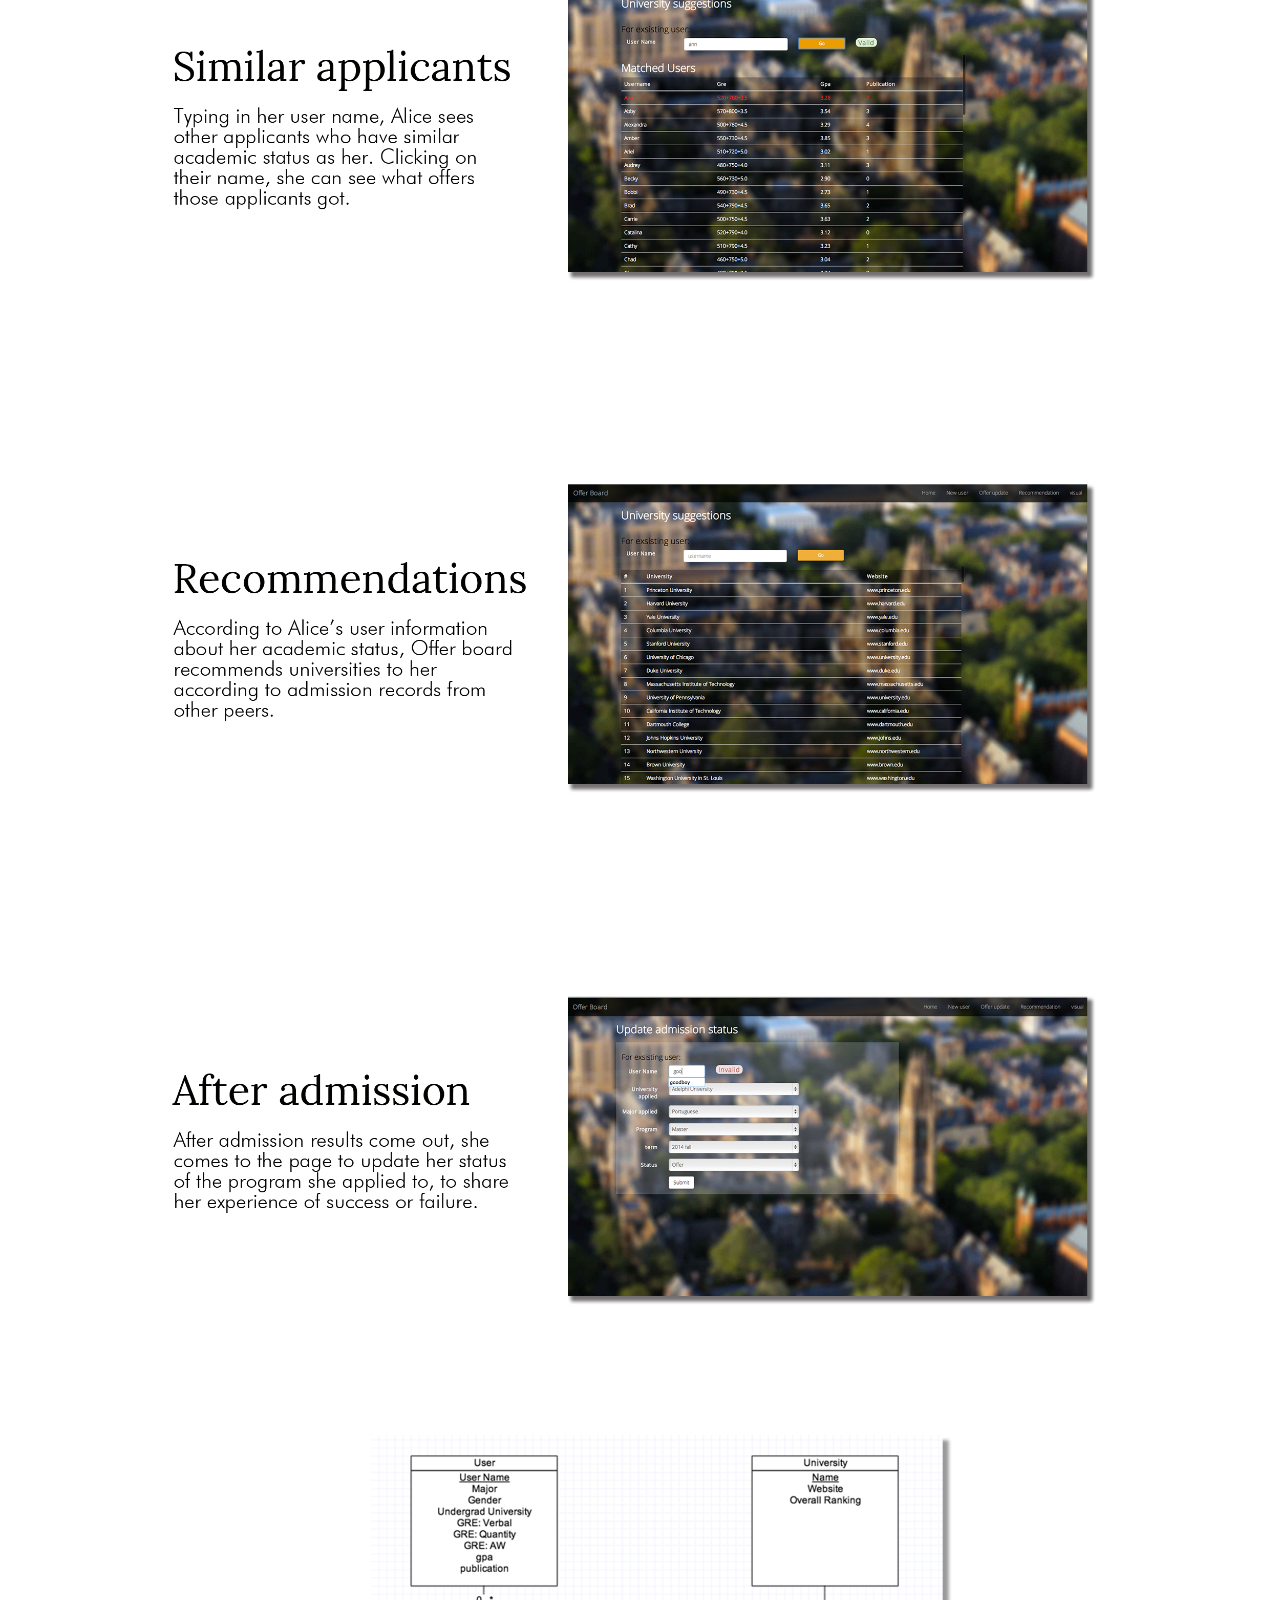
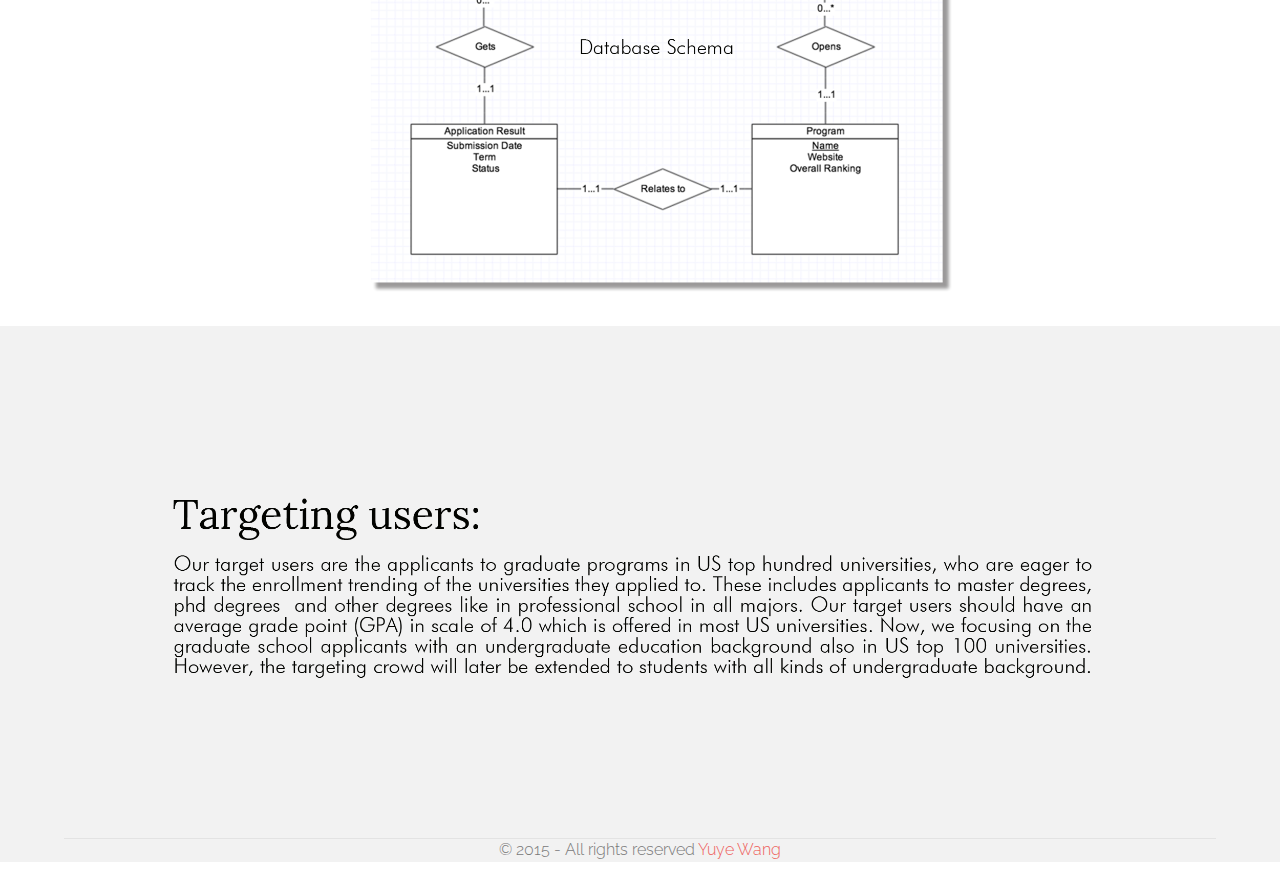
<file: HTML/offer_board.html>
<!DOCTYPE html>
<html lang="en-US" class="no-js">
	<head>

		<!-- ==============================================
		Title and Meta Tags
		=============================================== -->
		<meta charset="utf-8">
		<title>Yuye | Offer Board</title>
		<meta name="viewport" content="width=device-width, initial-scale=1, maximum-scale=1">
		<meta http-equiv="X-UA-Compatible" content="IE=edge">

		<!-- ==============================================
		Favicons
		=============================================== -->
		<link rel="shortcut icon" href="assets/images/favicon.ico">
		<link rel="apple-touch-icon" href="assets/images/apple-touch-icon.png">
		<link rel="apple-touch-icon" sizes="72x72" href="assets/images/apple-touch-icon-72x72.png">
		<link rel="apple-touch-icon" sizes="114x114" href="assets/images/apple-touch-icon-114x114.png">
		
		<!-- ==============================================
		CSS
		=============================================== -->    
		<link rel="stylesheet" href="assets/css/bootstrap.min.css">
		<link rel="stylesheet" href="assets/css/font-awesome.min.css">
		<link rel="stylesheet" href="assets/css/styles-project.css">
		<link rel="stylesheet" href="assets/css/styles-proj-extend.css">
		
		<!-- ==============================================
		Fonts
		=============================================== -->
		<link href='http://fonts.googleapis.com/css?family=Raleway:400,300,200,500,600,700' rel='stylesheet' type='text/css'>
		<!-- ==============================================
		JS
		=============================================== -->
			
		<!--[if lt IE 9]>
			<script src="assets/js/libs/respond.min.js"></script>
		<![endif]-->
		
		
	</head>
  
	<body >
	
		<!--=== PAGE PRELOADER ===-->
		<div id="page-loader"><span class="page-loader-gif"></span></div>
		
	
		<!-- ==============================================
		MAIN NAV
		=============================================== -->
		<div id="main-nav" class="navbar-fixed-top hidden-tmp">
			<!-- ======= LOGO home button ========-->
			<a class="navbar-brand" href="index.html">
				<img src="assets/images/logowyy/leaf_graybox.png" alt="home"/>
			</a>
			
		</div><!--End main-nav -->
		
		<!-- ==============================================
		Header
		=============================================== -->
		<section id="offer-board-header">
			<div class="container">
				<div class="text-sec-container col-md-6">
					<h1 class="header-title">Offer Board</h1>
					<h2 class="subtitle">Graduate school admission status database</h2>
					<p class="lead" >It not only makes it easy to report, sort and search offer status for all US universities, but also provides recommendations of matching schools to applicants. </p>
				</div>
				<img class="col-md-5 title-image-half" src="assets/images/offerboard/offer_board_top_half.png" >
			</div>
		</section>

		
		


		<!-- ==============================================
		before
		=============================================== -->
		<section id="skills" class="bg-color-white">
				<img class="title-image center-block" src="assets/images/offerboard/offerboard1.png" >
		</section>

		<!-- ==============================================
		enter status
		=============================================== -->
		<section id="skills" class=" bg-color-white">
				<img class="title-image center-block" src="assets/images/offerboard/enterstatus.png" >
		</section>
		
		<!-- ==============================================
		similar applicants
		=============================================== -->
		<section id="skills" class=" bg-color-white">
				<img class="title-image center-block" src="assets/images/offerboard/similarapplicants.png" >
		</section>
		<!-- ==============================================
		recommendations
		=============================================== -->
		<section id="skills" class=" bg-color-white">
				<img class="title-image center-block" src="assets/images/offerboard/recommendations.png" >
		</section>
		<!-- ==============================================
		after admission
		=============================================== -->
		<section id="skills" class=" bg-color-white">
				<img class="title-image center-block" src="assets/images/offerboard/afteradmission.png" >
		</section>
		
		<!-- ==============================================
		database schema
		=============================================== -->
		<section id="skills" class="bg-color-white">
				<img class="title-image center-block" src="assets/images/offerboard/schema.png" >
		</section>
		
		
		<!-- ==============================================
		Team
		=============================================== -->
		<section id="skills" class="bg-color-light-gray">
				<img class="title-image center-block" src="assets/images/offerboard/users.png" >
		</section>
		
		<!-- ==============================================
		FOOTER
		=============================================== -->	
		<footer class="bg-color-light-gray">
			<img class="center-block" width="90%" src="assets/images/line.gif">
			<p class="text-center">&copy; 2015 - All rights reserved <a href="index.html">Yuye Wang</a></p>
		</footer>
		
		<!-- ==============================================
		SCRIPTS
		=============================================== -->	

	    <!-- jQuery -->
	    <script src="assets/js/libs/jquery.js"></script>

	    <!-- Bootstrap Core JavaScript -->
	    <script src="assets/js/libs/bootstrap.min.js"></script>

		<!-- Custom Theme JavaScript -->
		<script src="assets/js/scripts.js"></script>
		
	</body>
	
</html>
</file>
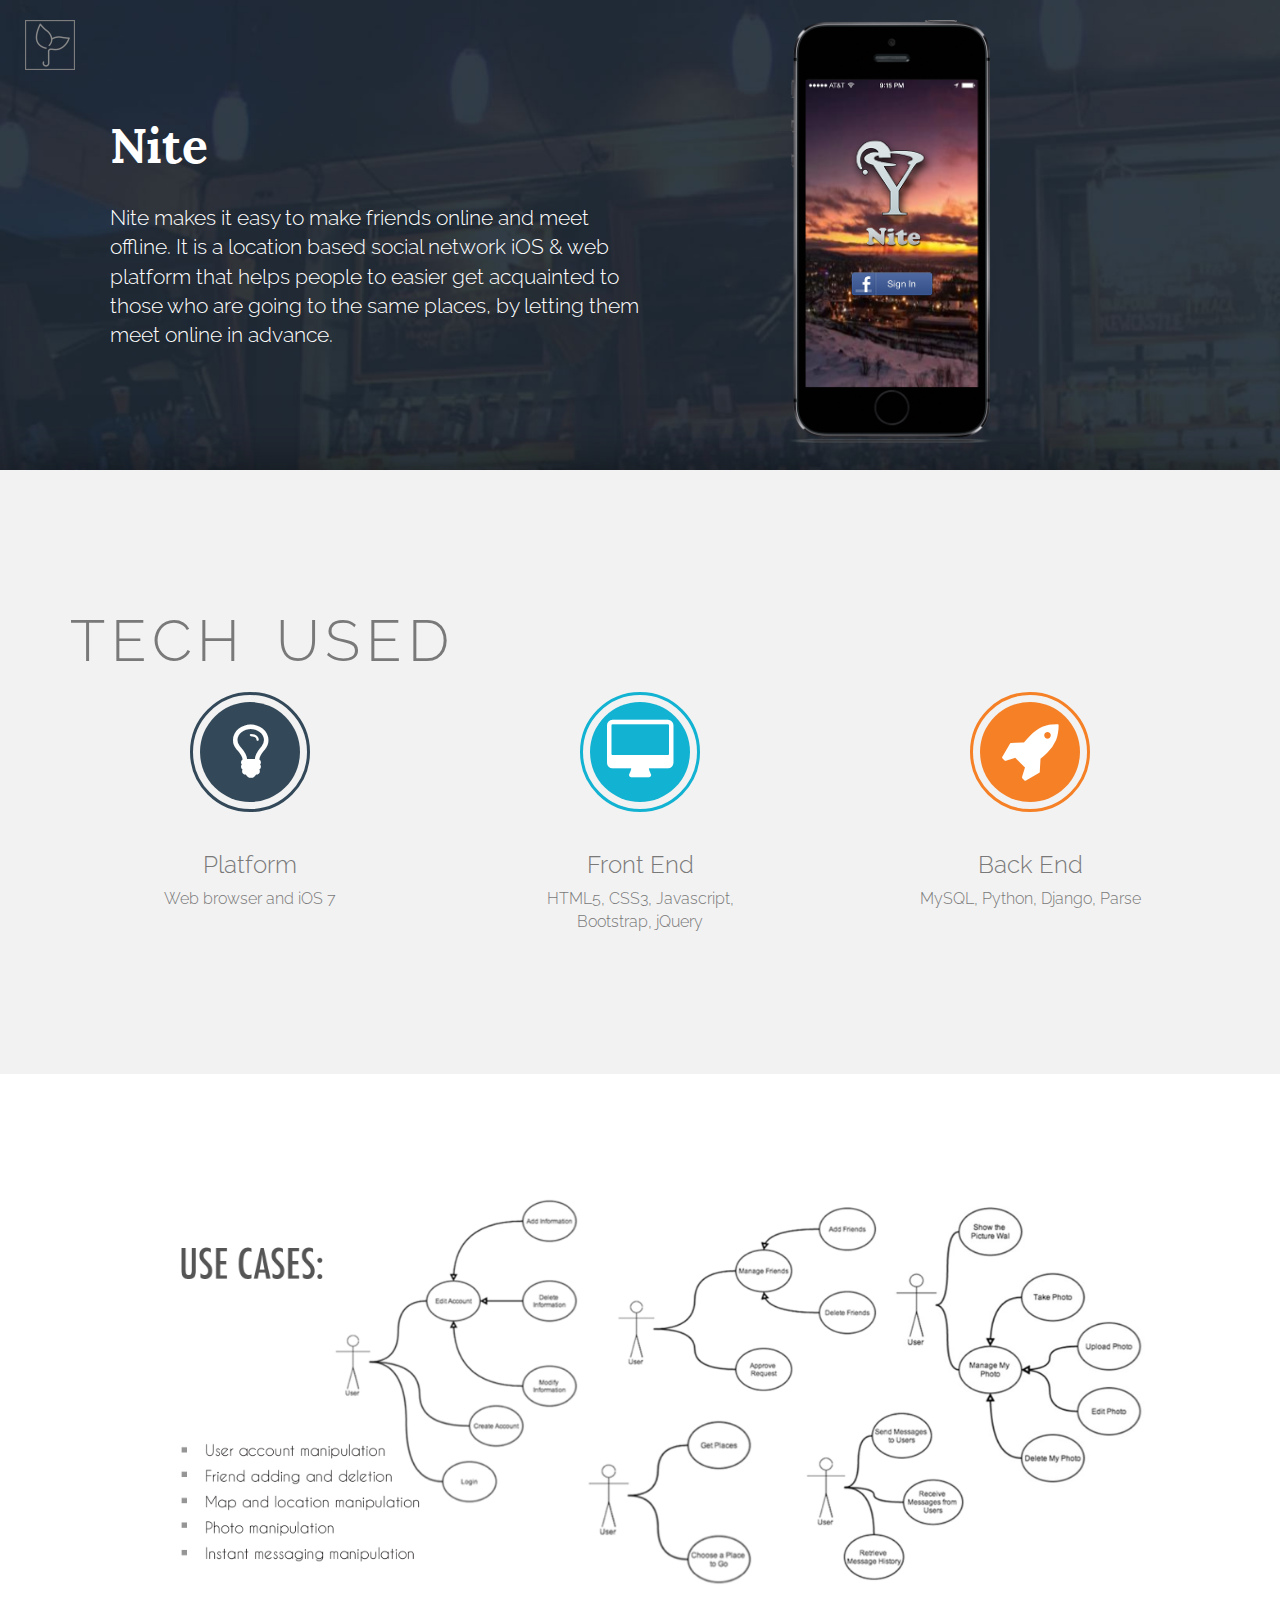
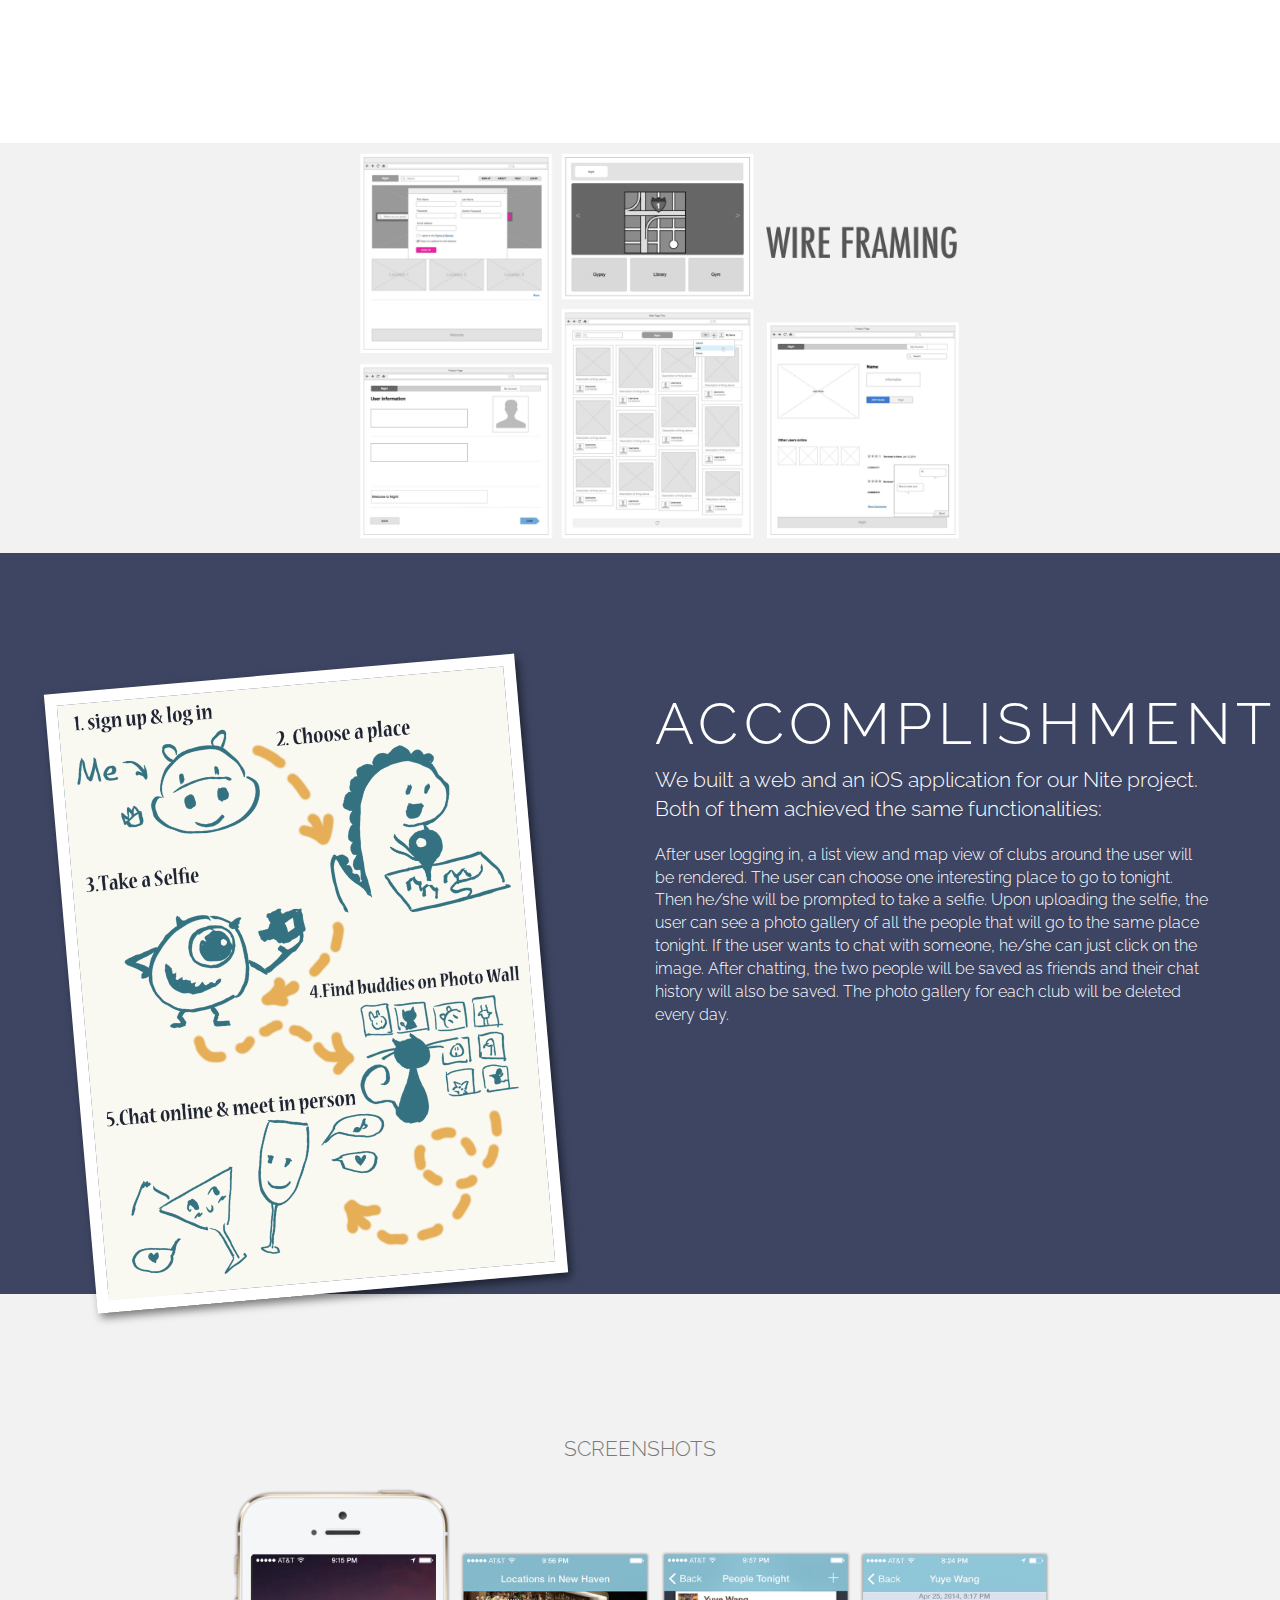
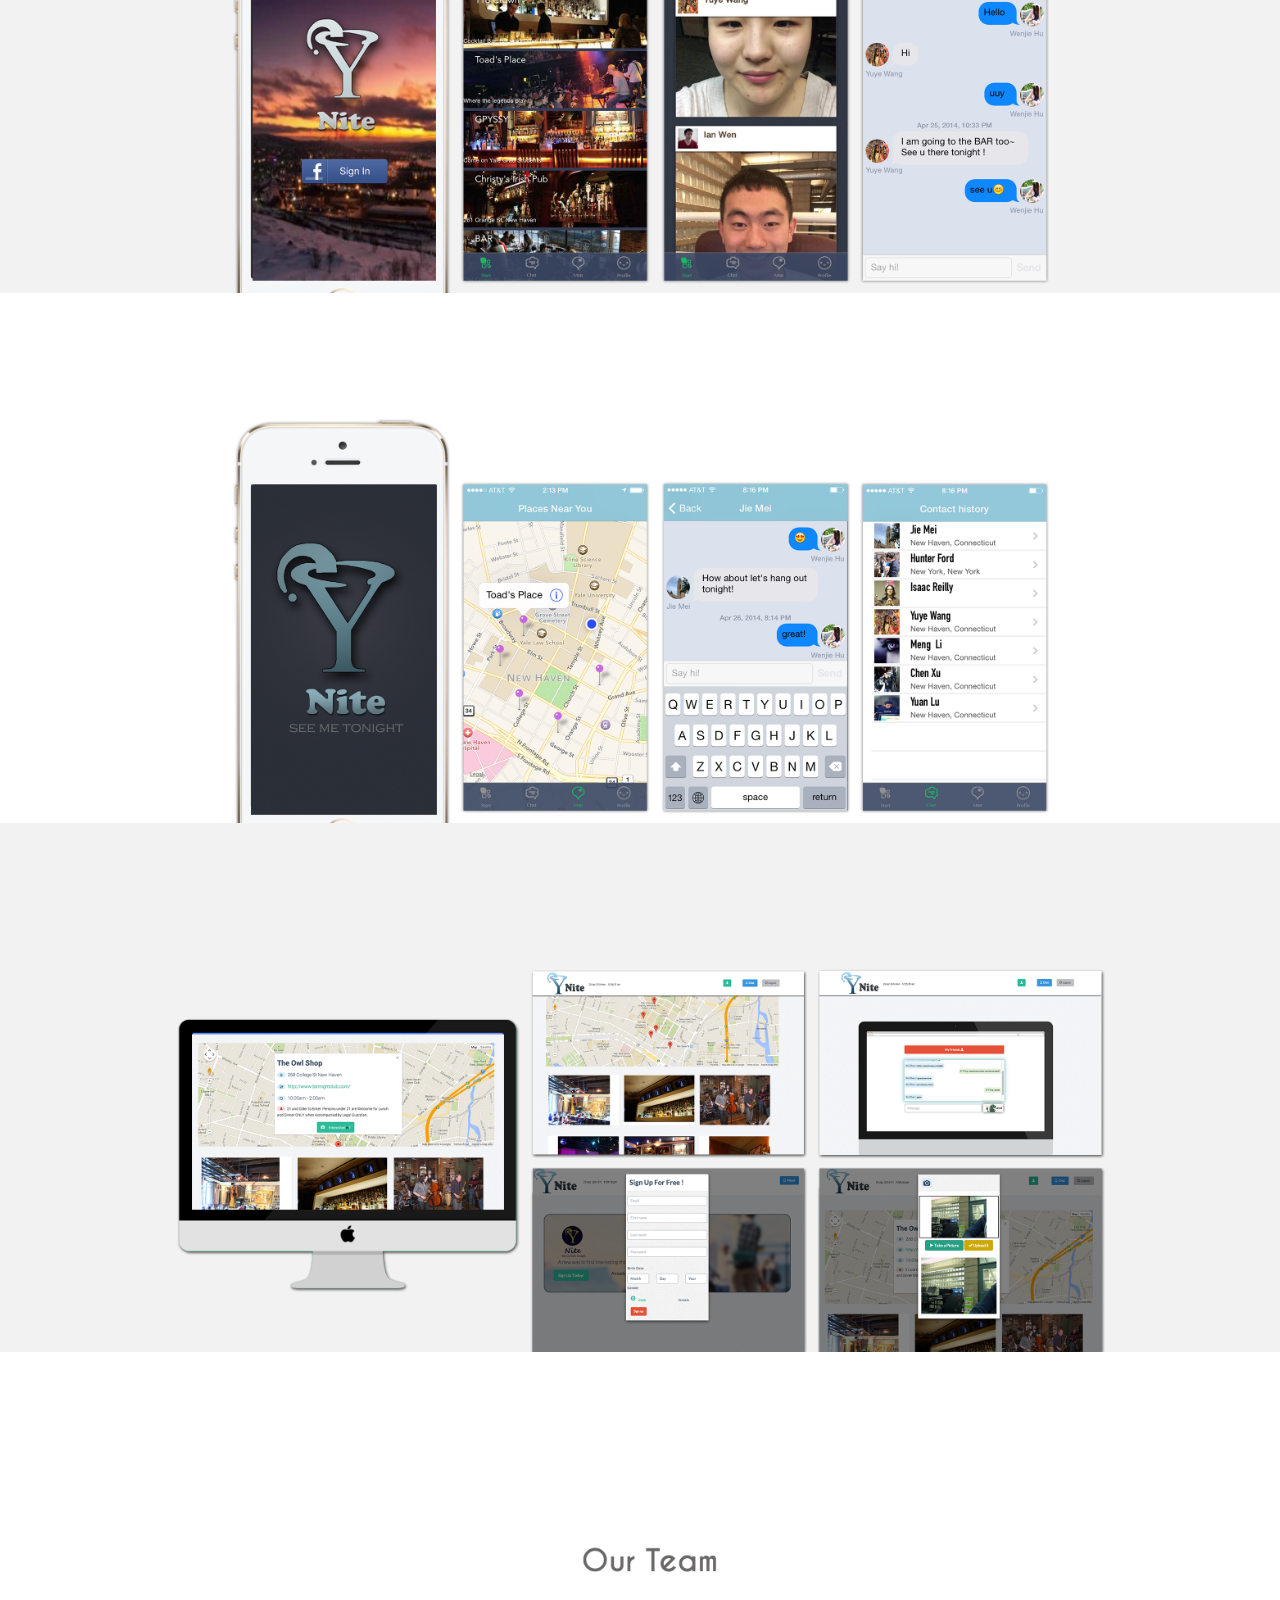
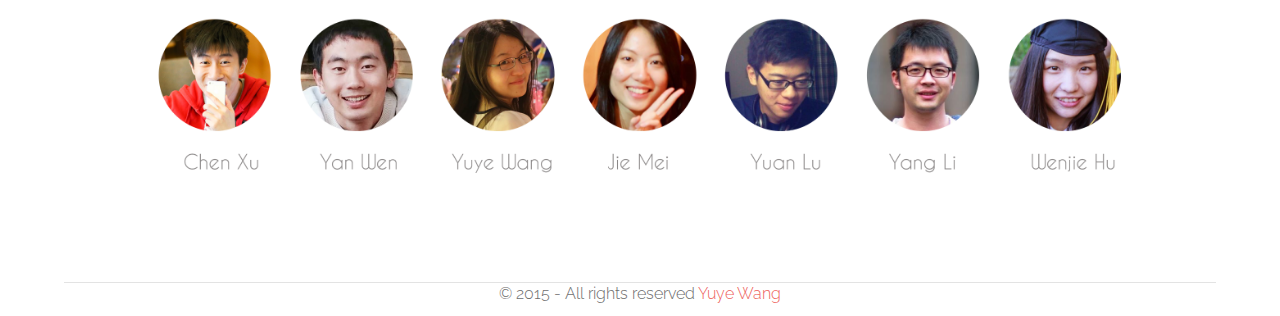
<file: HTML/proj_nite.html>
<!DOCTYPE html>
<html lang="en-US" class="no-js">
	<head>

		<!-- ==============================================
		Title and Meta Tags
		=============================================== -->
		<meta charset="utf-8">
		<title>Yuye | Nite</title>
		<meta name="viewport" content="width=device-width, initial-scale=1, maximum-scale=1">
		<meta http-equiv="X-UA-Compatible" content="IE=edge">

		<!-- ==============================================
		Favicons
		=============================================== -->
		<link rel="shortcut icon" href="assets/images/favicon.ico">
		<link rel="apple-touch-icon" href="assets/images/apple-touch-icon.png">
		<link rel="apple-touch-icon" sizes="72x72" href="assets/images/apple-touch-icon-72x72.png">
		<link rel="apple-touch-icon" sizes="114x114" href="assets/images/apple-touch-icon-114x114.png">
		
		<!-- ==============================================
		CSS
		=============================================== -->    
		<link rel="stylesheet" href="assets/css/bootstrap.min.css">
		<link rel="stylesheet" href="assets/css/font-awesome.min.css">
		<link rel="stylesheet" href="assets/css/styles-project.css">
		<link rel="stylesheet" href="assets/css/styles-proj-extend.css">
		
		<!-- ==============================================
		Fonts
		=============================================== -->
		<link href='http://fonts.googleapis.com/css?family=Raleway:400,300,200,500,600,700' rel='stylesheet' type='text/css'>
		<!-- ==============================================
		JS
		=============================================== -->
			
		<!--[if lt IE 9]>
			<script src="assets/js/libs/respond.min.js"></script>
		<![endif]-->
		
		
	</head>
  
	<body >
	
		<!--=== PAGE PRELOADER ===-->
		<div id="page-loader"><span class="page-loader-gif"></span></div>
		
	
		<!-- ==============================================
		MAIN NAV
		=============================================== -->
		<div id="main-nav" class="navbar-fixed-top hidden-tmp">
			<!-- ======= LOGO home button ========-->
			<a class="navbar-brand" href="index.html">
				<img src="assets/images/logowyy/leaf_graybox.png" alt="home"/>
			</a>
			
		</div><!--End main-nav -->
		
		<!-- ==============================================
		Header
		=============================================== -->
		<header id="nite-header">
		
			<div class="container row">
				<div class="text-sec-container col-md-6 col-sm-offset-1">
					<h1 class="header-title">Nite</h1>
					<p class="lead" >Nite makes it easy to make friends online and meet offline. It is a location based social network iOS & web platform that helps people to easier get acquainted to those who are going to the same places, by letting them meet online in advance. </p>
				</div>
				<div class="col-md-5">
					<img class="title-image-half" src="assets/images/nite/banner_nite_half.png" >
				</div>
			</div>
		</header>

		
		<!-- ==============================================
		Tech
		=============================================== -->
		<section id="services" class="add-padding bg-color-light-gray">
		
			<div class="container">
				
				<h1 class="section-title big-text">Tech Used</h1>
				
				<div class="row">
				
					<div class="col-sm-4 service-item color3 ">
					
						<div class="service-icon"><i class="fa fa-lightbulb-o"></i></div>
						
						<h3>Platform</h3>
						
						<p>Web browser and iOS 7</p>
						
						
					</div>
				
					<div class="col-sm-4 service-item color1">
					
						<div class="service-icon"><i class="fa fa-desktop "></i></div>
						
						<h3>Front End</h3>
						
						<p>HTML5, CSS3, Javascript, Bootstrap, jQuery</p>
						
						
					</div>
					
					<div class="col-sm-4 service-item color2">
					
						<div class="service-icon"><i class="fa fa-rocket"></i></div>
						
						<h3>Back End</h3>
						
						<p>MySQL, Python, Django, Parse</p>
						
					</div>
					
				</div>
				
			</div>
		
		</section>



		<!-- ==============================================
		Use cases
		=============================================== -->
		<section id="skills" class="add-padding bg-color-white">
				<img class="title-image center-block" src="assets/images/nite/nite_usecases.png" >
		</section>
		
		<!-- ==============================================
		Wireframe
		=============================================== -->
		<section id="skills" class=" bg-color-light-gray">
				<img class="title-image center-block" src="assets/images/nite/nite_wireframe.png" >
		</section>
		
		
		
		<!-- ==============================================
		ABOUT
		=============================================== -->
		<section id="about" class="add-padding-top bg-color-navy">
		
			<div class="container">
				
				<div class="row">
				
					<div class="col-sm-6">
					
						<img class="img-responsive polaroid" src="assets/images/nite/allsteps2.png" alt="" />
					
					</div>
					
					<div class="col-sm-6 ">
					
						<h1 class="big-text">ACCOMPLISHMENT</h1>
						
						<p class="lead">We built a web and an iOS application for our Nite project. Both of them achieved the same functionalities:</p>
					
						<p> After user logging in, a list view and map view of clubs around the user will be rendered. The user can choose one interesting place to go to tonight. Then he/she will be prompted to take a selfie. Upon uploading the selfie, the user can see a photo gallery of all the people that will go to the same place tonight. If the user wants to chat with someone, he/she can just click on the image. After chatting, the two people will be saved as friends and their chat history will also be saved. The photo gallery for each club will be deleted every day.</p>
					
					</div>
				
				</div>
				
			</div>
		
		</section>
	

		
		<!-- ==============================================
		Screenshot phone 1
		=============================================== -->
		<section id="skills" class="add-padding-top bg-color-light-gray">
				<h1 class="lead text-center">SCREENSHOTS</h1>
				<img class="title-image center-block" src="assets/images/nite/nite_screen_shot1.png" >
		</section>
		
		
		<!-- ==============================================
		Screenshot phone 2
		=============================================== -->
		<section id="skills" class="add-padding-top bg-color-white">
				<img class="title-image center-block" src="assets/images/nite/nite_screen_shot2.png" >
		</section>
		
		<!-- ==============================================
		Screenshot web
		=============================================== -->
		<section id="skills" class="add-padding-top bg-color-light-gray">
				<img class="title-image center-block" src="assets/images/nite/nite_screen_shot3.png" >
		</section>

		<!-- ==============================================
		Team
		=============================================== -->
		<section id="skills" class="add-padding-top bg-color-white">
				<img class="title-image center-block" src="assets/images/nite/nite_team.png" >
		</section>
		
		<!-- ==============================================
		FOOTER
		=============================================== -->	
		<footer>
			<img class="center-block" width="90%" src="assets/images/line.gif">
			<p class="text-center">&copy; 2015 - All rights reserved <a href="index.html">Yuye Wang</a></p>
		</footer>
		
		<!-- ==============================================
		SCRIPTS
		=============================================== -->	

	    <!-- jQuery -->
	    <script src="assets/js/libs/jquery.js"></script>

	    <!-- Bootstrap Core JavaScript -->
	    <script src="assets/js/libs/bootstrap.min.js"></script>

		<!-- Custom Theme JavaScript -->
		<script src="assets/js/scripts.js"></script>
		
	</body>
	
</html>
</file>
<file: Documentation/css/styles.css>
body{
	background:#eee;
	color: #818b8a;
}

strong{
    color:#555;
}

#sidenav hr{
    margin:5px 10px;
}

td#style-1 {
    width: 180px;
    background:url('../assets/style-1.jpg') 50% 50% no-repeat;
}

td#style-1 {
    width: 180px;
    background:url('../assets/style-1.jpg') 50% 50% no-repeat;
}

td#style-2 {
    width: 180px;
    background:url('../assets/style-2.jpg') 50% 50% no-repeat;
}

td#style-3 {
    width: 180px;
    background:url('../assets/style-3.jpg') 50% 50% no-repeat;
}

td#style-4 {
    width: 180px;
    background:url('../assets/style-4.jpg') 50% 50% no-repeat;
}

td#style-5 {
    width: 180px;
    background:url('../assets/style-5.jpg') 50% 50% no-repeat;
}

td#style-6 {
    width: 180px;
    background:url('../assets/style-6.jpg') 50% 50% no-repeat;
}

td#style-7 {
    width: 180px;
    background:url('../assets/style-7.jpg') 50% 50% no-repeat;
}

td#style-8 {
    width: 180px;
    background:url('../assets/style-8.jpg') 50% 50% no-repeat;
}

td#style-9 {
    width: 180px;
    background:url('../assets/style-9.jpg') 50% 50% no-repeat;
}

.jumbotron {
    background:url(../assets/theme-preview.jpg) no-repeat top center; 
	-webkit-background-size: cover;
	-moz-background-size: cover;
	-o-background-size: cover;
	background-size: cover;
	background-color:#654654;
    color:#fff;
    margin-bottom:80px;
}

.panel{
    border:none;
    -webkit-box-shadow:none;
    box-shadow:none;
	margin-bottom:100px;
} 

.panel-body{
    padding:50px;
}

.panel-heading {
    padding:15px 50px;
    text-align:center;
}

.panel-title{
    font-size:21px;
}

#sidebar .panel-heading {
    padding:15px 30px;
    text-align:left;
}


#sidebar .panel-body{
    padding:15px 0;
}

#sidebar .affix {
  position: static;
}

.sidenav > li > a {
  display: block;
  color: #818b8a;
  padding: 5px 30px;
}
.sidenav > li > a:hover,
.sidenav > li > a:focus {
  text-decoration: none;
  background-color: #fafafa;
}
.sidenav > .active > a,
.sidenav > .active:hover > a,
.sidenav > .active:focus > a {
  font-weight: bold;
  color: #18BC9C;
  background-color: transparent;
}

/* Show and affix the side nav when space allows it */
@media (min-width: 992px) {
  /* Widen the fixed sidebar */
  #sidebar .affix,
  #sidebar .affix-bottom {
    width: 213px;
  }
  #sidebar .affix {
    position: fixed; /* Undo the static from mobile first approach */
    top: 50px;
  }
  #sidebar .affix-bottom {
    position: absolute; /* Undo the static from mobile first approach */
  }
}
@media (min-width: 1200px) {
  /* Widen the fixed sidebar again */
  #sidebar .affix-bottom,
  #sidebar .affix {
    width: 263px;
  }
}
</file>
<file: Documentation/css/syntax.css>
/*!
 *  Syntax Highlighting based on 'Snippet' by SteamDev (http://steamdev.com/snippet)
 *  http://syntaxhighlight.in v1.0.0
 *  Date: Sunday Jan 1, 2012
 *
 * .sh_sourceCode is the <pre> 
 */
pre {
    font-size:12px;
    white-space: nowrap;
}

.sh_bright .sh_sourceCode .sh_keyword{
	color:#ff3030;
	font-weight:bold;
	font-style:normal
}

.sh_bright .sh_sourceCode .sh_type{
	color:#f7b92c;
	font-weight:normal;
	font-style:normal
}

.sh_bright .sh_sourceCode .sh_string{
	color:#1861a7;
	font-weight:normal;
	font-style:normal
}

.sh_bright .sh_sourceCode .sh_regexp{
	color:#1861a7;
	font-weight:normal;
	font-style:normal
}

.sh_bright .sh_sourceCode .sh_specialchar{
	color:#1861a7;
	font-weight:normal;
	font-style:normal
}

.sh_bright .sh_sourceCode .sh_comment{
	color:#38ad24;
	font-weight:normal;
	font-style:normal
}

.sh_bright .sh_sourceCode .sh_number{
	color:#32ba06;
	font-weight:normal;
	font-style:normal
}

.sh_bright .sh_sourceCode .sh_preproc{
	color:#5374b0;
	font-weight:normal;
	font-style:normal
}

.sh_bright .sh_sourceCode .sh_symbol{
	color:#3030ee;
	font-weight:normal;
	font-style:normal
}

.sh_bright .sh_sourceCode .sh_function{
	color:#d11ced;
	font-weight:normal;
	font-style:normal
}

.sh_bright .sh_sourceCode .sh_cbracket{
	color:#3030ee;
	font-weight:normal;
	font-style:normal
}

.sh_bright .sh_sourceCode .sh_url{
	color:#1861a7;
	font-weight:normal;
	font-style:normal
}

.sh_bright .sh_sourceCode .sh_date{
	color:#ff3030;
	font-weight:bold;
	font-style:normal
}

.sh_bright .sh_sourceCode .sh_time{
	color:#ff3030;
	font-weight:bold;
	font-style:normal
}

.sh_bright .sh_sourceCode .sh_file{
	color:#ff3030;
	font-weight:bold;
	font-style:normal
}

.sh_bright .sh_sourceCode .sh_ip{
	color:#1861a7;
	font-weight:normal;
	font-style:normal
}

.sh_bright .sh_sourceCode .sh_name{
	color:#1861a7;
	font-weight:normal;
	font-style:normal
}

.sh_bright .sh_sourceCode .sh_variable{
	color:#00f;
	font-weight:normal;
	font-style:normal
}

.sh_bright .sh_sourceCode .sh_oldfile{
	color:#1861a7;
	font-weight:normal;
	font-style:normal
}

.sh_bright .sh_sourceCode .sh_newfile{
	color:#1861a7;
	font-weight:normal;
	font-style:normal
}

.sh_bright .sh_sourceCode .sh_difflines{
	color:#ff3030;
	font-weight:bold;
	font-style:normal
}

.sh_bright .sh_sourceCode .sh_selector{
	color:#00f;
	font-weight:normal;
	font-style:normal
}

.sh_bright .sh_sourceCode .sh_property{
	color:#ff3030;
	font-weight:bold;
	font-style:normal
}

.sh_bright .sh_sourceCode .sh_value{
	color:#1861a7;
	font-weight:normal;
	font-style:normal
}

.snippet-textonly:focus{
	background:#333!important;
	color:#fff!important
}

.snippet-wrap pre{
	margin:5px 0;
	padding:0
}

.snippet-wrap .snippet-menu a,.snippet-wrap .snippet-hide a{
	padding:0 5px
}

.snippet-wrap pre.sh_sourceCode{
	padding:1em;
	overflow:auto;
	position:relative;
}

.snippet-wrap pre.snippet-textonly{
	padding:2em
}

.snippet-wrap pre.snippet-formatted{
	*padding:2em 1em
}

.snippet-reveal pre.sh_sourceCode{
	padding:.5em 1em;
	text-align:right;
}

.snippet-wrap .snippet-num li{
	padding-left:0;
}

.snippet-wrap .snippet-no-num{
	list-style:none;
	padding:0;
	margin:0
}

.snippet-wrap .snippet-no-num li{
	list-style:none;
	padding-left:0
}

.snippet-wrap .snippet-num{
	margin:1em 0 1em 1em;
	padding-left:0;
}

.snippet-wrap .snippet-num li{
	list-style:none;
}

.snippet-wrap .snippet-no-num li.box{
	padding:0 6px;
	margin-left:-6px
}

.snippet-wrap .snippet-num li.box{
	border:1px solid;
	list-style-position:inside;
	margin-left:-3em;
	padding-left:6px
}

.snippet-wrap .snippet-num li.box{
	*margin-left:-2.4em
}

.snippet-wrap li.box-top{
	border-width:1px 1px 0!important
}

.snippet-wrap li.box-bot{
	border-width:0 1px 1px!important
}

.snippet-wrap li.box-mid{
	border-width:0 1px!important
}

.snippet-wrap .snippet-num li .box-sp{
	width:18px;
	display:inline-block
}

.snippet-wrap .snippet-num li .box-sp{
	*width:27px
}

.snippet-wrap .snippet-no-num li.box{
	border:1px solid
}

.snippet-wrap .snippet-no-num li .box-sp{
	display:none
}

.snippet-container .snippet-menu{
	border-radius:3px;
	background:#fff;
	padding:2px 5px 3px;
	display:inline-block;
	*display:inline;
	zoom:1
}

.snippet-container .sh_url,.snippet-wrap .snippet-toggle{
	text-decoration:none!important;
	font:12px sans-serif!important
}

.snippet-window{
	border-right-width:1px;
	border-right-style:solid
}

.snippet-wrap .snippet-toggle{
	display:block
}

.snippet-hide pre{
	background:#fff!important
}

.snippet-hide pre a{
	color:#333!important
}
</file>
<file: HTML/assets/css/styles-project.css>
/*-----------------------
----- Basic Styles -----
-------------------------*/

body{
	font-family: Raleway, Arial, sans-serif;
    font-size:16px;
    font-weight:300;
    color:#6d6d6d;
	overflow-x:hidden;
}

a{
	color:#ee5f5c;
	text-decoration:none
}

a:hover,a:focus{
	color:#ee5f5c;
	text-decoration:underline
}

a:focus,
.btn:focus {
	outline: none;
}

/*-----------------------
----- Typo Styles ------
-------------------------*/
@font-face{
    font-family: "Raleway-Regular";
    font-style: normal;
    font-weight: normal;
    src:url("../fonts/Raleway/Raleway-Regular.ttf");
}

@font-face{
    font-family: "Raleway-Medium";
    font-style: normal;
    font-weight: normal;
    src:url("../fonts/Raleway/Raleway-Medium.ttf");
}

@font-face {
    font-family: "caviar-dreams";
    font-style: normal;
    font-weight: 300;
    font-size: 28px;
    line-height: 22px;
    text-transform: uppercase;
    src: url("../fonts/CaviarDreams.ttf");
}


@font-face {
    font-family: "FuturaLtBTMedium";
    font-style: normal;
    font-weight: normal;
    src: url("../fonts/Futura-Lt-BT-Light.ttf");
}

@font-face {
    font-family: "FuturaLtMedium";
    font-style: normal;
    font-weight: normal;
    src: url("../fonts/Futura-lt-medium.ttf");
}

@font-face {
	font-family:  "LoraBold";
	font-style: normal;
    font-weight: normal;
    src: url("../fonts/Lora-Bold.ttf");
}

@font-face {
	font-family:  "Lora";
	font-style: normal;
    font-weight: normal;
    src: url("../fonts/Lora-Regular.ttf");
}


h1,h2,h3,h4,h5,h6,.h1,.h2,.h3,.h4,.h5,.h6{
	font-weight:300;
}

.subtitle{
	font-family: "LoraBold";
    font-size: 1.3em;
    left: 120px;
    line-height: 160%;
}

.header-title{
	font-family: "LoraBold";
	font-size: 3.0em;
	margin-bottom: 30px;
}

.big-text{
	font-family: "Raleway";
    font-size:58px;
    font-weight:300;
    line-height:62px;
    letter-spacing:0.1em;
    word-spacing: 0.15em;
    text-transform:uppercase;
}

.top-menu{
	font-family: "Lora";
	font-weight:100;
	color: #777;
	font-size: 10px;
    letter-spacing: 1px;
    text-align: center;
    text-transform: uppercase;
    cursor: pointer;
    display: inline-block;
    margin: 0 20px;
}

.dolce {
    color: #aeaaa9;
    font-family: "FuturaLtBTMedium","Futura-Book";
    text-decoration: none;
    transition: color 0.3s ease 0s;
}

/*-----------------------
----- Color Styles ------
-------------------------*/
.typo-color-transparent{
    color:rgba(0, 0, 0, 0.5);
}


/*-----------------------
----- Layout Styles -----
-------------------------*/

.add-padding {
    padding-top:120px;
    padding-bottom:140px;
}

.add-padding-top {
    padding-top:120px;
}
.add-padding-bottom {
    padding-bottom:140px;
}

.float-on-top{
	position:absolute;
}
/*-----------------------
----- Color Styles ------
-------------------------*/

.bg-color-dark-green{
	background-color: rgba(23, 32, 22, 0.87);
}

.bg-color-dark-gray{
    color:#ffffff;
    background:#252525;
}


.bg-color-white{
    color:#797979;
    background:#ffffff;
}

.bg-color-light-gray{
    color:#797979;
    background:#f2f2f2;
}

.bg-color-navy{
    color:#ffffff;
    background:#3d4562;
}

.bg-color-dark-navy{
    color:#ffffff;
    background:#101f3e;
}

.bg-color-orange{
    color:#ffffff;
    background:#ec5e5b;
}


.bg-color1{
    color:#fff;
    background:#11b2d2;
}

.bg-color2{
    color:#fff;
    background:#f58026;
}

.bg-color3{
    color:#fff;
    background:#334959;
}

.border-bottom-color2{
    border-bottom:7px solid #f58026;
}

.border-top-color2{
    border-top:7px solid #f58026;
}

.color1 .service-icon,
.color1.service-item ul li:nth-child(2):before{
    background:#11B2D2;
}

.color1 .service-icon:after{
    border:3px solid #11B2D2;
}

.color2 .service-icon,
.color2.service-item ul li:nth-child(2):before{
    background:#F58026;
}

.color2 .service-icon:after{
    border:3px solid #F58026;
}

.color3 .service-icon,
.color3.service-item ul li:nth-child(2):before{
    background:#334959;
}

.color3 .service-icon:after{
    border:3px solid #334959;
}

/*------------------
----- Buttons ------
--------------------*/

.btn-color1,
.btn-color2{
    padding: 10px 30px;
    color:#fff;
    font-size: 21px;
    font-weight: 300;
    background:#F58026;
    outline: none !important;
    border-radius: 0;
    transition: opacity .2s ease-out;
}

.btn-color1{
    background:#11B2D2;
}

.btn-color1:hover,
.btn-color2:hover{
    color:#fff;
    opacity: 0.9;
}

.btn-color1:focus,
.btn-color1:active,
.btn-color2:focus,
.btn-color2:active{
    color:#fff;
}

.btn-color1 .fa,
.btn-color2 .fa{
    margin-right: 15px;
}

/*-----------------------
---- Preloader Styles ----
-------------------------*/
#page-loader{
    position: fixed;
    top:0;
    left:0;
    bottom: 0;
    right: 0;
    background: #fff;
    z-index: 99999;
}

#page-loader .page-loader-gif{
    display: block;
    width:64px;
    height:64px;
    position: absolute;
    top:50%;
    left:50%;
    margin:-32px 0 0 -32px;
    background: url('../images/preloader.gif') no-repeat;
        
}

/*-----------------------
---- Menu Styles ----
-------------------------*/

#main-nav .navbar-brand img{
	margin: 5px 10px 5px 10px;
    max-width: 50px;
}


#main-nav{
    background:transparent;
    color:#fff;
    box-shadow:0 0 0px transparent;
    -webkit-transition:background 0.3s ease-out;
    transition:background 0.3s ease-out;
}


/*-----------------------
--- Header Section Styles ----
-------------------------*/
.title-image{
    max-width: 80%;
}

#nao_research .title-image-half{
    max-width:100%;
    margin-top: 80px;
    margin-left: 60px;
}
#nao_gaze .title-image-half{
    max-width:100%;
    margin-top: 170px;
    margin-left: 60px;
}
#nao_101 .title-image-half{
    max-width:100%;
    margin-top: 100px;
    margin-left: 60px;
}





#music-dream-header .title-image-half{
    max-width:25%;
    margin-top: 60px;
    margin-left: 60px;
}


#offer-board-header .title-image-half{
    max-width:90%;
    margin-top: 60px;
    margin-left: 60px;
}

#mouse-header .title-image-half{
    max-width:90%;
    margin-top: 120px;
    margin-left: 60px;
}

#nao-header .title-image-half{
    max-width:90%;
    margin-top: 160px;
    margin-left: 60px;
}

#nite-header .title-image-half{
	max-width:50%;
    margin-top: 20px;
    margin-left: 100px;
}

.text-sec-container{
	margin-top: 100px;
    margin-bottom: 100px;
}

/*-----------------------
---- Header Styles ----
-------------------------*/

#home{
    color: #fff;
    max-width: 100%;
}

.backstretch img{
    -webkit-transform: scale(1.2);
    transform: scale(1.2);
}

#home .container{
    position: fixed;
    top: 50%;
    width: 100% !important;
    margin-top:-120px;
    z-index: -1;
}

#home p{
    margin: 0;
    font-size: 32px;
    font-weight: 400;
}

#home h1{
    margin:0;
    font-size: 82px;
    font-weight: 600;
    text-transform: uppercase;
}

#home h1 + p{
    font-size: 28px;
}

/*-----------------------
---- Services Styles ----
-------------------------*/
#services{
    box-shadow: 0 0 50px rgba(0,0,0,0.5);
}

.service-item{
    text-align:center;
}

.service-item h3{
    margin-bottom:10px;
}

.service-icon{
    position:relative;
    display:block;
    text-align:center;
    width:100px;
    height:100px;
    margin:20px auto 50px;
    border-radius:50%;
    font-size:62px;
    line-height:100px;
    background:#334959;
    color:#fff;
    -webkit-transition:all 0.2s ease-out;
    transition:all 0.2s ease-out;
}

.service-icon:after {
    pointer-events:none;
    content:"";
    position:absolute;
    display:block;
    width:120px;
    height:120px;
    top:-10px;
    left:-10px;
    border:3px solid #334959;
    border-radius:50%;
    -webkit-transition:all 0.2s ease-out;
    transition:all 0.2s ease-out;
}

.no-csstransforms .service-icon:after{
	display:none;
}

.service-icon:focus,
.service-icon:active{
    color:#fff;
}

.service-icon [class*=fa]{
    -webkit-transform:scale(1);
    transform:rotate(0);
    -webkit-transition:all 0.3s ease-out;
    transition:none;
}

.service-item:hover [class*=fa]{
    -webkit-transform:scale(1.3);
    transform:rotate(360deg);
    -webkit-transition:all 0.5s ease-out;
    transition:all 0.5s ease-out;
}

.service-item p{
    margin: auto;
    max-width: 250px;
}

/*-----------------------
--- About Styles ----
-------------------------*/

.polaroid {
    border:12px solid #fff;
    max-width: 85%;
    box-shadow: 3px 5px 8px rgba(0,0,0,0.5);
    -webkit-transform: rotate(-5deg);
    transform: rotate(-5deg);
}

/*-----------------------
--- Skills Styles ----
-------------------------*/


.skills-bars{
    position: relative;
    margin-top: 20px;
    height:350px;
	opacity:0;
	transition:opacity .3s ease-out;
}

.skills-item{
    position: absolute;
    width:25%;
	height:0;
    bottom:0;
    border-right: 3px solid #fff;
    transition:height 1.2s ease-in-out;
}

.skill1{
    left:0;
    background: #F58026;
}

.skill2{
    left:25%;
    background: #11B2D2;
}

.skill3{
    left:50%;
    background: #334959;
}

.skill4{
    left:75%;
    background: #B2C7C8;
}

.percent{
    position: absolute;
    display: block;
    width:100%;
    top:-70px;
    font-size: 48px;
    text-align: center;
}

.skills-item p{
    position: absolute;
    width: 100%;
    bottom: -40px;
    text-align: center;
}



/*-----------------------
--- Portfolio Styles ----
-------------------------*/

#portfolio{
    background:url('../images/bg-portfolio.jpg') no-repeat fixed;
    background-size:cover;
    color:#fff;
}

.touch #portfolio{
    background:#1F2C37;
}

#filter-works ul {
    list-style:none;
    padding:0;
    margin:0;
    margin-bottom:40px;
    text-align:center;
    
}

#filter-works ul li{
    position:relative;
    display:inline-block;
    padding:0;
    line-height:24px;
    background:transparent;
    margin:0;
    margin-left:15px;
    margin-bottom:10px;
}

#filter-works ul li:after{
    display:block;
    content:'';
    position:absolute;
    top:22px;
    right:-14px;
    width:5px;
    height:5px;
    border-radius:50%;
    background:#fff;
}

#filter-works ul li:last-child:after{
    display:none;
}

#filter-works ul li a{
    display:block;
    font-size:18px;
    line-height:28px;
    height:48px;
    text-transform:uppercase;
    padding:10px 15px;
    border-radius:48px;
    -webkit-transition:all .2s ease-out;
    transition:all .2s ease-out;
}

#filter-works ul li a,
#filter-works ul li a:active,
#filter-works ul li a:hover{
    font-weight:300;
    background:transparent;
    color:#fff;
    text-decoration:none;
}

#filter-works ul li.active a,
#filter-works ul li:hover a{
    color:#11B2D2;
}

.masonry-wrapper{
    margin:0 auto;
    padding:0;
    overflow:hidden;
}

#projects-container {
    margin:0 auto;
    visibility:hidden;
}

#projects-container .project-item{
    display:block;
    position:relative;
    margin:0;
    width:370px;
    margin-bottom:25px;
    -webkit-transform: scale(1);
    -moz-transform: scale(1);
    -ms-transform: scale(1);
    transform: scale(1);
    opacity:1;
    filter:alpha(opacity=100);
    overflow:hidden;
    z-index:10;
	-webkit-backface-visibility: hidden;
}

#projects-container .project-item.filtered{
    -webkit-transform: scale(0);
    -moz-transform: scale(0);
    -ms-transform: scale(0);
    transform:scale(0);
    opacity:0;
    filter:alpha(opacity=0);
    z-index:0;
	-webkit-backface-visibility: hidden;
}

.project-item:hover{
	cursor:pointer;
}

.project-item img {
    -webkit-transform: scale(1);
    transform: scale(1);
    -webkit-transition:none;
    transition:none;
	-webkit-backface-visibility: hidden;
}

.project-item:hover img {
    -webkit-transform: scale(1.6);
    transform: scale(1.6);
    -webkit-transition:-webkit-transform 4s ease-in;
    transition:transform 4s linear;
}


.project-item .hover-mask {
    position:absolute;
    padding:0;
    width:100%;
    height:100%;
    top:0;
    left:0;
    background:#11B2D2;
    opacity: 0;
    filter:alpha(opacity=0);
    -webkit-transition:all 0.3s ease-out;
    transition:all 0.3s ease-out;
}

.project-item:hover .hover-mask {
    opacity: .95;
    filter:alpha(opacity=95);
}

.project-item .hover-mask .project-title {
    color:#fff;
    margin:90px 0 0;
    padding:10px;
    font-size:26px;
    line-height:34px;
    font-weight:400;
    text-align:center;
    opacity: 0;
    -webkit-transform: translateY(100px);
    transform: translateY(100px);
    -webkit-transition:all 0.5s ease-out;
    transition:all 0.5s ease-out;
}

.project-item:hover .hover-mask .project-title {
    -webkit-transform: translateY(0);
    transform: translateY(0);
    opacity: 1;
}

.project-item .hover-mask p {
    margin:0;
    font-size:16px;
    line-height:24px;
    font-weight:400;
    text-transform:uppercase;
    text-align:center;
    opacity: 0;
    -webkit-transform: translateY(100px);
    transform: translateY(100px);
    -webkit-transition:all 0.3s ease-out 0s;
    transition:all 0.3s ease-out 0s;
}

.project-item:hover .hover-mask p {
    -webkit-transform: translateY(0);
    transform: translateY(0);
    opacity: 1;
    -webkit-transition:all 0.3s ease-out .2s;
    transition:all 0.3s ease-out .2s;
}

.masonry,
.masonry .masonry-brick {
  -webkit-transition-duration: 0.4s;
     -moz-transition-duration: 0.4s;
      -ms-transition-duration: 0.4s;
       -o-transition-duration: 0.4s;
          transition-duration: 0.4s;
          
   transition-timing-function:ease-in-out;    
}

.masonry {
  -webkit-transition-property: height, width;
     -moz-transition-property: height, width;
      -ms-transition-property: height, width;
       -o-transition-property: height, width;
          transition-property: height, width;
}

.masonry .masonry-brick {
  -webkit-transition-property: left, right, top, -webkit-transform, opacity;
     -moz-transition-property: left, right, top, -moz-transform, opacity;
      -ms-transition-property: left, right, top, -ms-transform, opacity;
       -o-transition-property: left, right, top, -o-transform, opacity;
          transition-property: left, right, top, transform, opacity;
}

/*----------------------------
----Project Preview Styles----
-----------------------------*/


#project-preview{
	display:none;
    position: relative;
    max-width: 940px;
    margin:50px auto 0;
    font-weight: 400;
	opacity:0;
    letter-spacing: 0.02em;
    overflow:visible !important;
}

.touch #project-preview{
	opacity:1 !important;
}

#project-title{
    margin:60px 0 30px;
    text-transform: uppercase;
    letter-spacing: 0.02em;
    word-spacing: 0.15em;
}

#project-preview p{
    margin-bottom:20px;
}

.close-preview{
    position: absolute;
    padding:0 5px;
    right: -5px;
    top:-50px;
    font-size: 44px;
    line-height: 44px;
    cursor: pointer;
}

#project-slider{
    min-height:450px;
}

#project-slider.flexslider {
    margin:0 0 20px;
    padding:0;
    background:transparent;
    border:none;
    box-shadow:none;
    -webkit-touch-callout: none;
    -webkit-user-select: none;
    -khtml-user-select: none;
    -moz-user-select: none;
    -ms-user-select: none;
    user-select: none;
}

#project-slider .flex-direction-nav{
    display:none;
}

#project-slider .flex-control-nav {width: 100%; position: absolute; bottom: -45px; text-align: center;}
#project-slider .flex-control-nav li {margin: 0 6px; display: inline-block; zoom: 1; *display: inline;}
#project-slider .flex-control-paging li a {padding:0px; width: 16px; height: 16px; display: block; background:#fff;background: rgba(255,255,255,0.3); cursor: pointer; text-indent: -9999px; border:none; -webkit-border-radius: 20px; -moz-border-radius: 20px; -o-border-radius: 20px; border-radius: 20px; box-shadow: none; -webkit-transition:background .2s ease-out; transition:background .2s ease-out;}
#project-slider .flex-control-paging li a:hover { background: #fff;background: rgba(255,255,255,0.6); }
#project-slider .flex-control-paging li a.flex-active { background: #11B2D2; cursor: default; }

/*----------------------
-----Twitter Styles-----
------------------------*/

#twitter {
    color:#fff;
    background-image:url('../images/bg-twitter.png');
    background-repeat:no-repeat;
    background-position:-30px -20px;
}

#twitter a:hover,
#twitter a:active,
#twitter a:focus{
    text-decoration:none;
}

#twitter a {
    color: #334959;
    text-decoration: none;
    transition: color .2s ease-out;
}

#twitter a:hover,
#twitter a:focus {
    color: #fff;
}

#twitter h1{
    position:relative;
}

#twitter .tweet{
    font-size:24px;
    line-height:36px;
    font-weight:300;
    word-spacing:5px;
    margin-bottom:40px;
}

#twitter .timePosted{
    display:inline-block;
    font-size:16px;
    font-weight:300;
    margin-bottom:20px;
}

#twitter .interact{
    margin-left:20px;
    padding-right:80px;
    display:inline-block;
    font-size:21px;
    font-weight:300;
}

#twitter .interact a {
    margin-right:6px;
}

#twitter .interact a:hover {
    color:#fff;
    transition: color .2s ease-out;
}

#twitter .twitter-icon {
    padding-top:6px;
    text-align:center;
}

#twitter .fa-twitter {
    font-size:60px;
}

#twitter-slider{
    border:none;
    box-shadow:none;
    background:transparent;
    margin:0;
    padding:0;
}

#twitter-slider .flex-direction-nav {
    display:block;
    position:absolute;
    bottom:10px;
    right:0;
}

#twitter-slider .flex-direction-nav li{
    display:inline;
}

#twitter .flex-direction-nav .flex-prev,
#twitter .flex-direction-nav .flex-next{
    background:transparent;
    background-image:none;
    display:inline;
    opacity:0.6;
    text-indent:0;
    position:relative;
    left:0;
    top:0;
    width:auto;
    height:42px;
    padding:0;
    margin:0;
    margin-left:7px;
    font-size:42px;
    line-height:42px;
    color:#fff;
    -webkit-transition:opacity .2s ease-out;
    transition:opacity .2s ease-out;
}

#twitter-slider .flex-direction-nav a:hover{
    opacity:1;
}

#twitter-slider .flex-direction-nav a:hover,
#twitter-slider .flex-direction-nav a:active,
#twitter-slider .flex-direction-nav a:focus{
    text-decoration:none;
}

/*----------------------
----- Contact Styles ----
------------------------*/

#contact{
    background-image:url('../images/bg-contact.png');
    background-repeat:no-repeat;
    background-position:0 100%;
    background-color: #fff;
}

#contact-form .form-group label{
    display:none;
    font-size:18px;
    line-height:24px;
    font-weight:100;
    text-transform:uppercase;
}

#contact-form.no-placeholder .form-group label{
    display:block;
}

#contact-form .controls {
    padding:0;
    margin-bottom:30px;
    border:1px solid #ddd;
    border-radius:2px;
}

#contact-form .form-control {
    background:transparent !important;
    border:none;
    border-bottom:3px solid transparent;
    border-radius:0;
    outline:none;
    box-shadow:none;
    height:56px;
    font-size:21px;
    line-height:32px;
    font-weight:100;
    padding-left:64px;
    -webkit-transition:border-color .3s ease-out;
    transition:border-color .3s ease-out;
    border-radius:2px;
}

#contact-form .form-group{
    position:relative;
}

#contact-form .form-group [class*=fa] {
    display:block;
    width:64px;
    position:absolute;
    top:0;
    left:5px;
    color:#e5e5e5;
    font-size:24px;
    line-height:53px;
    text-align:center;
    font-weight:300;
    opacity:0.5;
    transition:opacity .2s ease-out;
}

#contact-form.no-placeholder .form-group [class*=fa]{
    top:30px;
}

#contact-form .form-control:focus + [class*=fa]{
    opacity:1;
}

#contact-form textarea.form-control {
    height:auto;
    max-width:100%;
    min-width:100%;
    font-size:21px;
    line-height:32px;
    padding-top:10px;
}

#contact-form .form-control:focus {
    background:#fff;
    border-bottom:3px solid #F58026;
    outline:none;
    box-shadow:none;
    -webkit-transition:border-color .3s ease-in;
    transition:border-color .3s ease-in;
}

#contact-form .error-message {
    padding:5px 0;
    position:absolute;
    top:-30px;
    right:0;
    font-size:14px;
    font-weight:300;
    color:#ff0000;
    z-index:10;
}

#contact-form .error-message:before {
    content:"\00d7";
    font-size: 21px;
    line-height: 21px;
    margin-right: 5px;
}

/*-------------------
---- GMap Styles ----
---------------------*/

#gmap{
	display: block;
	width: 100%;
	height: 500px;
	margin: 0 auto;
}

#gmap .infowin{
    padding:10px 20px;
}

#gmap .infowin p{
    margin-bottom:10px;
    font-family:Raleway, Arial, sans-serif;
    font-size:16px;
    line-height:24px;
}

#gmap .infowin a{
    color:#f58026;
}

#gmap .infowin a:hover{
    text-decoration:underline;
}

/*----------------------
----- Footer Styles ----
------------------------*/

#main-footer{
    padding-top:50px;
    padding-bottom:40px;
    background: #1f2c37;
}

.social-links {
    list-style:none;
    margin:0;
    padding:0;
    margin-bottom:15px;
}

.social-links li{
    display:inline-block;
    margin:0 5px;
    border-radius:3px;
    box-shadow:0 4px 0 transparent;
    -webkit-transition:all .3s ease-out;
    transition:all .3s ease-out;
}

.social-links li a {
    display:block;
    color:#fff;
    color:rgba(255,255,255,0.3);
    font-size:21px;
    width:30px;
    height:30px;
    line-height:30px;
    text-align:center;
    background:rgba(0,0,0,0.2);
    border-radius:50%;
    -webkit-transition:all .3s ease-out;
    transition:all .3s ease-out;
}

.social-links li a:hover {
    color:#fff;
    background:#ec5e5b;
}

/*------------------------
---Scrolling animations---
-------------------------*/

.scrollimation.fade-in{
	opacity:0;
	-webkit-transition:opacity 0.6s ease-out;
	transition:opacity 0.6s ease-out;
}

.scrollimation.fade-in.in{
	opacity:1;
}

.scrollimation.scale-in{
	opacity:0;
	-webkit-transform: scale(0.5);
	-moz-transform: scale(0.5);
	-ms-transform: scale(0.5);
	transform:scale(0.5);
	-webkit-transition: -webkit-transform .6s cubic-bezier(.17,.89,.67,1.57), opacity .6s ease-out;
	transition: transform .6s cubic-bezier(.17,.89,.67,1.57), opacity .6s ease-out;
}

.scrollimation.scale-in.in{
	opacity:1;
	-webkit-transform: scale(1);
	-moz-transform: scale(1);
	-ms-transform: scale(1);
	transform:scale(1);
}

.scrollimation.fade-right{
	opacity:0;
	-webkit-transform: translateX(-100px);
	-moz-transform: translateX(-100px);
	-ms-transform: translateX(-100px);
	transform:translateX(-100px);
	-webkit-transition: -webkit-transform .6s ease-out,opacity .6s ease-out;
	transition: transform .6s ease-out,opacity .6s ease-out;
}

.scrollimation.fade-right.in{
	opacity:1;
	-webkit-transform: translateX(0px);
	-moz-transform: translateX(0px);
	-ms-transform: translateX(0px);
	transform:translateX(0px);
}

.scrollimation.fade-left{
	opacity:0;
	-webkit-transform: translateX(100px);
	-moz-transform: translateX(100px);
	-ms-transform: translateX(100px);
	transform:translateX(100px);
	-webkit-transition: -webkit-transform .6s ease-out,opacity .6s ease-out;
	transition: transform .6s ease-out,opacity .6s ease-out;
}

.scrollimation.fade-left.in{
	opacity:1;
	-webkit-transform: translateX(0px);
	-moz-transform: translateX(0px);
	-ms-transform: translateX(0px);
	transform:translateX(0px);
}

.scrollimation.fade-up{
	opacity:0;
	-webkit-transform: translateY(100px);
	-moz-transform: translateY(100px);
	-ms-transform: translateY(100px);
	transform:translateY(100px);
	-webkit-transition: -webkit-transform .6s ease-out,opacity .6s ease-in;
	transition: transform .6s ease-out,opacity .6s ease-in-out;
}

.scrollimation.fade-up.in{
	opacity:1;
	-webkit-transform: translateY(0px);
	-moz-transform: translateY(0px);
	-ms-transform: translateY(0px);
	transform:translateY(0px);
}

.scrollimation.d1{
	transition-delay:.3s;
}

.scrollimation.d2{
	transition-delay:.6s;
}

.scrollimation.d3{
	transition-delay:.9s;
}

.scrollimation.d4{
	transition-delay:1.2s;
}

.touch .scrollimation.fade-in{
	opacity:1;
}

.touch .scrollimation.scale-in{
	opacity:1;
	-webkit-transform: scale(1);
	-moz-transform: scale(1);
	-ms-transform: scale(1);
	transform:scale(1);
}

.touch .scrollimation.fade-right{
	opacity:1;
	-webkit-transform: translateX(0px);
	-moz-transform: translateX(0px);
	-ms-transform: translateX(0px);
	transform:translateX(0px);
}

.touch .scrollimation.fade-left{
	opacity:1;
	-webkit-transform: translateX(0px);
	-moz-transform: translateX(0px);
	-ms-transform: translateX(0px);
	transform:translateX(0px);
}

.touch .scrollimation.fade-up{
	opacity:1;
	-webkit-transform: translateY(0px);
	-moz-transform: translateY(0px);
	-ms-transform: translateY(0px);
	transform:translateY(0px);
}
</file>
<file: HTML/assets/css/styles-proj-extend.css>
#nite-header{
    background:url('../images/nite/bg-nite.jpg') no-repeat fixed;
    background-size:cover;
    color:#fff;
}

#mouse-header{
    background:url('../images/remotemouse/bg_mouse.jpg') no-repeat fixed;
    background-size:cover;
    color:#fff;
}

#mouse-function{
    background:url('../images/remotemouse/bg_white.jpg') no-repeat fixed;
    background-size:cover;
    color:#615d5d;
}

#offer-board-header{
    background:url('../images/offerboard/bg_offerboard.jpg') no-repeat fixed;
    background-size:cover;
    color:#fff;
}

#music-dream-header{
    background:url('../images/music/bg-banner-music.png') no-repeat fixed;
    background-size:cover;
    color:#fff;
}

#nao-header{
    background:url('../images/nao/bg-nao.jpg') no-repeat fixed;
    background-size:cover;
    color:#434343;
}

#two-d-design-header{
    background-color: #fff;
    background-size:cover;
    color:#434343;
}

.mouse-prob-icon{
	
	position:relative;
    display:block;
    text-align:center;
    width:100px;
    height:100px;
    margin:0px auto;
    border-radius:50%;
    font-size:50px;
    line-height:100px;
    background:#334959;
    color:#fff;
    -webkit-transition:all 0.2s ease-out;
    transition:all 0.2s ease-out;

}


/*-----------------------
--- Images ----
-------------------------*/
.list-image{
    width: 82%;
    margin-bottom: 20px;
}



/*-----------------------
--- About Me ----
-------------------------*/
#about_yuye .h1, .h2, .h3, .h4, .h5, .h6 {
    margin-top: 0px;
    margin-bottom: 0px;
}

.inline{
    display: inline;
}

.about-subtitle{
    font-family: 'Montserrat', sans-serif;
    font-weight: 400;
    color: #ec5e5b;
    text-transform: uppercase;
    margin-top: 1.2em;
    margin-bottom: 0.5em;
}

.about-major{
    font-family: "Lora", serif;
    color: #535353;
    line-height:150%;
}
.about-item-name{
    font-family: "LoraBold", serif;
    color: #000;
    line-height:150%;
}

.about-skill-title{
    font-family: 'Bitter', serif;
    color: #535353;
    line-height:150%;
}

.about-position{
    font-family: 'Bitter', serif;
    font-style: italic;
    font-weight: 400;
    color: #535353;
    line-height:150%;
}

.about-location{
    font-family: "Helvetica Neue","Helvetica","Arial","Verdana","sans-serif";
    font-weight: 150;
    color: #535353;
    line-height:150%;
}

.about-text{
    font-family: 'Lato', sans-serif;
    font-weight: 300;
    color: #7d7d7d;
    line-height:150%;
}

.padding-none{
    padding-left: 0em;
    padding-right: 0em;
}


.about-award-num{
    font-family: "Raleway";
    font-weight: 100;
    font-size: 5em;
    line-height: 0;
    margin-top: 0.6em;
}

.about-award-num-place{
    padding-left:  60px;
}

.about-award-place{
    margin-top: 4.5em;
    margin-left: 30px;
    vertical-align: bottom;
}

#skills ul {
    list-style: none;
    -webkit-margin-before: 0em;
    -webkit-margin-after: 0em;
    -webkit-margin-start: 0px;
    -webkit-margin-end: 0px;
    -webkit-padding-start: 0px;
}
</file>
